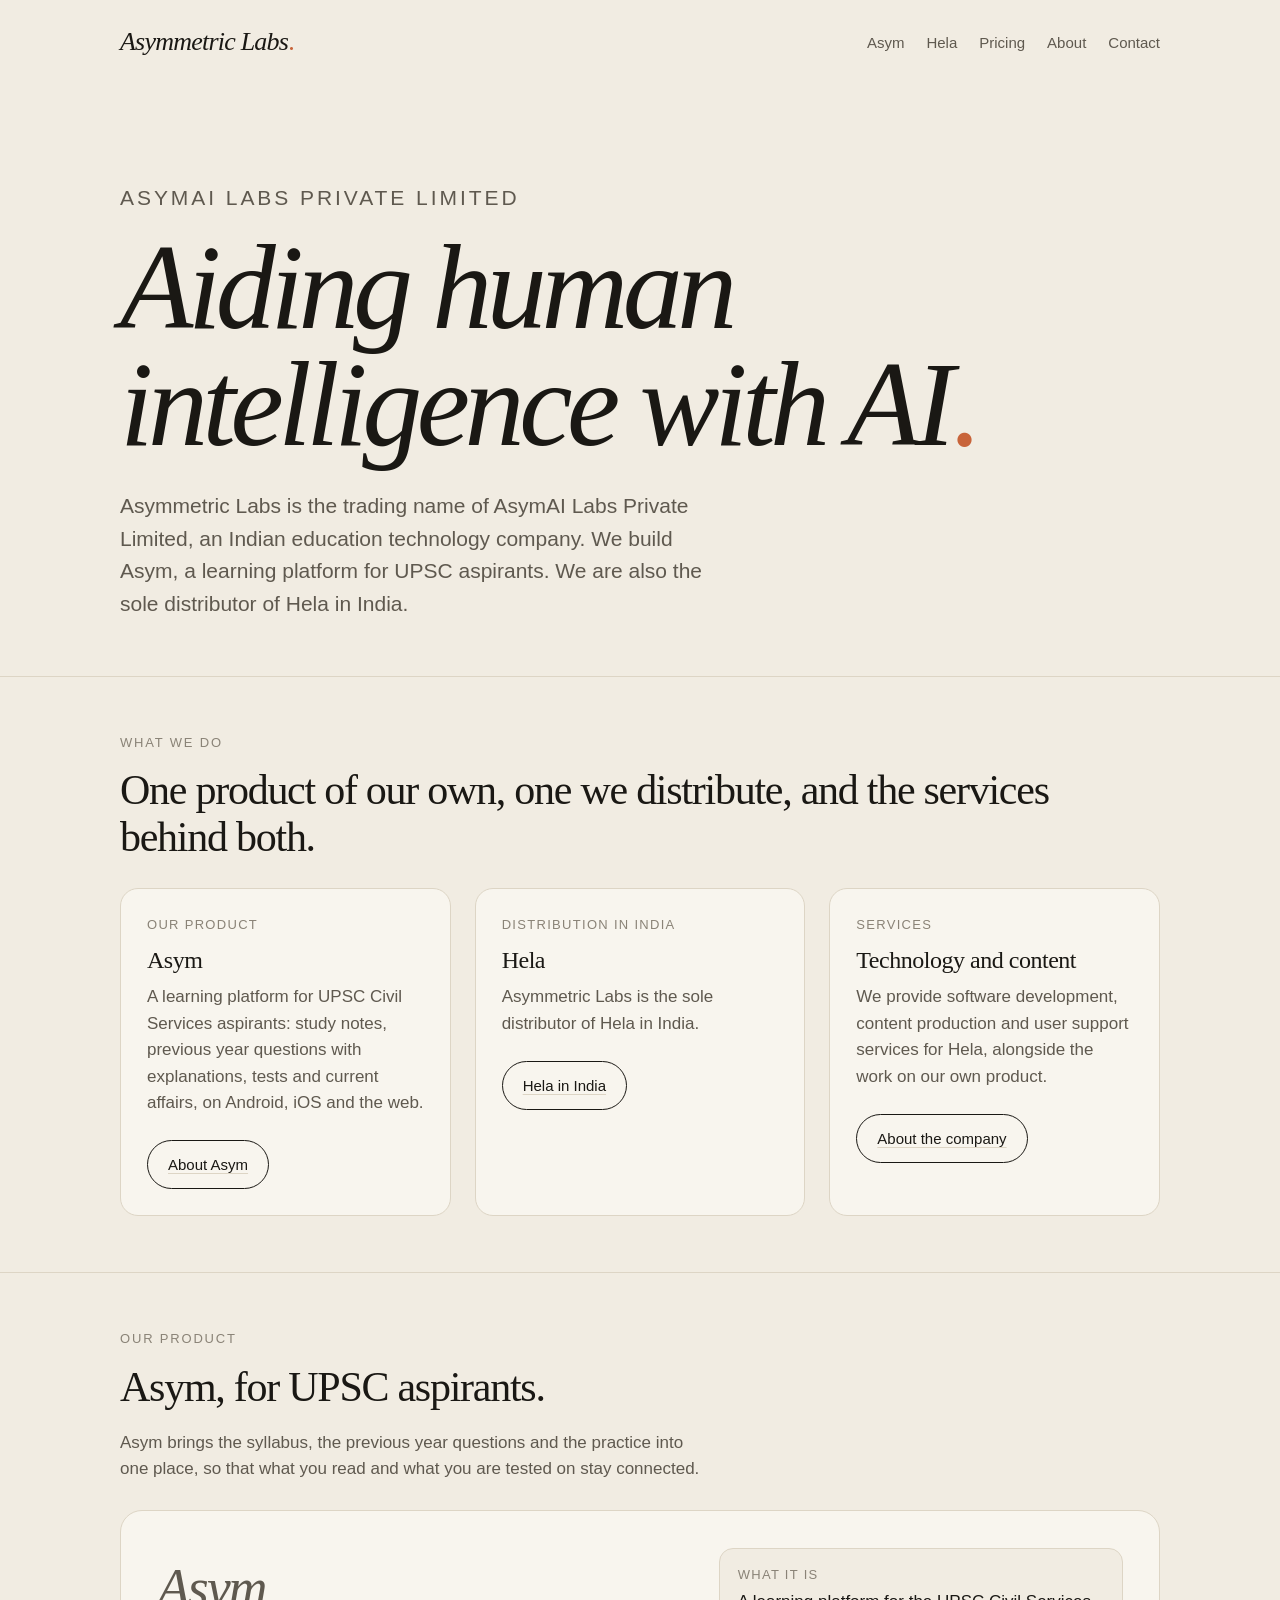
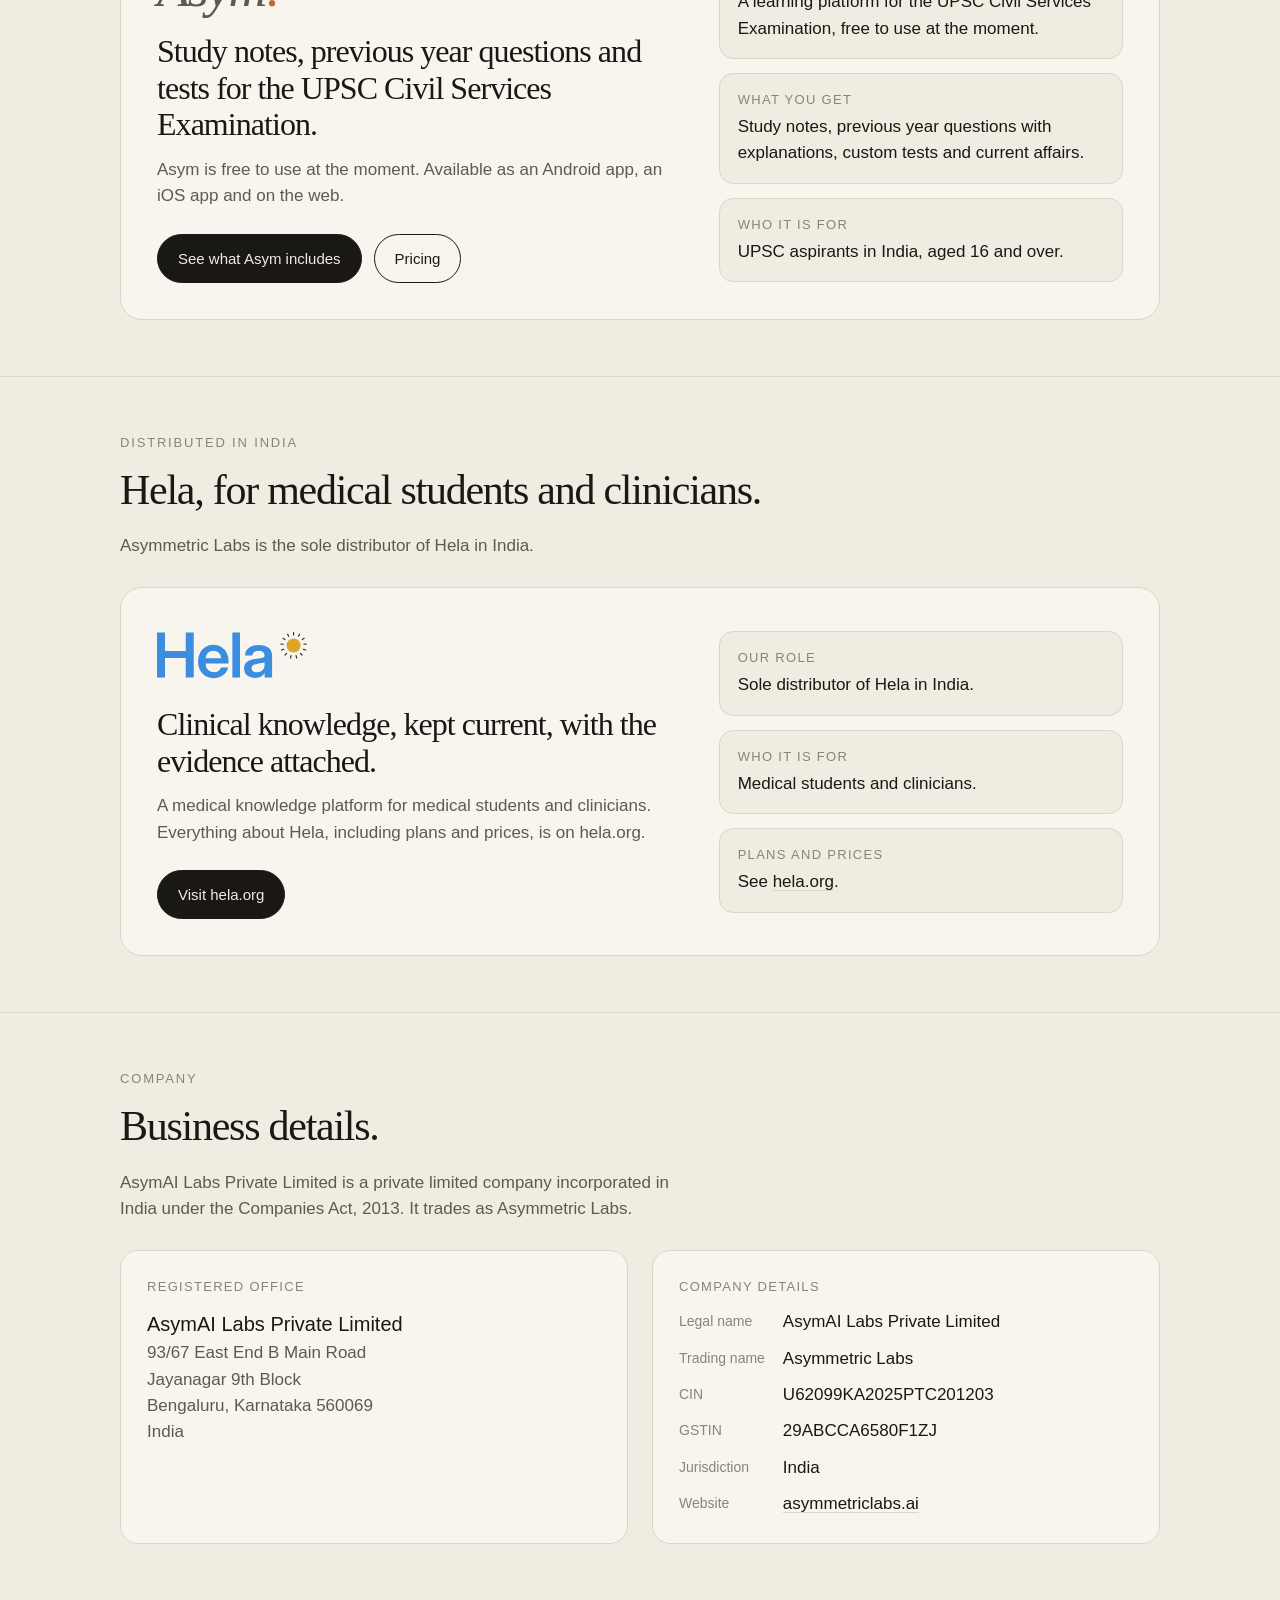
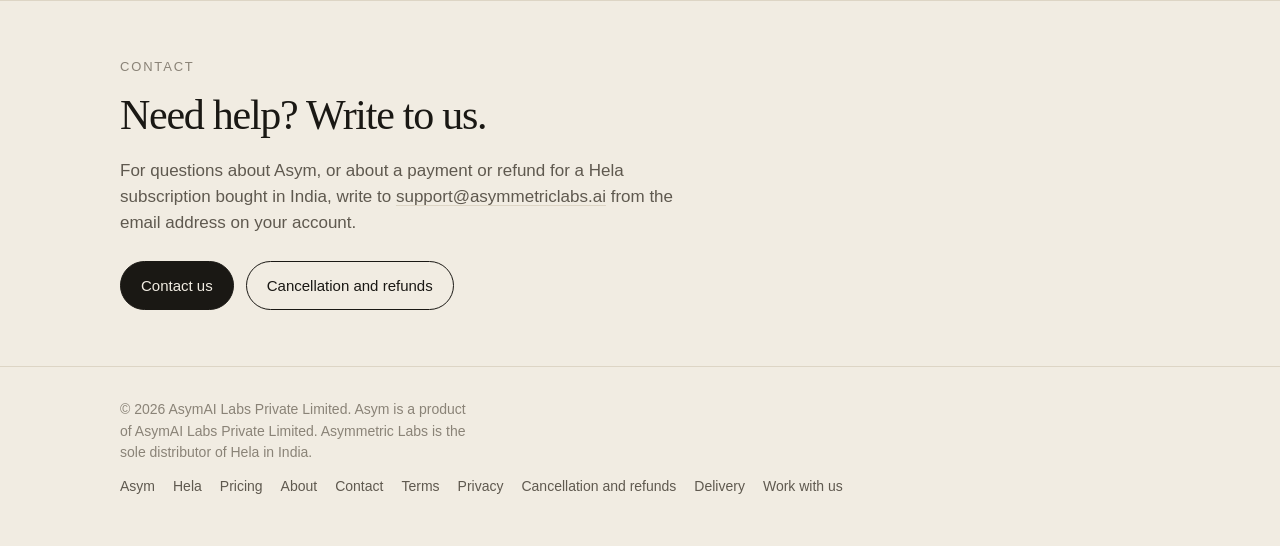
<file: index.html>
<!DOCTYPE html>
<html lang="en">
<head>
  <meta charset="utf-8">
  <meta name="viewport" content="width=device-width, initial-scale=1">
  <title>Asymmetric Labs — Makers of Asym, sole distributor of Hela in India</title>
  <meta name="description" content="AsymAI Labs Private Limited (Asymmetric Labs) builds Asym, a learning platform for UPSC aspirants, and is the sole distributor of Hela in India.">
  <link rel="canonical" href="https://asymmetriclabs.ai/">
  <meta property="og:title" content="Asymmetric Labs — Makers of Asym, sole distributor of Hela in India">
  <meta property="og:description" content="AsymAI Labs Private Limited (Asymmetric Labs) builds Asym, a learning platform for UPSC aspirants, and is the sole distributor of Hela in India.">
  <meta property="og:url" content="https://asymmetriclabs.ai/">
  <meta property="og:type" content="website">
  <link rel="icon" href="data:image/svg+xml,%3Csvg xmlns='http://www.w3.org/2000/svg' viewBox='0 0 64 64'%3E%3Ccircle cx='32' cy='32' r='32' fill='%231a1814'/%3E%3Ctext x='32' y='44' text-anchor='middle' font-family='Georgia,serif' font-style='italic' font-size='36' fill='%23f1ece2'%3Ea.%3C/text%3E%3C/svg%3E">
  <link rel="stylesheet" href="/assets/site.css">
</head>
<body>
  <header>
    <div class="wrap">
      <a class="mark" href="/" aria-label="Asymmetric Labs home">Asymmetric Labs<b>.</b></a>
      <nav aria-label="Primary"><a href="/asym/">Asym</a><a href="/hela/">Hela</a><a href="/pricing/">Pricing</a><a href="/about/">About</a><a href="/contact/">Contact</a></nav>
    </div>
  </header>

  <main>
    <div class="hero">
      <div class="wrap">
        <p class="eyebrow">AsymAI Labs Private Limited</p>
        <h1>Aiding human intelligence with AI<b>.</b></h1>
        <p>Asymmetric Labs is the trading name of AsymAI Labs Private Limited, an Indian education technology company. We build Asym, a learning platform for UPSC aspirants. We are also the sole distributor of Hela in India.</p>
      </div>
    </div>

    <section id="what-we-do">
      <div class="wrap">
        <p class="eyebrow">What we do</p>
        <h2>One product of our own, one we distribute, and the services behind both.</h2>
        <div class="cols three">
          <div class="card">
            <h3>Our product</h3>
            <h4>Asym</h4>
            <p>A learning platform for UPSC Civil Services aspirants: study notes, previous year questions with explanations, tests and current affairs, on Android, iOS and the web.</p>
            <div class="btns"><a class="btn" href="/asym/">About Asym</a></div>
          </div>
          <div class="card">
            <h3>Distribution in India</h3>
            <h4>Hela</h4>
            <p>Asymmetric Labs is the sole distributor of Hela in India.</p>
            <div class="btns"><a class="btn" href="/hela/">Hela in India</a></div>
          </div>
          <div class="card">
            <h3>Services</h3>
            <h4>Technology and content</h4>
            <p>We provide software development, content production and user support services for Hela, alongside the work on our own product.</p>
            <div class="btns"><a class="btn" href="/about/">About the company</a></div>
          </div>
        </div>
      </div>
    </section>

    <section id="asym">
      <div class="wrap">
        <p class="eyebrow">Our product</p>
        <h2>Asym, for UPSC aspirants.</h2>
        <p class="lede">Asym brings the syllabus, the previous year questions and the practice into one place, so that what you read and what you are tested on stay connected.</p>
        <div class="product">
          <div>
            <p class="wordmark">Asym<b>.</b></p>
            <h3>Study notes, previous year questions and tests for the UPSC Civil Services Examination.</h3>
            <p>Asym is free to use at the moment. Available as an Android app, an iOS app and on the web.</p>
            <div class="btns">
              <a class="btn primary" href="/asym/">See what Asym includes</a>
              <a class="btn" href="/pricing/">Pricing</a>
            </div>
          </div>
          <ul class="facts">
            <li><strong>What it is</strong>A learning platform for the UPSC Civil Services Examination, free to use at the moment.</li>
            <li><strong>What you get</strong>Study notes, previous year questions with explanations, custom tests and current affairs.</li>
            <li><strong>Who it is for</strong>UPSC aspirants in India, aged 16 and over.</li>
          </ul>
        </div>
      </div>
    </section>

    <section id="hela">
      <div class="wrap">
        <p class="eyebrow">Distributed in India</p>
        <h2>Hela, for medical students and clinicians.</h2>
        <p class="lede">Asymmetric Labs is the sole distributor of Hela in India.</p>
        <div class="product">
          <div>
            <svg class="logo" aria-label="Hela" role="img" xmlns="http://www.w3.org/2000/svg" viewBox="0 0 223.078 92"><path fill="#3B8DDF" d="M0 79.467V12.533H11.859V40.16H42.721V12.533H54.625V79.467H42.721V50.447H11.859V79.467Z M84.136 80.545Q77.038 80.545 71.828 77.355Q66.617 74.166 63.809 68.573Q61.001 62.98 61.001 55.793Q61.001 48.561 63.899 42.968Q66.796 37.375 71.917 34.163Q77.038 30.951 83.687 30.951Q90.515 30.951 95.636 34.096Q100.757 37.24 103.587 42.788Q106.417 48.336 106.417 55.613V58.713H72.097Q72.322 64.508 75.511 68.057Q78.701 71.605 84.406 71.605Q88.673 71.605 91.458 69.741Q94.244 67.877 95.232 64.822H105.833Q104.935 69.449 101.903 72.998Q98.871 76.547 94.288 78.546Q89.706 80.545 84.136 80.545ZM72.187 50.896H95.546Q95.007 45.82 91.885 42.878Q88.763 39.936 83.867 39.936Q78.925 39.936 75.848 42.878Q72.771 45.82 72.187 50.896Z M123.395 12.533V79.467H112.075V12.533Z M145.899 80.23Q138.801 80.23 134.152 76.659Q129.502 73.088 129.502 65.99Q129.502 60.6 132.13 57.657Q134.758 54.715 139.003 53.367Q143.248 52.02 148.145 51.525Q154.748 50.762 157.354 50.178Q159.959 49.594 159.959 47.168V46.809Q159.959 43.754 157.646 41.822Q155.332 39.891 151.289 39.891Q147.157 39.891 144.574 41.822Q141.99 43.754 141.766 46.764H130.85Q131.254 39.711 136.735 35.398Q142.215 31.086 151.514 31.086Q160.768 31.086 165.979 35.398Q171.19 39.711 171.19 47.123V79.467H160.049V72.773H159.869Q158.162 75.918 154.928 78.074Q151.694 80.23 145.899 80.23ZM148.684 71.83Q154.254 71.83 157.129 68.933Q160.004 66.035 160.004 61.902V56.781Q158.971 57.455 156.006 58.017Q153.041 58.578 149.537 59.117Q145.899 59.656 143.226 61.161Q140.553 62.666 140.553 65.9Q140.553 68.686 142.754 70.258Q144.955 71.83 148.684 71.83Z"/><g transform="translate(203.114 32.029) scale(1.102846)"><path fill="#2E2419" d="M0.76 -14.07L0.76 -17.34A0.76 0.76 0 0 0 -0.76 -17.34L-0.76 -14.07A0.76 0.76 0 0 0 0.76 -14.07ZM7.212 -12.105L8.731 -15.001A0.76 0.76 0 0 0 7.385 -15.707L5.866 -12.812A0.76 0.76 0 0 0 7.212 -12.105ZM12.011 -7.367L14.702 -9.225A0.76 0.76 0 0 0 13.839 -10.476L11.148 -8.618A0.76 0.76 0 0 0 12.011 -7.367ZM14.059 -0.941L17.305 -1.336A0.76 0.76 0 0 0 17.122 -2.845L13.876 -2.45A0.76 0.76 0 0 0 14.059 -0.941ZM12.886 5.7L15.944 6.859A0.76 0.76 0 0 0 16.483 5.438L13.425 4.279A0.76 0.76 0 0 0 12.886 5.7ZM8.761 11.036L10.93 13.483A0.76 0.76 0 0 0 12.067 12.475L9.899 10.028A0.76 0.76 0 0 0 8.761 11.036ZM2.629 13.843L3.412 17.018A0.76 0.76 0 0 0 4.888 16.654L4.105 13.479A0.76 0.76 0 0 0 2.629 13.843ZM-4.105 13.479L-4.888 16.654A0.76 0.76 0 0 0 -3.412 17.018L-2.629 13.843A0.76 0.76 0 0 0 -4.105 13.479ZM-9.899 10.028L-12.067 12.475A0.76 0.76 0 0 0 -10.93 13.483L-8.761 11.036A0.76 0.76 0 0 0 -9.899 10.028ZM-13.425 4.279L-16.483 5.438A0.76 0.76 0 0 0 -15.944 6.859L-12.886 5.7A0.76 0.76 0 0 0 -13.425 4.279ZM-13.876 -2.45L-17.122 -2.845A0.76 0.76 0 0 0 -17.305 -1.336L-14.059 -0.941A0.76 0.76 0 0 0 -13.876 -2.45ZM-11.148 -8.618L-13.839 -10.476A0.76 0.76 0 0 0 -14.702 -9.225L-12.011 -7.367A0.76 0.76 0 0 0 -11.148 -8.618ZM-5.866 -12.812L-7.385 -15.707A0.76 0.76 0 0 0 -8.731 -15.001L-7.212 -12.105A0.76 0.76 0 0 0 -5.866 -12.812Z"/><circle fill="#E0A526" cx="0" cy="0" r="9.5"/></g></svg>
            <h3>Clinical knowledge, kept current, with the evidence attached.</h3>
            <p>A medical knowledge platform for medical students and clinicians. Everything about Hela, including plans and prices, is on hela.org.</p>
            <div class="btns">
              <a class="btn primary" href="https://hela.org" rel="noopener">Visit hela.org</a>
            </div>
          </div>
          <ul class="facts">
            <li><strong>Our role</strong>Sole distributor of Hela in India.</li>
            <li><strong>Who it is for</strong>Medical students and clinicians.</li>
            <li><strong>Plans and prices</strong>See <a href="https://hela.org" rel="noopener">hela.org</a>.</li>
          </ul>
        </div>
      </div>
    </section>

    <section id="company">
      <div class="wrap">
        <p class="eyebrow">Company</p>
        <h2>Business details.</h2>
        <p class="lede">AsymAI Labs Private Limited is a private limited company incorporated in India under the Companies Act, 2013. It trades as Asymmetric Labs.</p>
        <div class="cols">
          <div class="card">
            <h3>Registered office</h3>
            <address>
              <span class="big">AsymAI Labs Private Limited</span><br>
              93/67 East End B Main Road<br>Jayanagar 9th Block<br>Bengaluru, Karnataka 560069<br>India
            </address>
          </div>
          <div class="card">
            <h3>Company details</h3>
            <dl><dt>Legal name</dt><dd>AsymAI Labs Private Limited</dd><dt>Trading name</dt><dd>Asymmetric Labs</dd><dt>CIN</dt><dd>U62099KA2025PTC201203</dd><dt>GSTIN</dt><dd>29ABCCA6580F1ZJ</dd><dt>Jurisdiction</dt><dd>India</dd><dt>Website</dt><dd><a href="/">asymmetriclabs.ai</a></dd></dl>
          </div>
        </div>
      </div>
    </section>

    <section id="contact">
      <div class="wrap">
        <p class="eyebrow">Contact</p>
        <h2>Need help? Write to us.</h2>
        <p class="lede">For questions about Asym, or about a payment or refund for a Hela subscription bought in India, write to <a href="mailto:support@asymmetriclabs.ai">support@asymmetriclabs.ai</a> from the email address on your account.</p>
        <div class="btns">
          <a class="btn primary" href="/contact/">Contact us</a>
          <a class="btn" href="/refunds/">Cancellation and refunds</a>
        </div>
      </div>
    </section>
  </main>

  <footer>
    <div class="wrap">
      <p class="legal">© 2026 AsymAI Labs Private Limited. Asym is a product of AsymAI Labs Private Limited. Asymmetric Labs is the sole distributor of Hela in India.</p>
      <nav aria-label="Footer"><a href="/asym/">Asym</a><a href="/hela/">Hela</a><a href="/pricing/">Pricing</a><a href="/about/">About</a><a href="/contact/">Contact</a><a href="/terms/">Terms</a><a href="/privacy/">Privacy</a><a href="/refunds/">Cancellation and refunds</a><a href="/delivery/">Delivery</a><a href="/apply-for-editor/">Work with us</a></nav>
    </div>
  </footer>
</body>
</html>
</file>
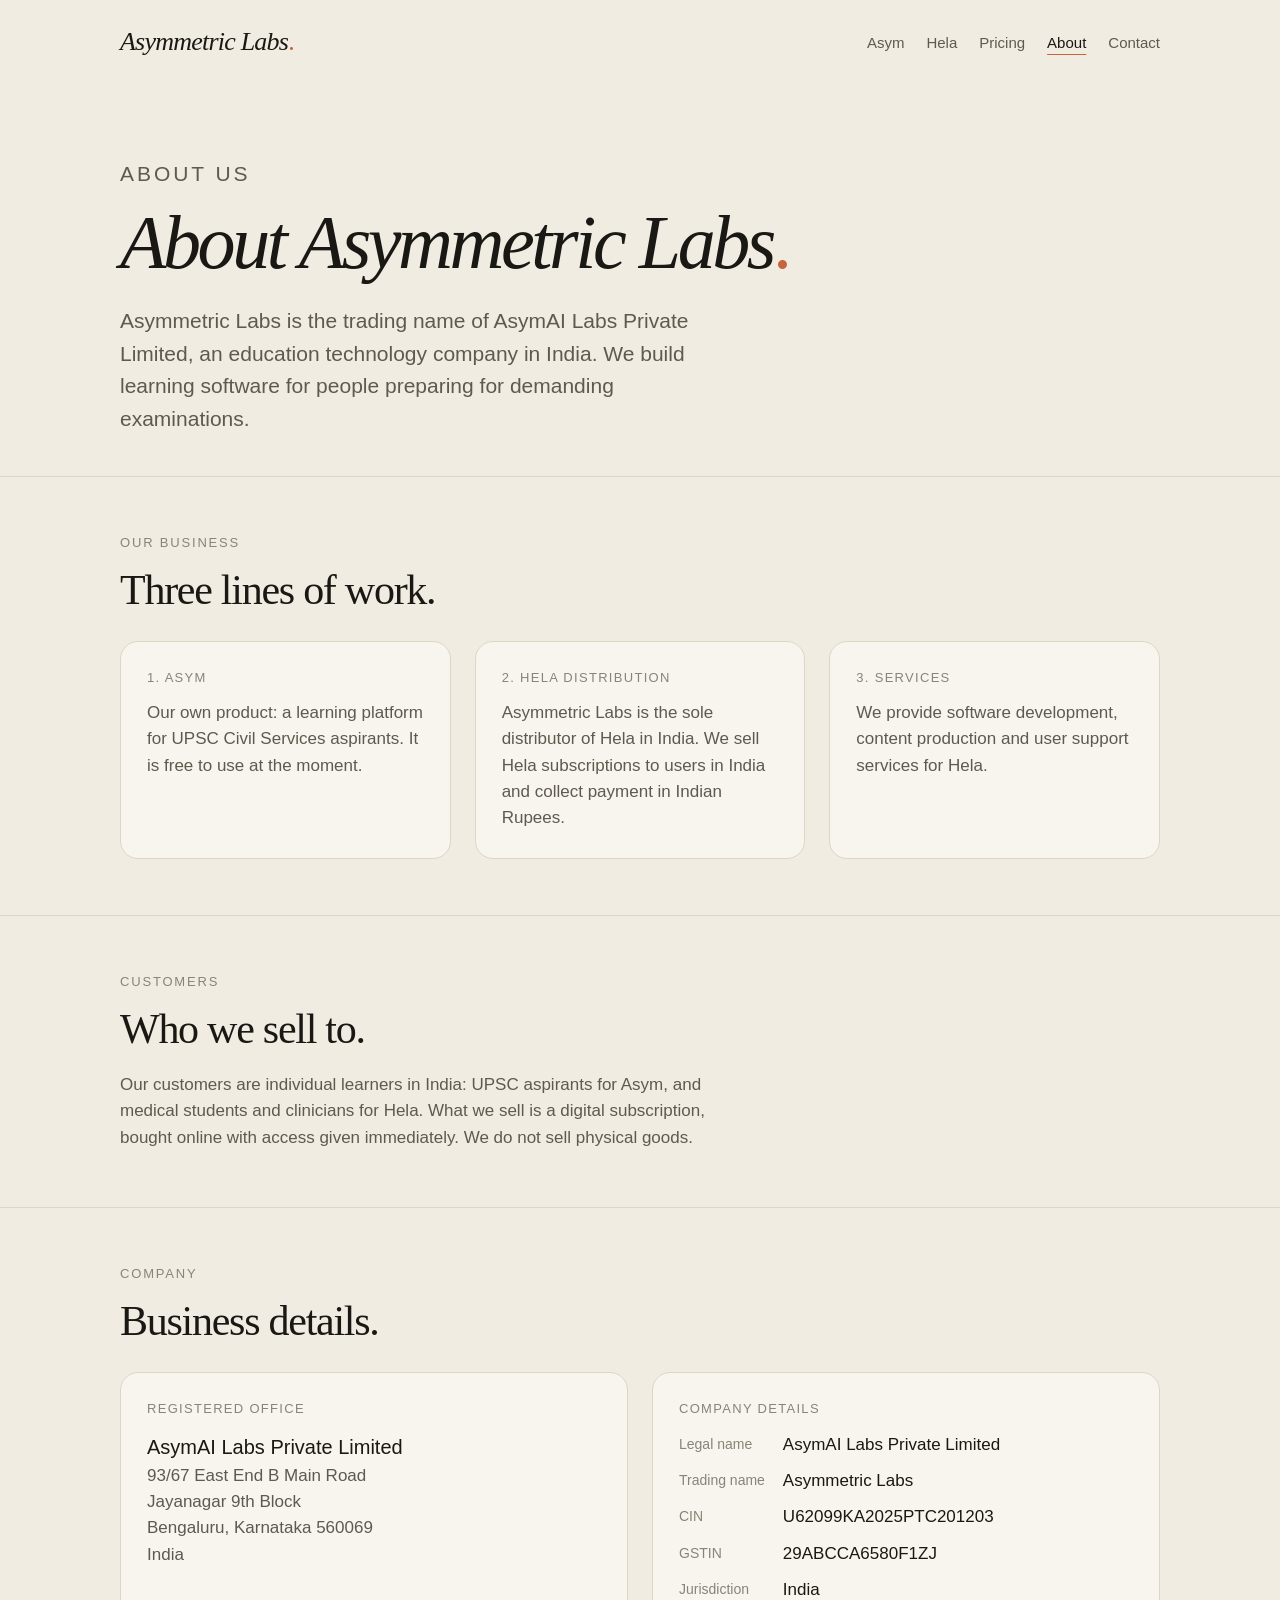
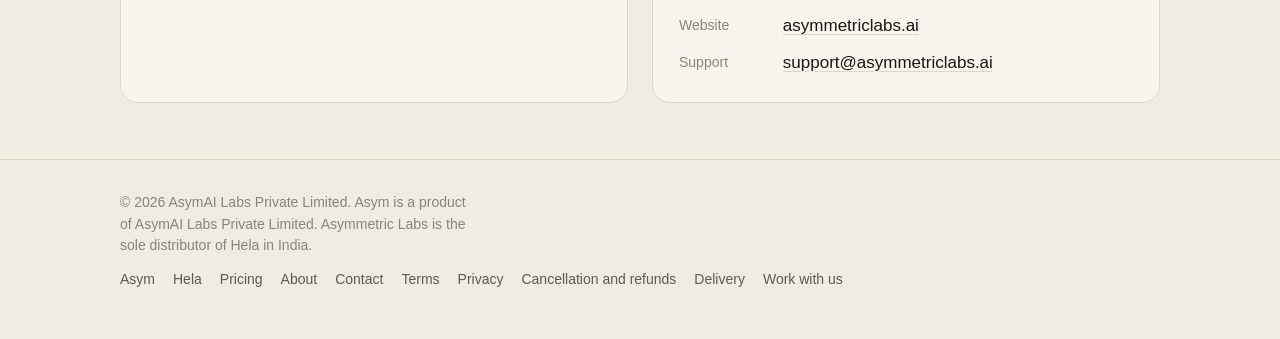
<file: about/index.html>
<!DOCTYPE html>
<html lang="en">
<head>
  <meta charset="utf-8">
  <meta name="viewport" content="width=device-width, initial-scale=1">
  <title>About — Asymmetric Labs</title>
  <meta name="description" content="About AsymAI Labs Private Limited (Asymmetric Labs): maker of Asym and sole distributor of Hela in India.">
  <link rel="canonical" href="https://asymmetriclabs.ai/about/">
  <meta property="og:title" content="About — Asymmetric Labs">
  <meta property="og:description" content="About AsymAI Labs Private Limited (Asymmetric Labs): maker of Asym and sole distributor of Hela in India.">
  <meta property="og:url" content="https://asymmetriclabs.ai/about/">
  <meta property="og:type" content="website">
  <link rel="icon" href="data:image/svg+xml,%3Csvg xmlns='http://www.w3.org/2000/svg' viewBox='0 0 64 64'%3E%3Ccircle cx='32' cy='32' r='32' fill='%231a1814'/%3E%3Ctext x='32' y='44' text-anchor='middle' font-family='Georgia,serif' font-style='italic' font-size='36' fill='%23f1ece2'%3Ea.%3C/text%3E%3C/svg%3E">
  <link rel="stylesheet" href="/assets/site.css">
</head>
<body>
  <header>
    <div class="wrap">
      <a class="mark" href="/" aria-label="Asymmetric Labs home">Asymmetric Labs<b>.</b></a>
      <nav aria-label="Primary"><a href="/asym/">Asym</a><a href="/hela/">Hela</a><a href="/pricing/">Pricing</a><a href="/about/" aria-current="page">About</a><a href="/contact/">Contact</a></nav>
    </div>
  </header>

  <main>
    <div class="hero small">
      <div class="wrap">
        <p class="eyebrow">About us</p>
        <h1>About Asymmetric Labs<b>.</b></h1>
        <p>Asymmetric Labs is the trading name of AsymAI Labs Private Limited, an education technology company in India. We build learning software for people preparing for demanding examinations.</p>
      </div>
    </div>

    <section>
      <div class="wrap">
        <p class="eyebrow">Our business</p>
        <h2>Three lines of work.</h2>
        <div class="cols three">
          <div class="card">
            <h3>1. Asym</h3>
            <p>Our own product: a learning platform for UPSC Civil Services aspirants. It is free to use at the moment.</p>
          </div>
          <div class="card">
            <h3>2. Hela distribution</h3>
            <p>Asymmetric Labs is the sole distributor of Hela in India. We sell Hela subscriptions to users in India and collect payment in Indian Rupees.</p>
          </div>
          <div class="card">
            <h3>3. Services</h3>
            <p>We provide software development, content production and user support services for Hela.</p>
          </div>
        </div>
      </div>
    </section>

    <section>
      <div class="wrap">
        <p class="eyebrow">Customers</p>
        <h2>Who we sell to.</h2>
        <p class="lede">Our customers are individual learners in India: UPSC aspirants for Asym, and medical students and clinicians for Hela. What we sell is a digital subscription, bought online with access given immediately. We do not sell physical goods.</p>
      </div>
    </section>

    <section>
      <div class="wrap">
        <p class="eyebrow">Company</p>
        <h2>Business details.</h2>
        <div class="cols">
          <div class="card">
            <h3>Registered office</h3>
            <address>
              <span class="big">AsymAI Labs Private Limited</span><br>
              93/67 East End B Main Road<br>Jayanagar 9th Block<br>Bengaluru, Karnataka 560069<br>India
            </address>
          </div>
          <div class="card">
            <h3>Company details</h3>
            <dl><dt>Legal name</dt><dd>AsymAI Labs Private Limited</dd><dt>Trading name</dt><dd>Asymmetric Labs</dd><dt>CIN</dt><dd>U62099KA2025PTC201203</dd><dt>GSTIN</dt><dd>29ABCCA6580F1ZJ</dd><dt>Jurisdiction</dt><dd>India</dd><dt>Website</dt><dd><a href="/">asymmetriclabs.ai</a></dd><dt>Support</dt><dd><a href="mailto:support@asymmetriclabs.ai">support@asymmetriclabs.ai</a></dd></dl>
          </div>
        </div>
      </div>
    </section>
  </main>

  <footer>
    <div class="wrap">
      <p class="legal">© 2026 AsymAI Labs Private Limited. Asym is a product of AsymAI Labs Private Limited. Asymmetric Labs is the sole distributor of Hela in India.</p>
      <nav aria-label="Footer"><a href="/asym/">Asym</a><a href="/hela/">Hela</a><a href="/pricing/">Pricing</a><a href="/about/">About</a><a href="/contact/">Contact</a><a href="/terms/">Terms</a><a href="/privacy/">Privacy</a><a href="/refunds/">Cancellation and refunds</a><a href="/delivery/">Delivery</a><a href="/apply-for-editor/">Work with us</a></nav>
    </div>
  </footer>
</body>
</html>
</file>
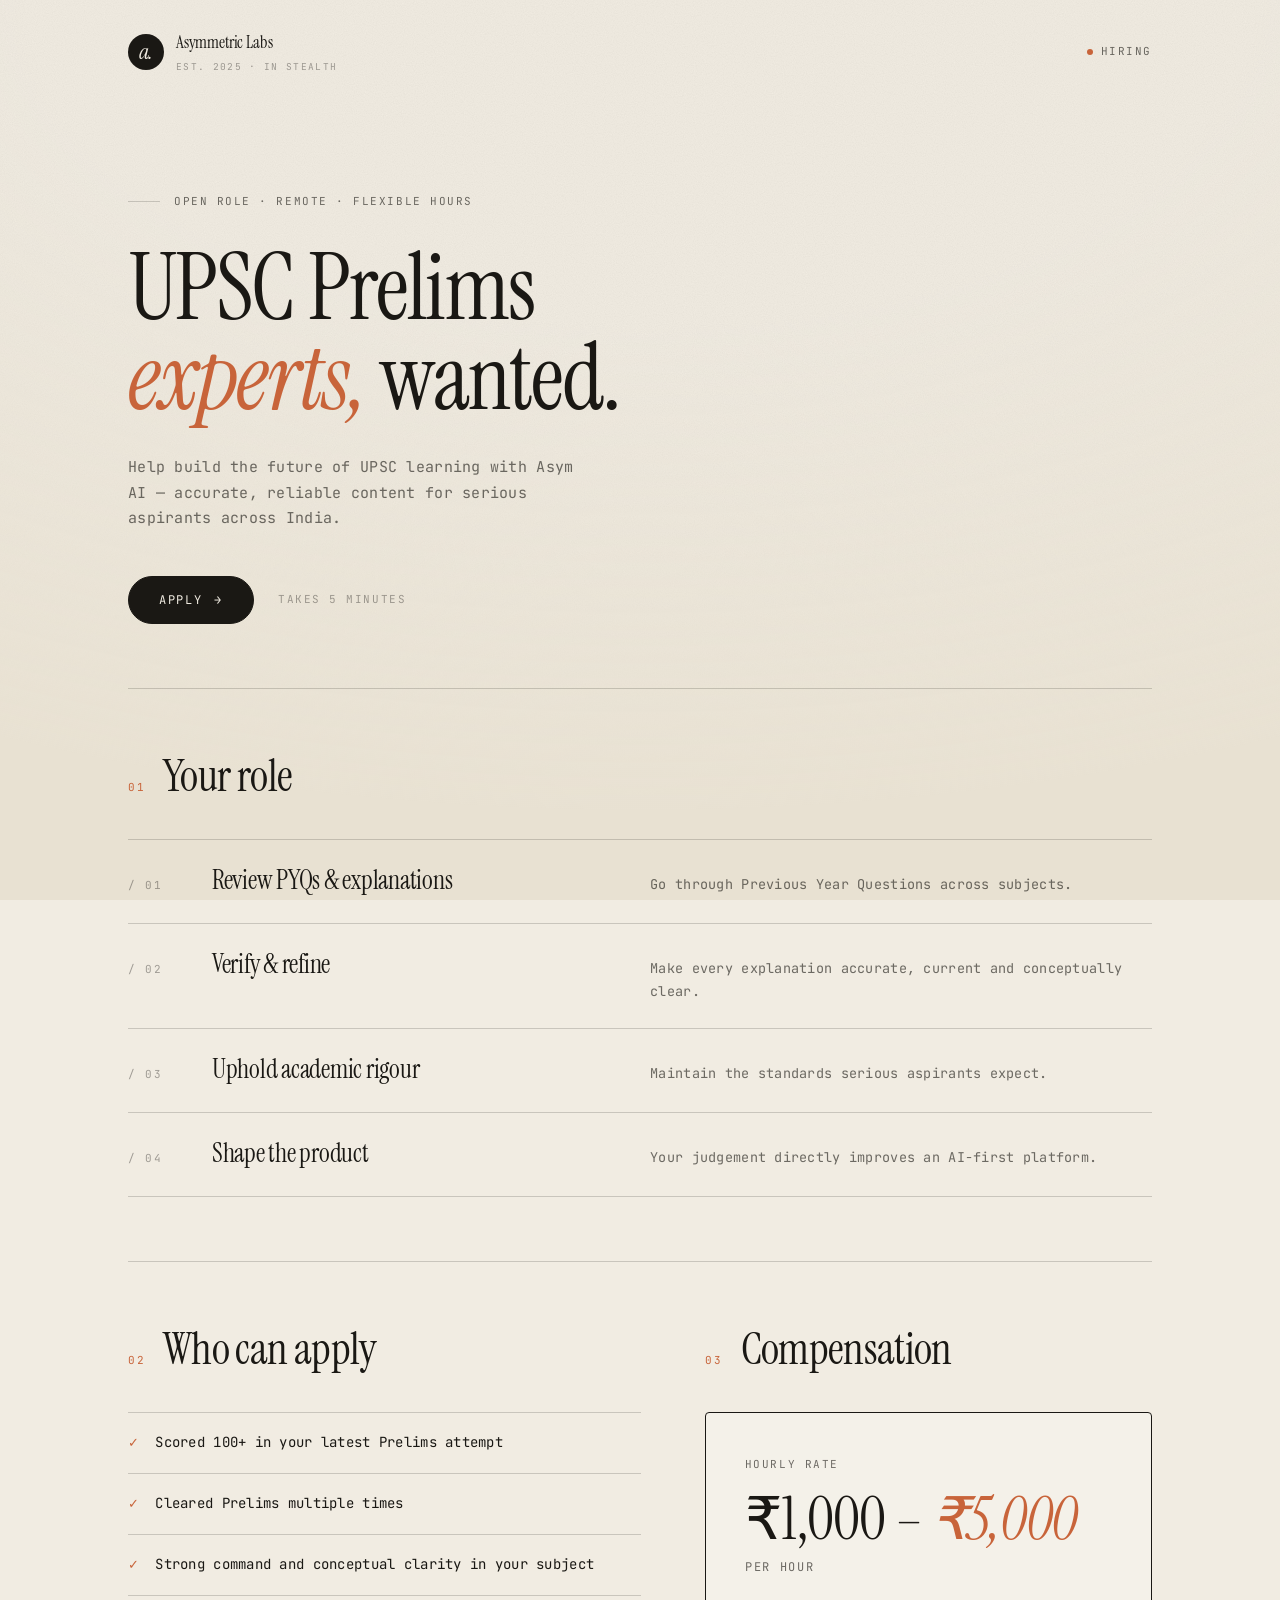
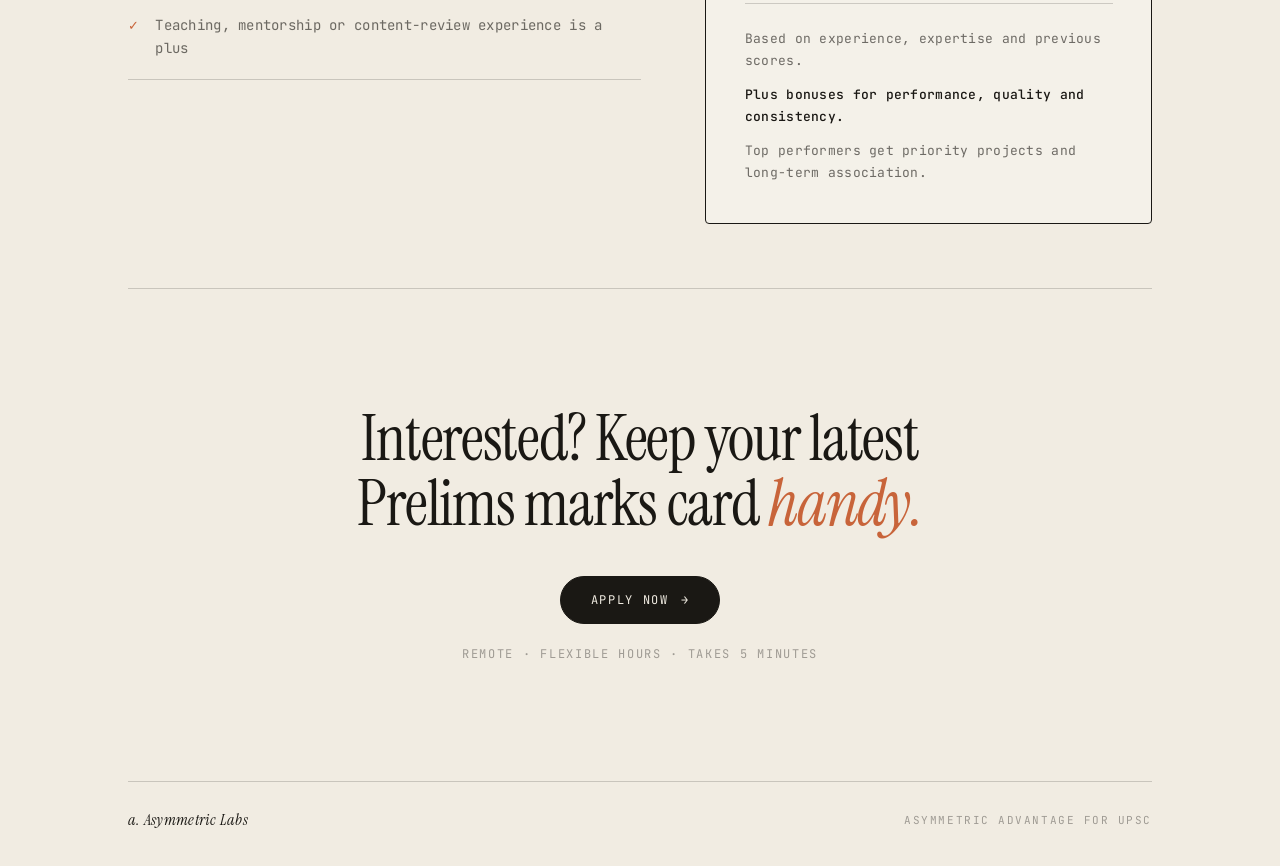
<file: apply-for-editor/index.html>
<!DOCTYPE html>
<html lang="en">
<head>
  <meta charset="utf-8">
  <meta name="viewport" content="width=device-width, initial-scale=1">
  <title>UPSC Prelims Experts — Asymmetric Labs</title>
  <meta name="description" content="Asymmetric Labs is hiring UPSC Prelims experts. Remote, flexible hours, ₹1,000–₹5,000 per hour. Help build accurate, reliable content for serious aspirants across India.">
  <meta property="og:title" content="UPSC Prelims Experts Wanted — Asymmetric Labs">
  <meta property="og:description" content="Remote · Flexible hours · ₹1,000–₹5,000 per hour. Review PYQs, verify explanations, and shape an AI-first UPSC platform.">
  <meta property="og:type" content="website">
  <link rel="icon" href="data:image/svg+xml,%3Csvg xmlns='http://www.w3.org/2000/svg' viewBox='0 0 64 64'%3E%3Ccircle cx='32' cy='32' r='32' fill='%231a1814'/%3E%3Ctext x='32' y='44' text-anchor='middle' font-family='Georgia,serif' font-style='italic' font-size='36' fill='%23f1ece2'%3Ea.%3C/text%3E%3C/svg%3E">

  <link rel="preconnect" href="https://fonts.googleapis.com">
  <link rel="preconnect" href="https://fonts.gstatic.com" crossorigin>
  <link rel="preconnect" href="https://embed.typeform.com">
  <link href="https://fonts.googleapis.com/css2?family=Instrument+Serif:ital@0;1&family=JetBrains+Mono:wght@400;500&display=swap" rel="stylesheet">
  <link rel="stylesheet" href="https://embed.typeform.com/next/css/popup.css">

  <style>
    :root {
      --bg: #f1ece2;
      --bg-deep: #e8e1d2;
      --ink: #1a1814;
      --ink-soft: rgba(26, 24, 20, 0.62);
      --ink-faint: rgba(26, 24, 20, 0.38);
      --accent: #c8643a;
      --accent-2: #3a4a3a;
      --rule: rgba(26, 24, 20, 0.18);
      --serif: 'Instrument Serif', 'Times New Roman', serif;
      --mono: 'JetBrains Mono', ui-monospace, Menlo, monospace;
      --space-section: clamp(72px, 6vw + 40px, 128px);
      --pad-x: clamp(20px, 4vw, 48px);
    }

    * { margin: 0; padding: 0; box-sizing: border-box; }

    html { scroll-behavior: smooth; }
    @media (prefers-reduced-motion: reduce) {
      html { scroll-behavior: auto; }
      *, *::before, *::after { animation: none !important; transition: none !important; }
    }

    body {
      background: var(--bg);
      color: var(--ink);
      font-family: var(--mono);
      font-size: 14px;
      letter-spacing: 0.02em;
      line-height: 1.7;
      -webkit-font-smoothing: antialiased;
      text-rendering: optimizeLegibility;
      position: relative;
    }

    ::selection { background: var(--accent); color: var(--bg); }

    /* Grain + vignette atmosphere, matching the main site */
    .atmosphere {
      position: fixed;
      inset: 0;
      pointer-events: none;
      z-index: 0;
    }
    .atmosphere::after {
      content: "";
      position: absolute;
      inset: 0;
      background: radial-gradient(120% 90% at 50% 0%, transparent 40%, var(--bg-deep) 100%);
    }

    .page {
      position: relative;
      z-index: 1;
      max-width: 1120px;
      margin: 0 auto;
      padding: 28px var(--pad-x) 0;
    }

    .mono-label {
      font-family: var(--mono);
      font-size: 11px;
      letter-spacing: 0.14em;
      text-transform: uppercase;
    }

    a { color: inherit; }

    /* ── Header ── */
    header {
      display: flex;
      align-items: center;
      justify-content: space-between;
      gap: 16px;
    }
    .brand {
      display: flex;
      align-items: center;
      gap: 12px;
      text-decoration: none;
    }
    .brand-mark {
      width: 36px;
      height: 36px;
      border-radius: 50%;
      background: var(--ink);
      color: var(--bg);
      display: flex;
      align-items: center;
      justify-content: center;
      font-family: var(--serif);
      font-style: italic;
      font-size: 22px;
      letter-spacing: -0.04em;
      padding-bottom: 4px;
    }
    .brand-name {
      display: flex;
      flex-direction: column;
      gap: 2px;
    }
    .brand-name strong {
      font-family: var(--serif);
      font-weight: 400;
      font-size: 17px;
      letter-spacing: -0.01em;
    }
    .brand-name .mono-label { color: var(--ink-faint); font-size: 9.5px; }

    .status { color: var(--ink-soft); display: flex; align-items: center; gap: 8px; }
    .status i {
      width: 6px;
      height: 6px;
      border-radius: 50%;
      background: var(--accent);
      animation: pulse 2.4s ease-in-out infinite;
    }
    @keyframes pulse {
      0%, 100% { opacity: 1; transform: scale(1); }
      50% { opacity: 0.5; transform: scale(0.85); }
    }

    /* ── Hero ── */
    .hero {
      padding: var(--space-section) 0 clamp(56px, 5vw, 88px);
      border-bottom: 1px solid var(--rule);
    }
    .eyebrow {
      display: flex;
      align-items: center;
      gap: 14px;
      color: var(--ink-soft);
      margin-bottom: 32px;
    }
    .eyebrow::before {
      content: "";
      display: inline-block;
      width: 32px;
      height: 1px;
      background: var(--rule);
    }
    h1 {
      font-family: var(--serif);
      font-weight: 400;
      font-size: clamp(44px, 7.2vw, 104px);
      line-height: 0.98;
      letter-spacing: -0.02em;
      text-wrap: balance;
      max-width: 12ch;
    }
    h1 em { font-style: italic; color: var(--accent); }

    .hero-sub {
      margin-top: 32px;
      max-width: 52ch;
      color: var(--ink-soft);
      font-size: 15px;
    }

    .hero-cta {
      margin-top: 44px;
      display: flex;
      align-items: center;
      gap: 24px;
      flex-wrap: wrap;
    }
    .hero-meta { color: var(--ink-faint); }

    /* ── Apply button ── */
    .apply-btn {
      appearance: none;
      display: inline-flex;
      align-items: center;
      gap: 12px;
      padding: 15px 30px;
      border: 1px solid var(--ink);
      border-radius: 999px;
      background: var(--ink);
      color: var(--bg);
      font-family: var(--mono);
      font-size: 12px;
      letter-spacing: 0.14em;
      text-transform: uppercase;
      cursor: pointer;
      transition: background 180ms ease, color 180ms ease, transform 180ms ease;
    }
    .apply-btn span { transition: transform 180ms ease; }
    .apply-btn:hover { background: transparent; color: var(--ink); }
    .apply-btn:hover span { transform: translateX(3px); }
    .apply-btn:active { transform: translateY(1px); }
    .apply-btn:focus-visible { outline: 2px solid var(--accent); outline-offset: 3px; }

    /* ── Sections ── */
    section { padding: clamp(56px, 5vw, 88px) 0; border-bottom: 1px solid var(--rule); }

    .section-head {
      display: flex;
      align-items: baseline;
      gap: 18px;
      margin-bottom: clamp(32px, 3vw, 48px);
    }
    .section-head .index { color: var(--accent); }
    .section-head h2 {
      font-family: var(--serif);
      font-weight: 400;
      font-size: clamp(28px, 3.4vw, 44px);
      letter-spacing: -0.015em;
      line-height: 1.1;
    }

    /* Role list — editorial numbered rows */
    .role-list { list-style: none; }
    .role-list li {
      display: grid;
      grid-template-columns: 64px 1fr 1.2fr;
      gap: 20px;
      padding: 26px 0;
      border-top: 1px solid var(--rule);
      align-items: baseline;
    }
    .role-list li:last-child { border-bottom: 1px solid var(--rule); }
    .role-list .num { color: var(--ink-faint); font-size: 11px; letter-spacing: 0.14em; }
    .role-list h3 {
      font-family: var(--serif);
      font-weight: 400;
      font-size: clamp(20px, 2vw, 26px);
      letter-spacing: -0.01em;
      line-height: 1.2;
    }
    .role-list p { color: var(--ink-soft); font-size: 13.5px; }

    /* Two-column band: who can apply + compensation */
    .band {
      display: grid;
      grid-template-columns: 1.15fr 1fr;
      gap: clamp(40px, 5vw, 88px);
      align-items: start;
    }

    .criteria { list-style: none; display: flex; flex-direction: column; }
    .criteria li {
      display: flex;
      gap: 16px;
      padding: 18px 0;
      border-top: 1px solid var(--rule);
      align-items: baseline;
      font-size: 14px;
    }
    .criteria li:last-child { border-bottom: 1px solid var(--rule); }
    .criteria .tick {
      flex: none;
      color: var(--accent);
      font-size: 13px;
    }
    .criteria .plus-note { color: var(--ink-soft); }

    .comp-card {
      border: 1px solid var(--ink);
      border-radius: 4px;
      padding: clamp(28px, 3vw, 40px);
      position: relative;
      background: rgba(255, 255, 255, 0.25);
    }
    .comp-card .mono-label { color: var(--ink-soft); }
    .comp-card .comp-rate {
      font-family: var(--serif);
      font-size: clamp(40px, 4.6vw, 60px);
      color: var(--ink);
      line-height: 1.05;
      letter-spacing: -0.02em;
      margin: 14px 0 4px;
    }
    .comp-rate em { font-style: italic; color: var(--accent); }
    .comp-unit { color: var(--ink-soft); font-size: 12px; letter-spacing: 0.14em; text-transform: uppercase; }
    .comp-card hr { border: 0; border-top: 1px solid var(--rule); margin: 24px 0; }
    .comp-card p { color: var(--ink-soft); font-size: 13px; }
    .comp-card p + p { margin-top: 12px; }
    .comp-card p strong { color: var(--ink); font-weight: 500; }

    /* ── Final CTA ── */
    .final {
      padding: var(--space-section) 0;
      text-align: center;
      border-bottom: none;
    }
    .final h2 {
      font-family: var(--serif);
      font-weight: 400;
      font-size: clamp(36px, 5vw, 68px);
      letter-spacing: -0.02em;
      line-height: 1.02;
      text-wrap: balance;
    }
    .final h2 em { font-style: italic; color: var(--accent); }
    .final .apply-btn { margin-top: 40px; }
    .final .hint { margin-top: 20px; color: var(--ink-faint); font-size: 12px; }

    /* ── Footer ── */
    footer {
      display: flex;
      align-items: center;
      justify-content: space-between;
      gap: 16px;
      padding: 24px 0 32px;
      border-top: 1px solid var(--rule);
      color: var(--ink-faint);
    }
    footer .wordmark {
      font-family: var(--serif);
      font-style: italic;
      font-size: 16px;
      color: var(--ink);
      text-decoration: none;
    }

    /* ── Responsive ── */
    @media (max-width: 860px) {
      .band { grid-template-columns: 1fr; }
      .role-list li { grid-template-columns: 44px 1fr; }
      .role-list p { grid-column: 2; }
    }
    @media (max-width: 480px) {
      .role-list li { grid-template-columns: 1fr; gap: 8px; }
      .role-list p { grid-column: 1; }
      .status { display: none; }
    }
  </style>
</head>
<body>
  <div class="atmosphere" aria-hidden="true">
    <svg width="100%" height="100%" style="position:absolute;inset:0">
      <filter id="grain">
        <feTurbulence type="fractalNoise" baseFrequency="0.9" numOctaves="2" seed="3"></feTurbulence>
        <feColorMatrix values="0 0 0 0 0  0 0 0 0 0  0 0 0 0 0  0 0 0 0.05 0"></feColorMatrix>
      </filter>
      <rect width="100%" height="100%" filter="url(#grain)" opacity="0.8"></rect>
    </svg>
  </div>

  <div class="page">
    <header>
      <a class="brand" href="/">
        <span class="brand-mark" aria-hidden="true"><span style="transform:translateY(2px)">a.</span></span>
        <span class="brand-name">
          <strong>Asymmetric Labs</strong>
          <span class="mono-label">EST. 2025 · IN STEALTH</span>
        </span>
      </a>
      <span class="status mono-label"><i aria-hidden="true"></i>Hiring</span>
    </header>

    <main>
      <!-- ── Hero ── -->
      <section class="hero" aria-labelledby="hero-heading">
        <p class="eyebrow mono-label">Open role · Remote · Flexible hours</p>
        <h1 id="hero-heading">UPSC Prelims <em>experts,</em> wanted.</h1>
        <p class="hero-sub">
          Help build the future of UPSC learning with Asym AI — accurate,
          reliable content for serious aspirants across India.
        </p>
        <div class="hero-cta">
          <button type="button" class="apply-btn" data-apply>
            Apply
            <span aria-hidden="true">→</span>
          </button>
          <span class="hero-meta mono-label">Takes 5 minutes</span>
        </div>
      </section>

      <!-- ── The role ── -->
      <section aria-labelledby="role-heading">
        <div class="section-head">
          <span class="index mono-label">01</span>
          <h2 id="role-heading">Your role</h2>
        </div>
        <ul class="role-list">
          <li>
            <span class="num" aria-hidden="true">/ 01</span>
            <h3>Review PYQs &amp; explanations</h3>
            <p>Go through Previous Year Questions across subjects.</p>
          </li>
          <li>
            <span class="num" aria-hidden="true">/ 02</span>
            <h3>Verify &amp; refine</h3>
            <p>Make every explanation accurate, current and conceptually clear.</p>
          </li>
          <li>
            <span class="num" aria-hidden="true">/ 03</span>
            <h3>Uphold academic rigour</h3>
            <p>Maintain the standards serious aspirants expect.</p>
          </li>
          <li>
            <span class="num" aria-hidden="true">/ 04</span>
            <h3>Shape the product</h3>
            <p>Your judgement directly improves an AI-first platform.</p>
          </li>
        </ul>
      </section>

      <!-- ── Who can apply + compensation ── -->
      <section aria-labelledby="apply-heading">
        <div class="band">
          <div>
            <div class="section-head">
              <span class="index mono-label">02</span>
              <h2 id="apply-heading">Who can apply</h2>
            </div>
            <ul class="criteria">
              <li><span class="tick" aria-hidden="true">✓</span>Scored 100+ in your latest Prelims attempt</li>
              <li><span class="tick" aria-hidden="true">✓</span>Cleared Prelims multiple times</li>
              <li><span class="tick" aria-hidden="true">✓</span>Strong command and conceptual clarity in your subject</li>
              <li><span class="tick" aria-hidden="true">✓</span><span class="plus-note">Teaching, mentorship or content-review experience is a plus</span></li>
            </ul>
          </div>
          <div>
            <div class="section-head">
              <span class="index mono-label">03</span>
              <h2>Compensation</h2>
            </div>
            <div class="comp-card">
              <span class="mono-label">Hourly rate</span>
              <p class="comp-rate">₹1,000 – <em>₹5,000</em></p>
              <span class="comp-unit">per hour</span>
              <hr>
              <p>Based on experience, expertise and previous scores.</p>
              <p><strong>Plus bonuses for performance, quality and consistency.</strong></p>
              <p>Top performers get priority projects and long-term association.</p>
            </div>
          </div>
        </div>
      </section>

      <!-- ── Final CTA ── -->
      <section class="final" aria-labelledby="final-heading">
        <h2 id="final-heading">Interested? Keep your latest<br>Prelims marks card <em>handy.</em></h2>
        <button type="button" class="apply-btn" data-apply>
          Apply now
          <span aria-hidden="true">→</span>
        </button>
        <p class="hint mono-label">Remote · Flexible hours · Takes 5 minutes</p>
      </section>
    </main>

    <footer>
      <a class="wordmark" href="/">a. Asymmetric Labs</a>
      <span class="mono-label">Asymmetric advantage for UPSC</span>
    </footer>
  </div>

  <script>
    (function () {
      var TYPEFORM_FORM_ID = "WWkF3XFt";
      var EMBED_JS = "https://embed.typeform.com/next/embed.js";
      var popup = null;

      function launch() {
        popup = popup || window.tf.createPopup(TYPEFORM_FORM_ID);
        popup.open();
      }

      function openTypeform() {
        if (window.tf && window.tf.createPopup) return launch();
        var script = document.createElement("script");
        script.src = EMBED_JS;
        script.onload = launch;
        document.head.appendChild(script);
      }

      var buttons = document.querySelectorAll("[data-apply]");
      for (var i = 0; i < buttons.length; i++) {
        buttons[i].addEventListener("click", openTypeform);
      }
    })();
  </script>
</body>
</html>
</file>
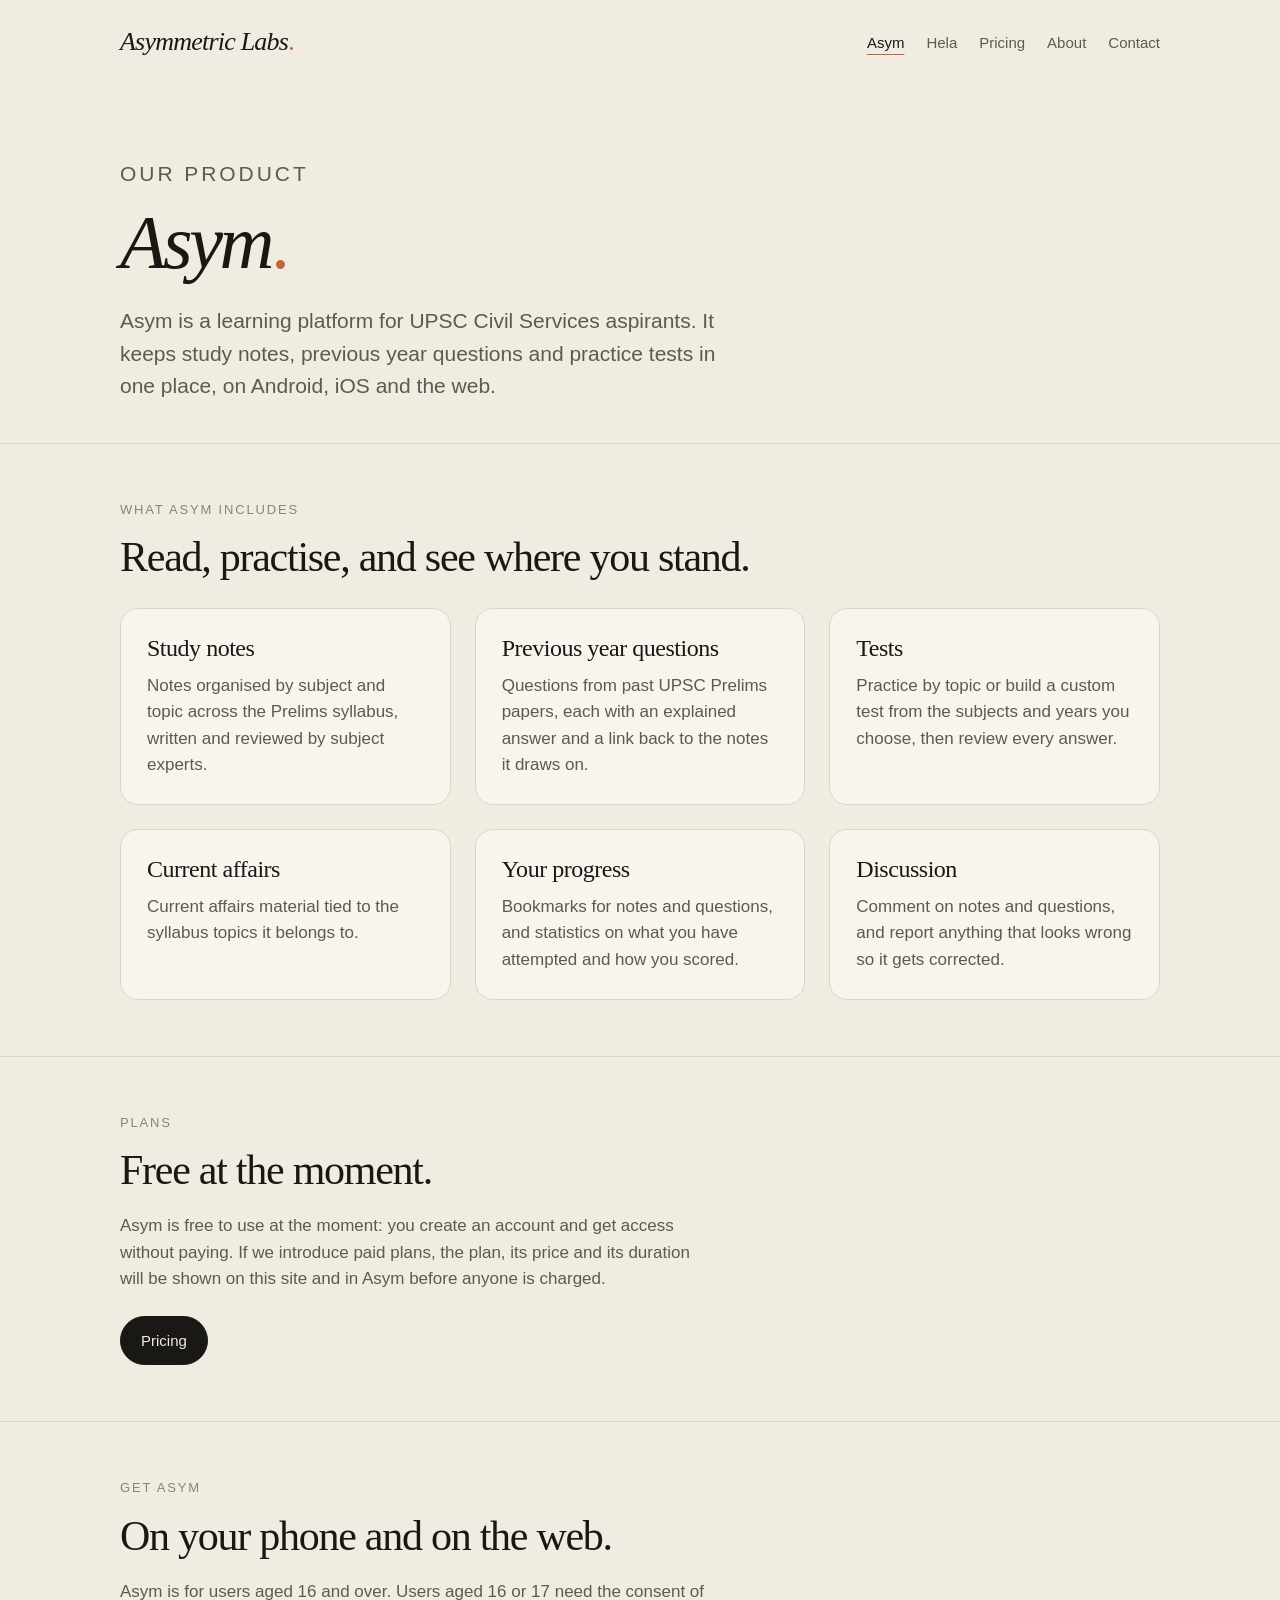
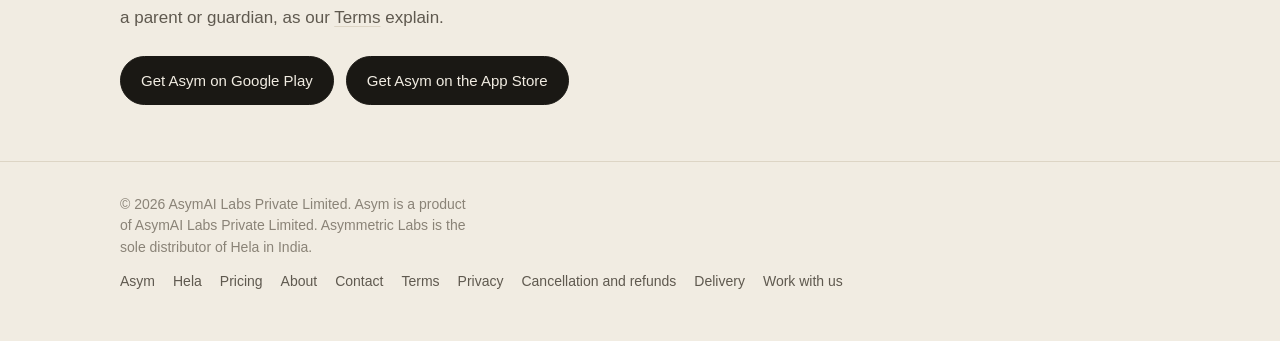
<file: asym/index.html>
<!DOCTYPE html>
<html lang="en">
<head>
  <meta charset="utf-8">
  <meta name="viewport" content="width=device-width, initial-scale=1">
  <title>Asym — Learning platform for UPSC aspirants</title>
  <meta name="description" content="Asym is a learning platform for UPSC Civil Services aspirants: study notes, previous year questions with explanations, tests and current affairs.">
  <link rel="canonical" href="https://asymmetriclabs.ai/asym/">
  <meta property="og:title" content="Asym — Learning platform for UPSC aspirants">
  <meta property="og:description" content="Asym is a learning platform for UPSC Civil Services aspirants: study notes, previous year questions with explanations, tests and current affairs.">
  <meta property="og:url" content="https://asymmetriclabs.ai/asym/">
  <meta property="og:type" content="website">
  <link rel="icon" href="data:image/svg+xml,%3Csvg xmlns='http://www.w3.org/2000/svg' viewBox='0 0 64 64'%3E%3Ccircle cx='32' cy='32' r='32' fill='%231a1814'/%3E%3Ctext x='32' y='44' text-anchor='middle' font-family='Georgia,serif' font-style='italic' font-size='36' fill='%23f1ece2'%3Ea.%3C/text%3E%3C/svg%3E">
  <link rel="stylesheet" href="/assets/site.css">
</head>
<body>
  <header>
    <div class="wrap">
      <a class="mark" href="/" aria-label="Asymmetric Labs home">Asymmetric Labs<b>.</b></a>
      <nav aria-label="Primary"><a href="/asym/" aria-current="page">Asym</a><a href="/hela/">Hela</a><a href="/pricing/">Pricing</a><a href="/about/">About</a><a href="/contact/">Contact</a></nav>
    </div>
  </header>

  <main>
    <div class="hero small">
      <div class="wrap">
        <p class="eyebrow">Our product</p>
        <h1>Asym<b>.</b></h1>
        <p>Asym is a learning platform for UPSC Civil Services aspirants. It keeps study notes, previous year questions and practice tests in one place, on Android, iOS and the web.</p>
      </div>
    </div>

    <section>
      <div class="wrap">
        <p class="eyebrow">What Asym includes</p>
        <h2>Read, practise, and see where you stand.</h2>
        <div class="cols three">
<div class="card"><h4>Study notes</h4><p>Notes organised by subject and topic across the Prelims syllabus, written and reviewed by subject experts.</p></div>
<div class="card"><h4>Previous year questions</h4><p>Questions from past UPSC Prelims papers, each with an explained answer and a link back to the notes it draws on.</p></div>
<div class="card"><h4>Tests</h4><p>Practice by topic or build a custom test from the subjects and years you choose, then review every answer.</p></div>
<div class="card"><h4>Current affairs</h4><p>Current affairs material tied to the syllabus topics it belongs to.</p></div>
<div class="card"><h4>Your progress</h4><p>Bookmarks for notes and questions, and statistics on what you have attempted and how you scored.</p></div>
<div class="card"><h4>Discussion</h4><p>Comment on notes and questions, and report anything that looks wrong so it gets corrected.</p></div>
        </div>
      </div>
    </section>

    <section>
      <div class="wrap">
        <p class="eyebrow">Plans</p>
        <h2>Free at the moment.</h2>
        <p class="lede">Asym is free to use at the moment: you create an account and get access without paying. If we introduce paid plans, the plan, its price and its duration will be shown on this site and in Asym before anyone is charged.</p>
        <div class="btns">
          <a class="btn primary" href="/pricing/">Pricing</a>
        </div>
      </div>
    </section>

    <section>
      <div class="wrap">
        <p class="eyebrow">Get Asym</p>
        <h2>On your phone and on the web.</h2>
        <p class="lede">Asym is for users aged 16 and over. Users aged 16 or 17 need the consent of a parent or guardian, as our <a href="/terms/">Terms</a> explain.</p>
        <div class="btns">
          <a class="btn primary" href="https://play.google.com/store/apps/details?id=com.asym.mcq" rel="noopener">Get Asym on Google Play</a>
<a class="btn primary" href="https://apps.apple.com/in/app/asym/id6759093105" rel="noopener">Get Asym on the App Store</a>
        </div>
      </div>
    </section>
  </main>

  <footer>
    <div class="wrap">
      <p class="legal">© 2026 AsymAI Labs Private Limited. Asym is a product of AsymAI Labs Private Limited. Asymmetric Labs is the sole distributor of Hela in India.</p>
      <nav aria-label="Footer"><a href="/asym/">Asym</a><a href="/hela/">Hela</a><a href="/pricing/">Pricing</a><a href="/about/">About</a><a href="/contact/">Contact</a><a href="/terms/">Terms</a><a href="/privacy/">Privacy</a><a href="/refunds/">Cancellation and refunds</a><a href="/delivery/">Delivery</a><a href="/apply-for-editor/">Work with us</a></nav>
    </div>
  </footer>
</body>
</html>
</file>
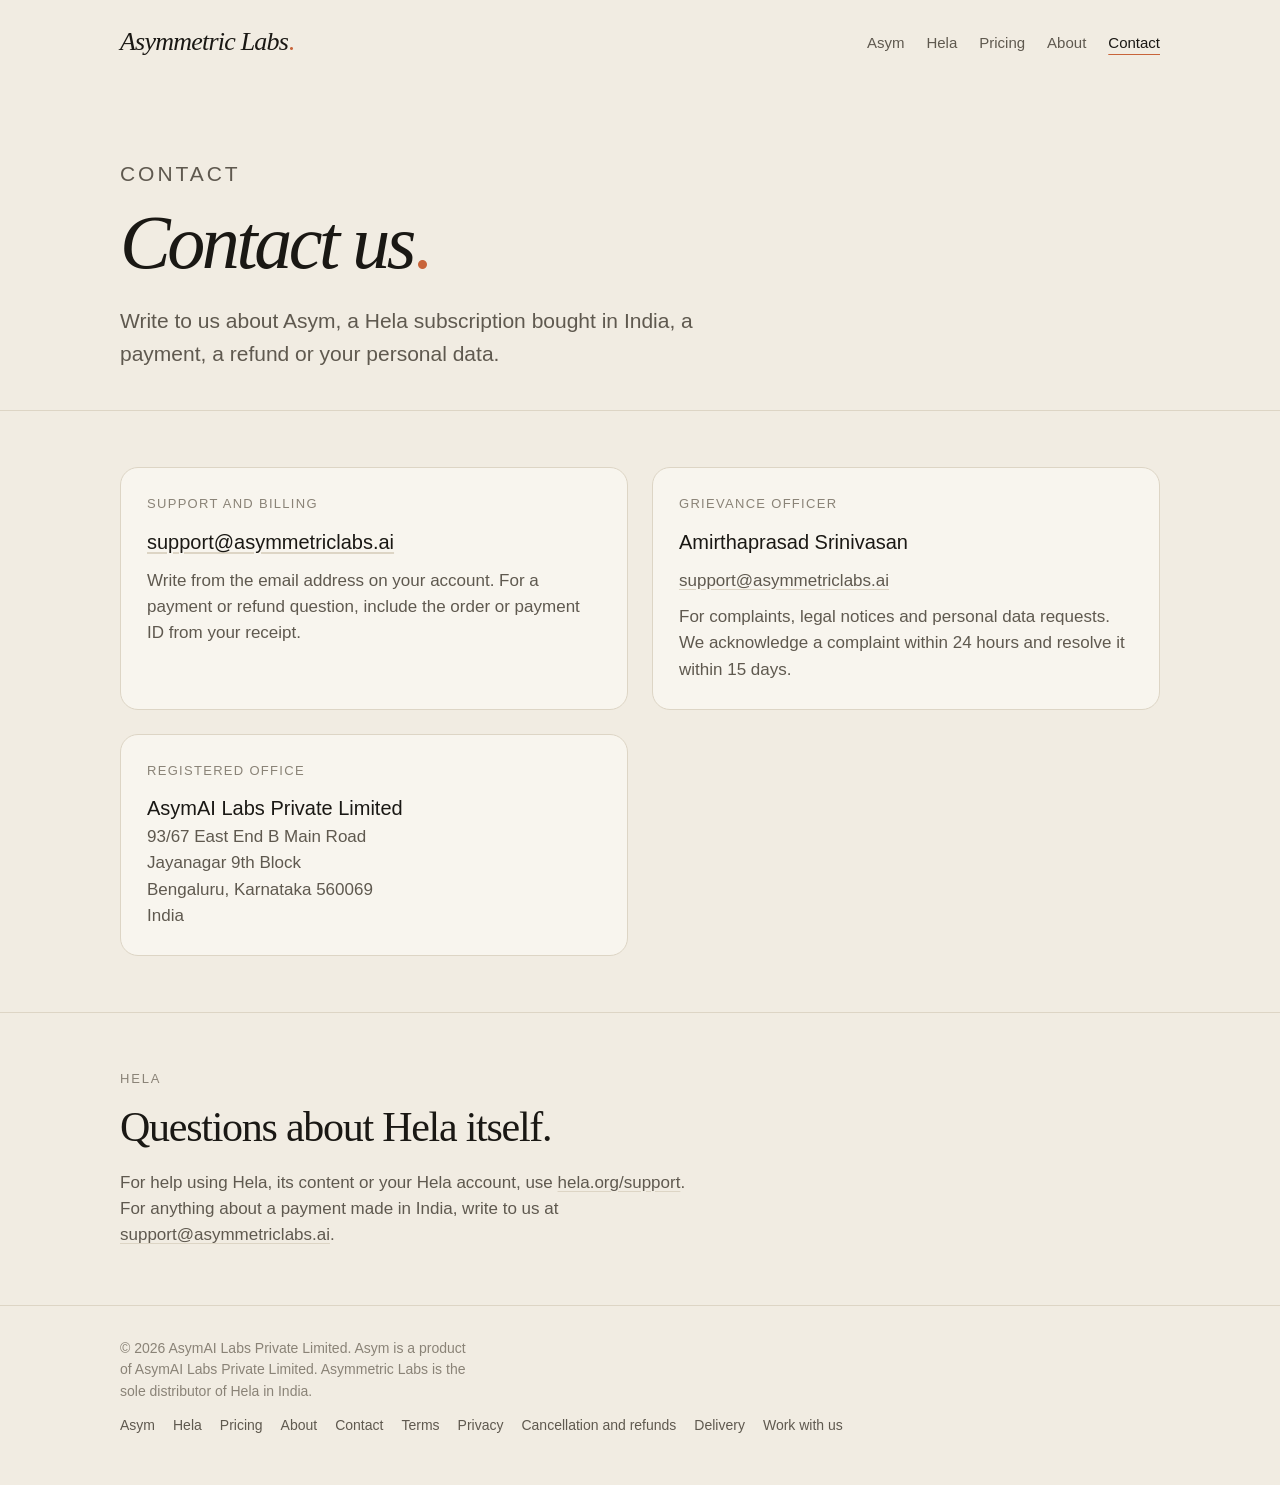
<file: contact/index.html>
<!DOCTYPE html>
<html lang="en">
<head>
  <meta charset="utf-8">
  <meta name="viewport" content="width=device-width, initial-scale=1">
  <title>Contact — Asymmetric Labs</title>
  <meta name="description" content="Contact AsymAI Labs Private Limited: support, billing, grievance officer and registered office.">
  <link rel="canonical" href="https://asymmetriclabs.ai/contact/">
  <meta property="og:title" content="Contact — Asymmetric Labs">
  <meta property="og:description" content="Contact AsymAI Labs Private Limited: support, billing, grievance officer and registered office.">
  <meta property="og:url" content="https://asymmetriclabs.ai/contact/">
  <meta property="og:type" content="website">
  <link rel="icon" href="data:image/svg+xml,%3Csvg xmlns='http://www.w3.org/2000/svg' viewBox='0 0 64 64'%3E%3Ccircle cx='32' cy='32' r='32' fill='%231a1814'/%3E%3Ctext x='32' y='44' text-anchor='middle' font-family='Georgia,serif' font-style='italic' font-size='36' fill='%23f1ece2'%3Ea.%3C/text%3E%3C/svg%3E">
  <link rel="stylesheet" href="/assets/site.css">
</head>
<body>
  <header>
    <div class="wrap">
      <a class="mark" href="/" aria-label="Asymmetric Labs home">Asymmetric Labs<b>.</b></a>
      <nav aria-label="Primary"><a href="/asym/">Asym</a><a href="/hela/">Hela</a><a href="/pricing/">Pricing</a><a href="/about/">About</a><a href="/contact/" aria-current="page">Contact</a></nav>
    </div>
  </header>

  <main>
    <div class="hero small">
      <div class="wrap">
        <p class="eyebrow">Contact</p>
        <h1>Contact us<b>.</b></h1>
        <p>Write to us about Asym, a Hela subscription bought in India, a payment, a refund or your personal data.</p>
      </div>
    </div>

    <section>
      <div class="wrap">
        <div class="cols" style="margin-top:0">
          <div class="card">
            <h3>Support and billing</h3>
            <p class="big"><a href="mailto:support@asymmetriclabs.ai">support@asymmetriclabs.ai</a></p>
            <p>Write from the email address on your account. For a payment or refund question, include the order or payment ID from your receipt.</p>
          </div>
          
          <div class="card">
            <h3>Grievance Officer</h3>
            <p class="big">Amirthaprasad Srinivasan</p>
            <p><a href="mailto:support@asymmetriclabs.ai">support@asymmetriclabs.ai</a></p>
            <p>For complaints, legal notices and personal data requests. We acknowledge a complaint within 24 hours and resolve it within 15 days.</p>
          </div>
          <div class="card">
            <h3>Registered office</h3>
            <address>
              <span class="big">AsymAI Labs Private Limited</span><br>
              93/67 East End B Main Road<br>Jayanagar 9th Block<br>Bengaluru, Karnataka 560069<br>India
            </address>
          </div>
        </div>
      </div>
    </section>

    <section>
      <div class="wrap">
        <p class="eyebrow">Hela</p>
        <h2>Questions about Hela itself.</h2>
        <p class="lede">For help using Hela, its content or your Hela account, use <a href="https://hela.org/support" rel="noopener">hela.org/support</a>. For anything about a payment made in India, write to us at <a href="mailto:support@asymmetriclabs.ai">support@asymmetriclabs.ai</a>.</p>
      </div>
    </section>
  </main>

  <footer>
    <div class="wrap">
      <p class="legal">© 2026 AsymAI Labs Private Limited. Asym is a product of AsymAI Labs Private Limited. Asymmetric Labs is the sole distributor of Hela in India.</p>
      <nav aria-label="Footer"><a href="/asym/">Asym</a><a href="/hela/">Hela</a><a href="/pricing/">Pricing</a><a href="/about/">About</a><a href="/contact/">Contact</a><a href="/terms/">Terms</a><a href="/privacy/">Privacy</a><a href="/refunds/">Cancellation and refunds</a><a href="/delivery/">Delivery</a><a href="/apply-for-editor/">Work with us</a></nav>
    </div>
  </footer>
</body>
</html>
</file>
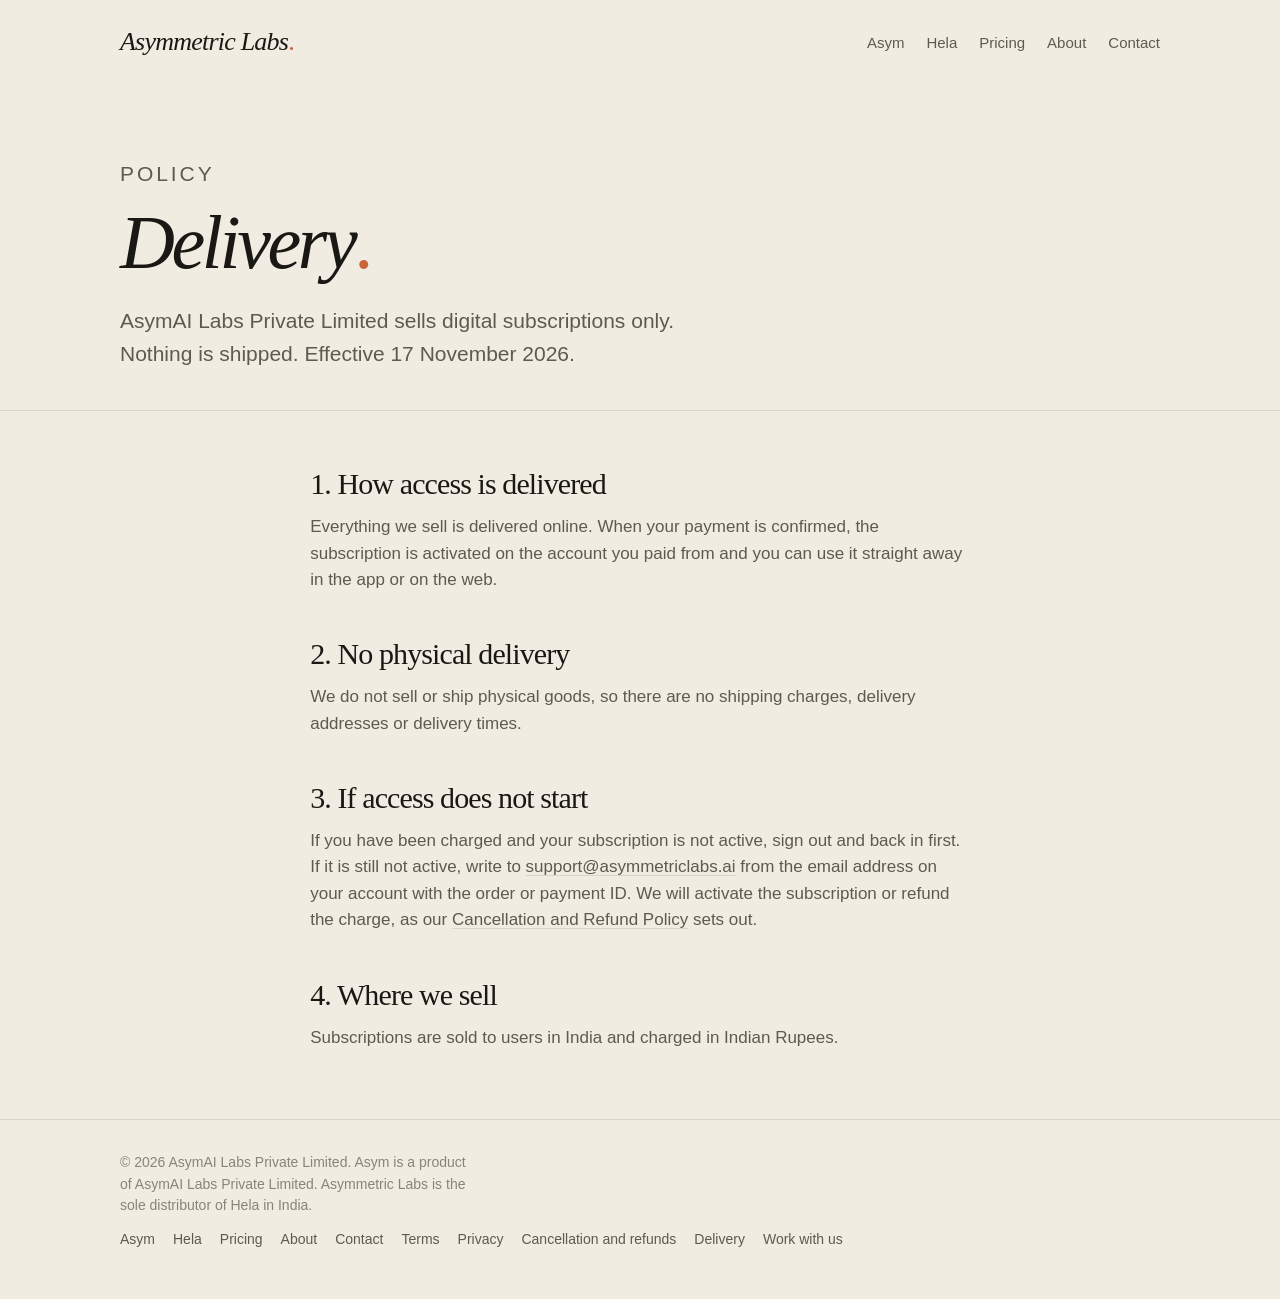
<file: delivery/index.html>
<!DOCTYPE html>
<html lang="en">
<head>
  <meta charset="utf-8">
  <meta name="viewport" content="width=device-width, initial-scale=1">
  <title>Delivery Policy — Asymmetric Labs</title>
  <meta name="description" content="AsymAI Labs Private Limited sells digital subscriptions delivered online; nothing is shipped.">
  <link rel="canonical" href="https://asymmetriclabs.ai/delivery/">
  <meta property="og:title" content="Delivery Policy — Asymmetric Labs">
  <meta property="og:description" content="AsymAI Labs Private Limited sells digital subscriptions delivered online; nothing is shipped.">
  <meta property="og:url" content="https://asymmetriclabs.ai/delivery/">
  <meta property="og:type" content="website">
  <link rel="icon" href="data:image/svg+xml,%3Csvg xmlns='http://www.w3.org/2000/svg' viewBox='0 0 64 64'%3E%3Ccircle cx='32' cy='32' r='32' fill='%231a1814'/%3E%3Ctext x='32' y='44' text-anchor='middle' font-family='Georgia,serif' font-style='italic' font-size='36' fill='%23f1ece2'%3Ea.%3C/text%3E%3C/svg%3E">
  <link rel="stylesheet" href="/assets/site.css">
</head>
<body>
  <header>
    <div class="wrap">
      <a class="mark" href="/" aria-label="Asymmetric Labs home">Asymmetric Labs<b>.</b></a>
      <nav aria-label="Primary"><a href="/asym/">Asym</a><a href="/hela/">Hela</a><a href="/pricing/">Pricing</a><a href="/about/">About</a><a href="/contact/">Contact</a></nav>
    </div>
  </header>

  <main>
    <div class="hero small">
      <div class="wrap">
        <p class="eyebrow">Policy</p>
        <h1>Delivery<b>.</b></h1>
        <p>AsymAI Labs Private Limited sells digital subscriptions only. Nothing is shipped. Effective 17 November 2026.</p>
      </div>
    </div>

    <section>
      <div class="wrap prose">
        <h2 style="margin-top:0">1. How access is delivered</h2>
        <p>Everything we sell is delivered online. When your payment is confirmed, the subscription is activated on the account you paid from and you can use it straight away in the app or on the web.</p>

        <h2>2. No physical delivery</h2>
        <p>We do not sell or ship physical goods, so there are no shipping charges, delivery addresses or delivery times.</p>

        <h2>3. If access does not start</h2>
        <p>If you have been charged and your subscription is not active, sign out and back in first. If it is still not active, write to <a href="mailto:support@asymmetriclabs.ai">support@asymmetriclabs.ai</a> from the email address on your account with the order or payment ID. We will activate the subscription or refund the charge, as our <a href="/refunds/">Cancellation and Refund Policy</a> sets out.</p>

        <h2>4. Where we sell</h2>
        <p>Subscriptions are sold to users in India and charged in Indian Rupees.</p>
      </div>
    </section>
  </main>

  <footer>
    <div class="wrap">
      <p class="legal">© 2026 AsymAI Labs Private Limited. Asym is a product of AsymAI Labs Private Limited. Asymmetric Labs is the sole distributor of Hela in India.</p>
      <nav aria-label="Footer"><a href="/asym/">Asym</a><a href="/hela/">Hela</a><a href="/pricing/">Pricing</a><a href="/about/">About</a><a href="/contact/">Contact</a><a href="/terms/">Terms</a><a href="/privacy/">Privacy</a><a href="/refunds/">Cancellation and refunds</a><a href="/delivery/">Delivery</a><a href="/apply-for-editor/">Work with us</a></nav>
    </div>
  </footer>
</body>
</html>
</file>
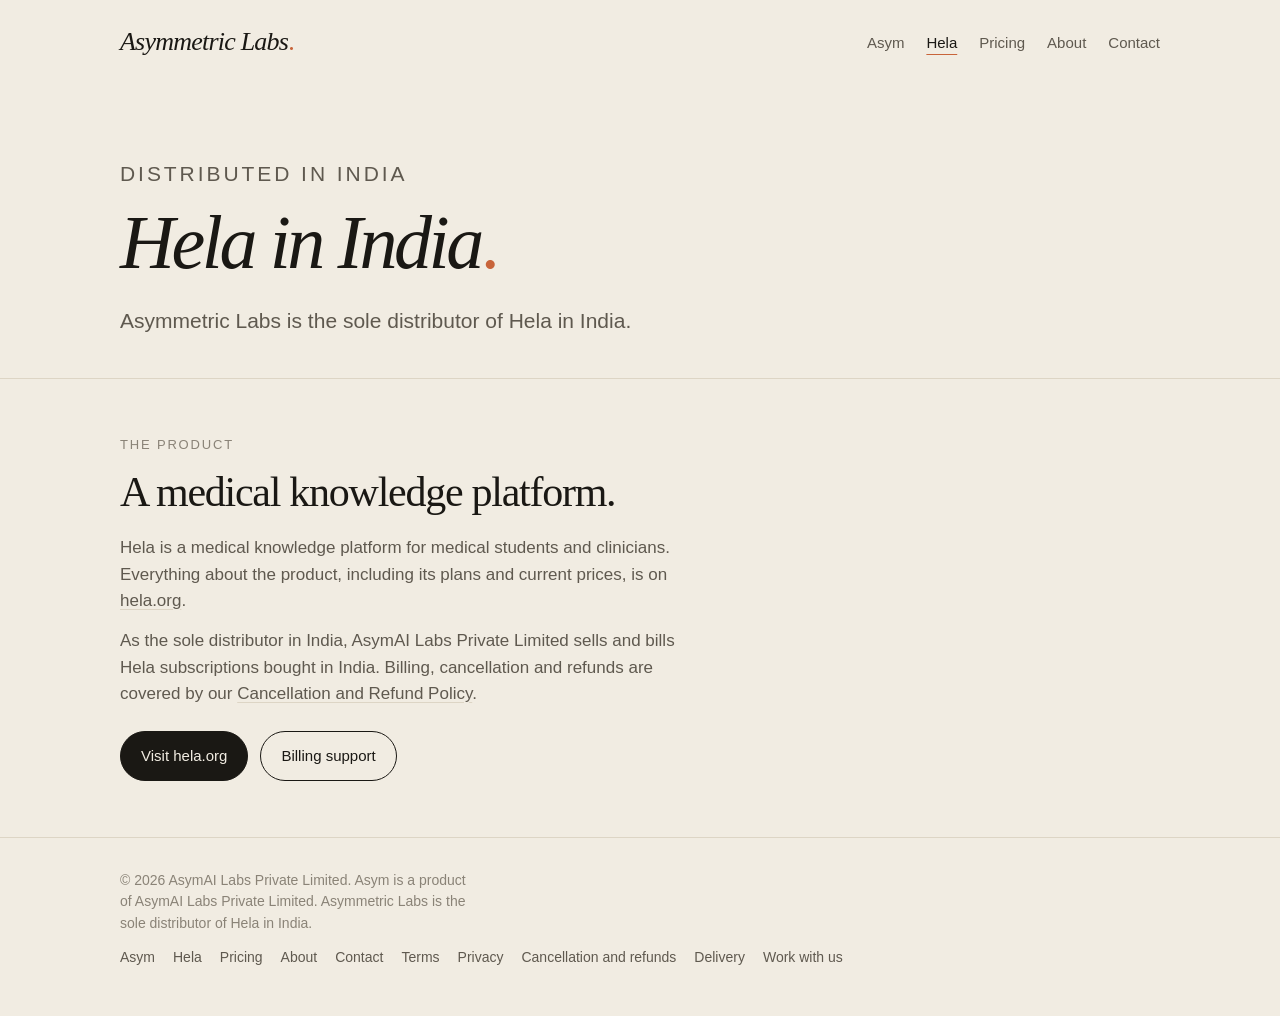
<file: hela/index.html>
<!DOCTYPE html>
<html lang="en">
<head>
  <meta charset="utf-8">
  <meta name="viewport" content="width=device-width, initial-scale=1">
  <title>Hela in India — Asymmetric Labs</title>
  <meta name="description" content="Asymmetric Labs is the sole distributor of Hela in India.">
  <link rel="canonical" href="https://asymmetriclabs.ai/hela/">
  <meta property="og:title" content="Hela in India — Asymmetric Labs">
  <meta property="og:description" content="Asymmetric Labs is the sole distributor of Hela in India.">
  <meta property="og:url" content="https://asymmetriclabs.ai/hela/">
  <meta property="og:type" content="website">
  <link rel="icon" href="data:image/svg+xml,%3Csvg xmlns='http://www.w3.org/2000/svg' viewBox='0 0 64 64'%3E%3Ccircle cx='32' cy='32' r='32' fill='%231a1814'/%3E%3Ctext x='32' y='44' text-anchor='middle' font-family='Georgia,serif' font-style='italic' font-size='36' fill='%23f1ece2'%3Ea.%3C/text%3E%3C/svg%3E">
  <link rel="stylesheet" href="/assets/site.css">
</head>
<body>
  <header>
    <div class="wrap">
      <a class="mark" href="/" aria-label="Asymmetric Labs home">Asymmetric Labs<b>.</b></a>
      <nav aria-label="Primary"><a href="/asym/">Asym</a><a href="/hela/" aria-current="page">Hela</a><a href="/pricing/">Pricing</a><a href="/about/">About</a><a href="/contact/">Contact</a></nav>
    </div>
  </header>

  <main>
    <div class="hero small">
      <div class="wrap">
        <p class="eyebrow">Distributed in India</p>
        <h1>Hela in India<b>.</b></h1>
        <p>Asymmetric Labs is the sole distributor of Hela in India.</p>
      </div>
    </div>

    <section>
      <div class="wrap">
        <p class="eyebrow">The product</p>
        <h2>A medical knowledge platform.</h2>
        <p class="lede">Hela is a medical knowledge platform for medical students and clinicians. Everything about the product, including its plans and current prices, is on <a href="https://hela.org" rel="noopener">hela.org</a>.</p>
        <p class="lede">As the sole distributor in India, AsymAI Labs Private Limited sells and bills Hela subscriptions bought in India. Billing, cancellation and refunds are covered by our <a href="/refunds/">Cancellation and Refund Policy</a>.</p>
        <div class="btns">
          <a class="btn primary" href="https://hela.org" rel="noopener">Visit hela.org</a>
          <a class="btn" href="/contact/">Billing support</a>
        </div>
      </div>
    </section>
  </main>

  <footer>
    <div class="wrap">
      <p class="legal">© 2026 AsymAI Labs Private Limited. Asym is a product of AsymAI Labs Private Limited. Asymmetric Labs is the sole distributor of Hela in India.</p>
      <nav aria-label="Footer"><a href="/asym/">Asym</a><a href="/hela/">Hela</a><a href="/pricing/">Pricing</a><a href="/about/">About</a><a href="/contact/">Contact</a><a href="/terms/">Terms</a><a href="/privacy/">Privacy</a><a href="/refunds/">Cancellation and refunds</a><a href="/delivery/">Delivery</a><a href="/apply-for-editor/">Work with us</a></nav>
    </div>
  </footer>
</body>
</html>
</file>
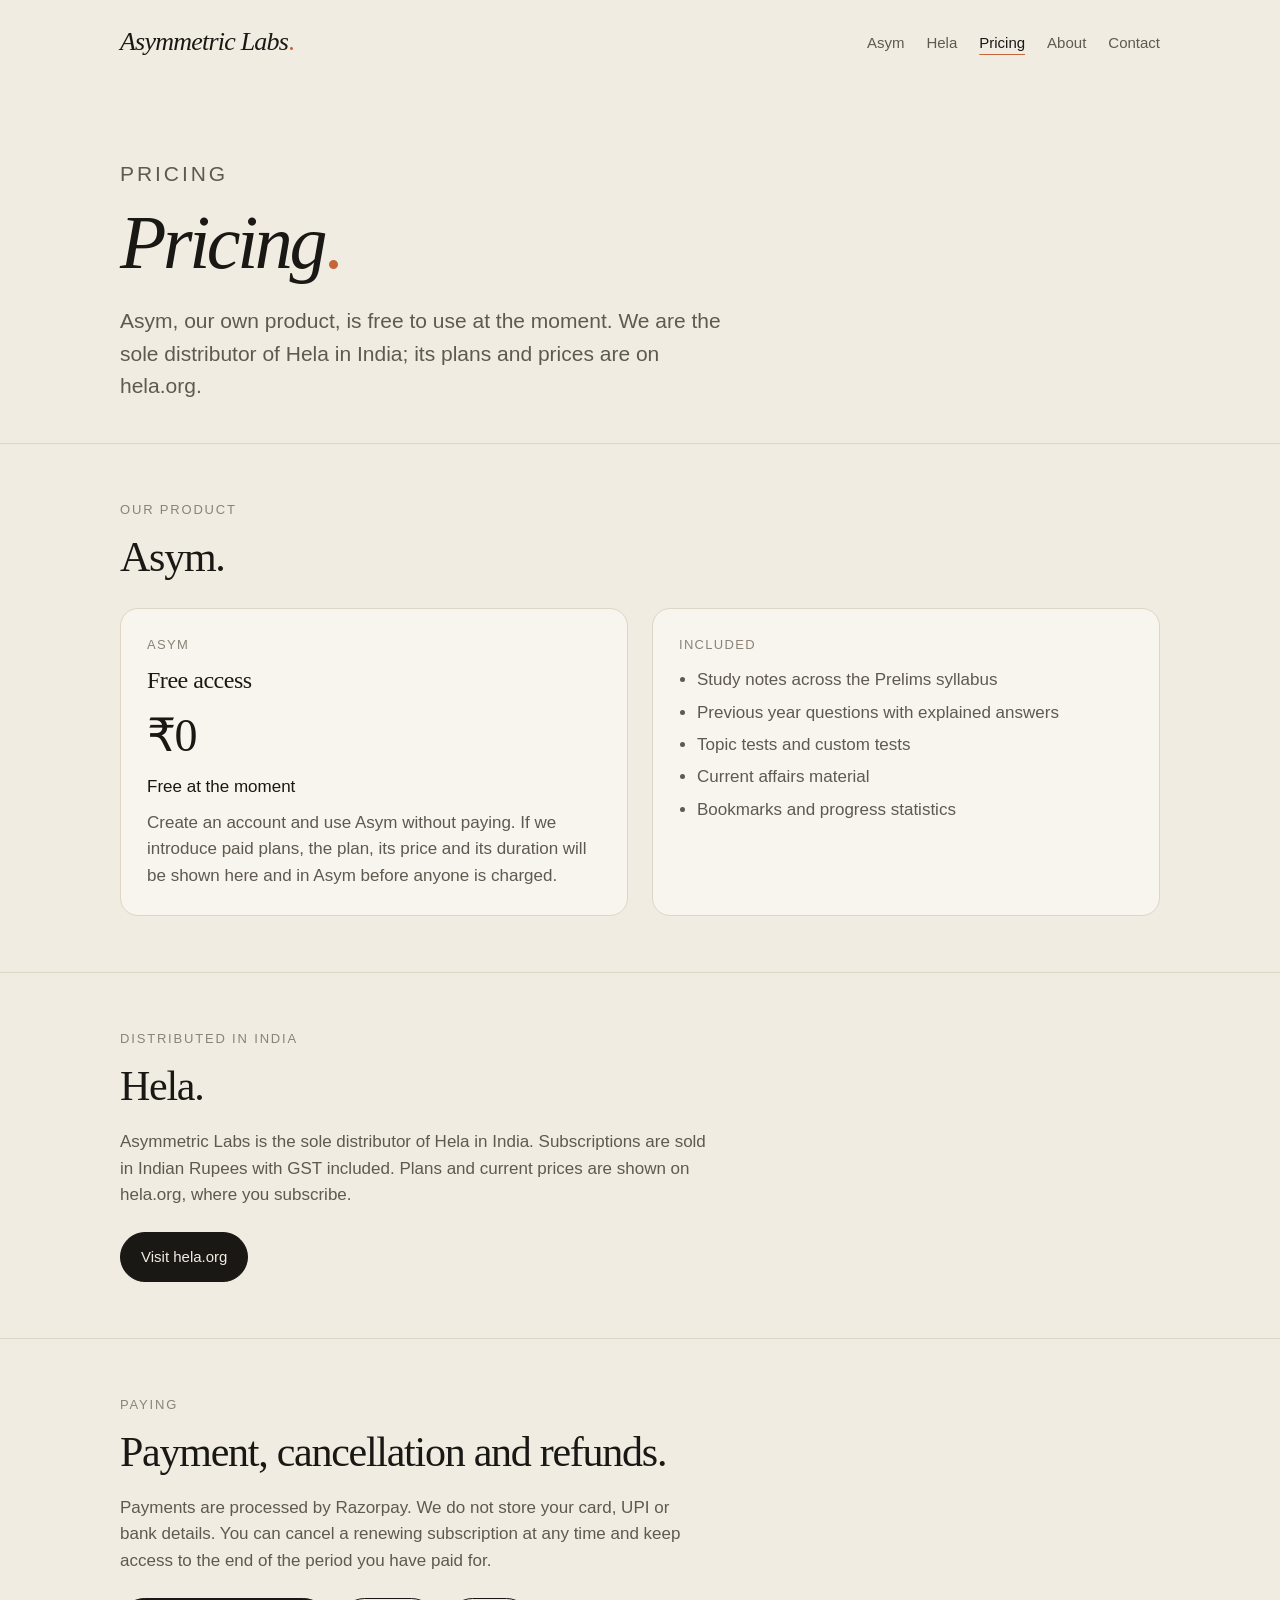
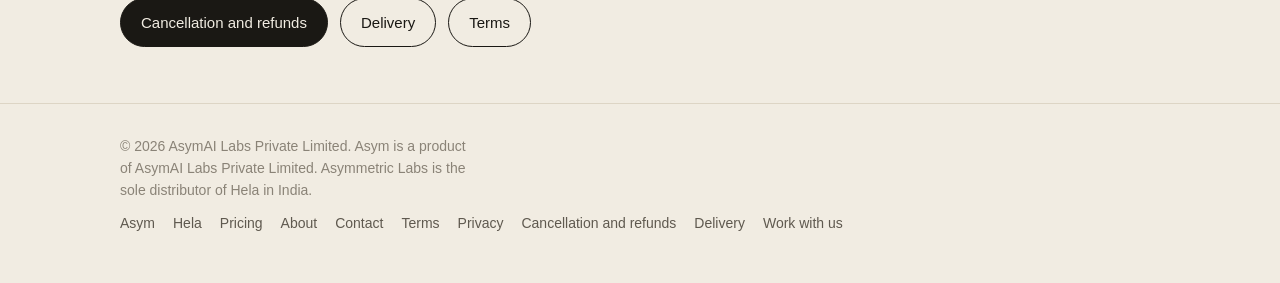
<file: pricing/index.html>
<!DOCTYPE html>
<html lang="en">
<head>
  <meta charset="utf-8">
  <meta name="viewport" content="width=device-width, initial-scale=1">
  <title>Pricing — Asymmetric Labs</title>
  <meta name="description" content="Asym is free to use at the moment. Hela subscriptions sold in India are priced on hela.org.">
  <link rel="canonical" href="https://asymmetriclabs.ai/pricing/">
  <meta property="og:title" content="Pricing — Asymmetric Labs">
  <meta property="og:description" content="Asym is free to use at the moment. Hela subscriptions sold in India are priced on hela.org.">
  <meta property="og:url" content="https://asymmetriclabs.ai/pricing/">
  <meta property="og:type" content="website">
  <link rel="icon" href="data:image/svg+xml,%3Csvg xmlns='http://www.w3.org/2000/svg' viewBox='0 0 64 64'%3E%3Ccircle cx='32' cy='32' r='32' fill='%231a1814'/%3E%3Ctext x='32' y='44' text-anchor='middle' font-family='Georgia,serif' font-style='italic' font-size='36' fill='%23f1ece2'%3Ea.%3C/text%3E%3C/svg%3E">
  <link rel="stylesheet" href="/assets/site.css">
</head>
<body>
  <header>
    <div class="wrap">
      <a class="mark" href="/" aria-label="Asymmetric Labs home">Asymmetric Labs<b>.</b></a>
      <nav aria-label="Primary"><a href="/asym/">Asym</a><a href="/hela/">Hela</a><a href="/pricing/" aria-current="page">Pricing</a><a href="/about/">About</a><a href="/contact/">Contact</a></nav>
    </div>
  </header>

  <main>
    <div class="hero small">
      <div class="wrap">
        <p class="eyebrow">Pricing</p>
        <h1>Pricing<b>.</b></h1>
        <p>Asym, our own product, is free to use at the moment. We are the sole distributor of Hela in India; its plans and prices are on hela.org.</p>
      </div>
    </div>

    <section>
      <div class="wrap">
        <p class="eyebrow">Our product</p>
        <h2>Asym.</h2>
        <div class="cols">
          <div class="card plan">
            <h3>Asym</h3>
            <h4>Free access</h4>
            <p class="price">₹0</p>
            <p class="period">Free at the moment</p>
            <p>Create an account and use Asym without paying. If we introduce paid plans, the plan, its price and its duration will be shown here and in Asym before anyone is charged.</p>
          </div>
          <div class="card">
            <h3>Included</h3>
            <ul>
              <li>Study notes across the Prelims syllabus</li>
              <li>Previous year questions with explained answers</li>
              <li>Topic tests and custom tests</li>
              <li>Current affairs material</li>
              <li>Bookmarks and progress statistics</li>
            </ul>
          </div>
        </div>
      </div>
    </section>

    <section>
      <div class="wrap">
        <p class="eyebrow">Distributed in India</p>
        <h2>Hela.</h2>
        <p class="lede">Asymmetric Labs is the sole distributor of Hela in India. Subscriptions are sold in Indian Rupees with GST included. Plans and current prices are shown on hela.org, where you subscribe.</p>
        <div class="btns">
          <a class="btn primary" href="https://hela.org" rel="noopener">Visit hela.org</a>
        </div>
      </div>
    </section>

    <section>
      <div class="wrap">
        <p class="eyebrow">Paying</p>
        <h2>Payment, cancellation and refunds.</h2>
        <p class="lede">Payments are processed by Razorpay. We do not store your card, UPI or bank details. You can cancel a renewing subscription at any time and keep access to the end of the period you have paid for.</p>
        <div class="btns">
          <a class="btn primary" href="/refunds/">Cancellation and refunds</a>
          <a class="btn" href="/delivery/">Delivery</a>
          <a class="btn" href="/terms/">Terms</a>
        </div>
      </div>
    </section>
  </main>

  <footer>
    <div class="wrap">
      <p class="legal">© 2026 AsymAI Labs Private Limited. Asym is a product of AsymAI Labs Private Limited. Asymmetric Labs is the sole distributor of Hela in India.</p>
      <nav aria-label="Footer"><a href="/asym/">Asym</a><a href="/hela/">Hela</a><a href="/pricing/">Pricing</a><a href="/about/">About</a><a href="/contact/">Contact</a><a href="/terms/">Terms</a><a href="/privacy/">Privacy</a><a href="/refunds/">Cancellation and refunds</a><a href="/delivery/">Delivery</a><a href="/apply-for-editor/">Work with us</a></nav>
    </div>
  </footer>
</body>
</html>
</file>
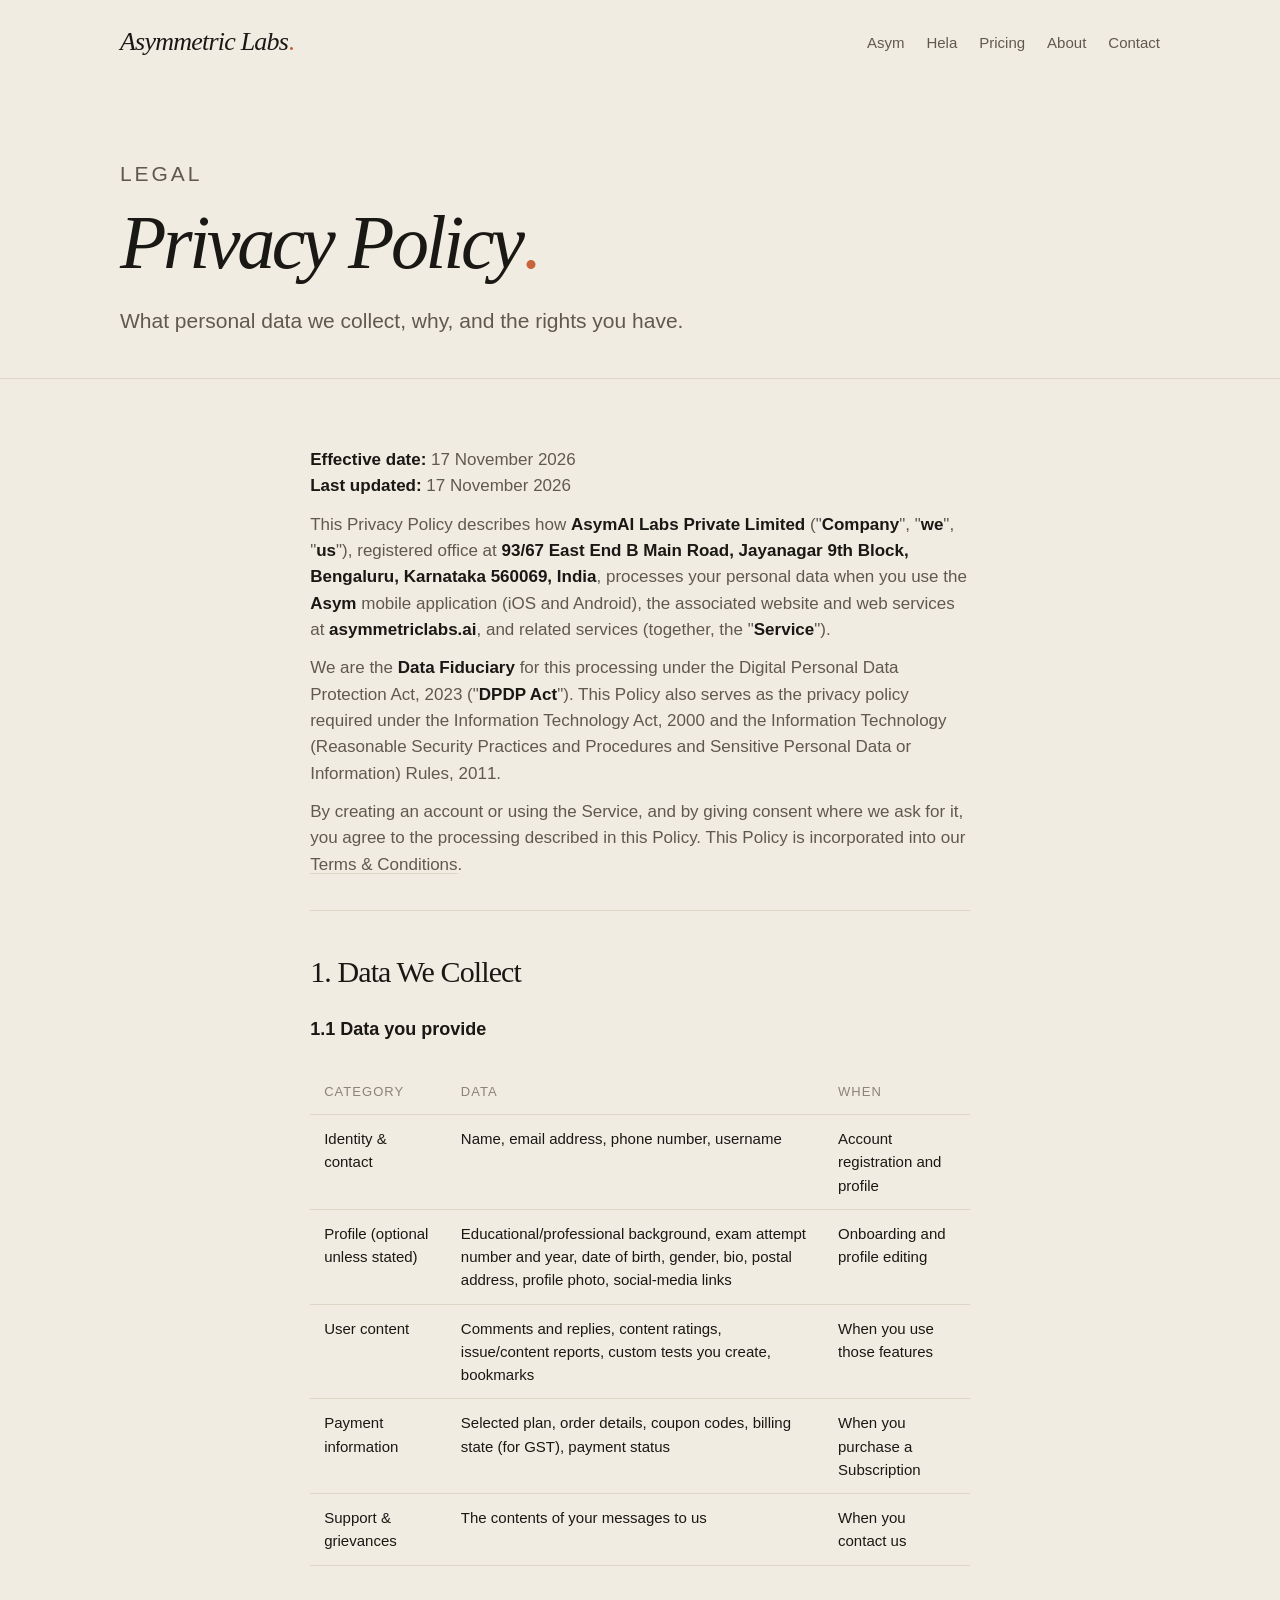
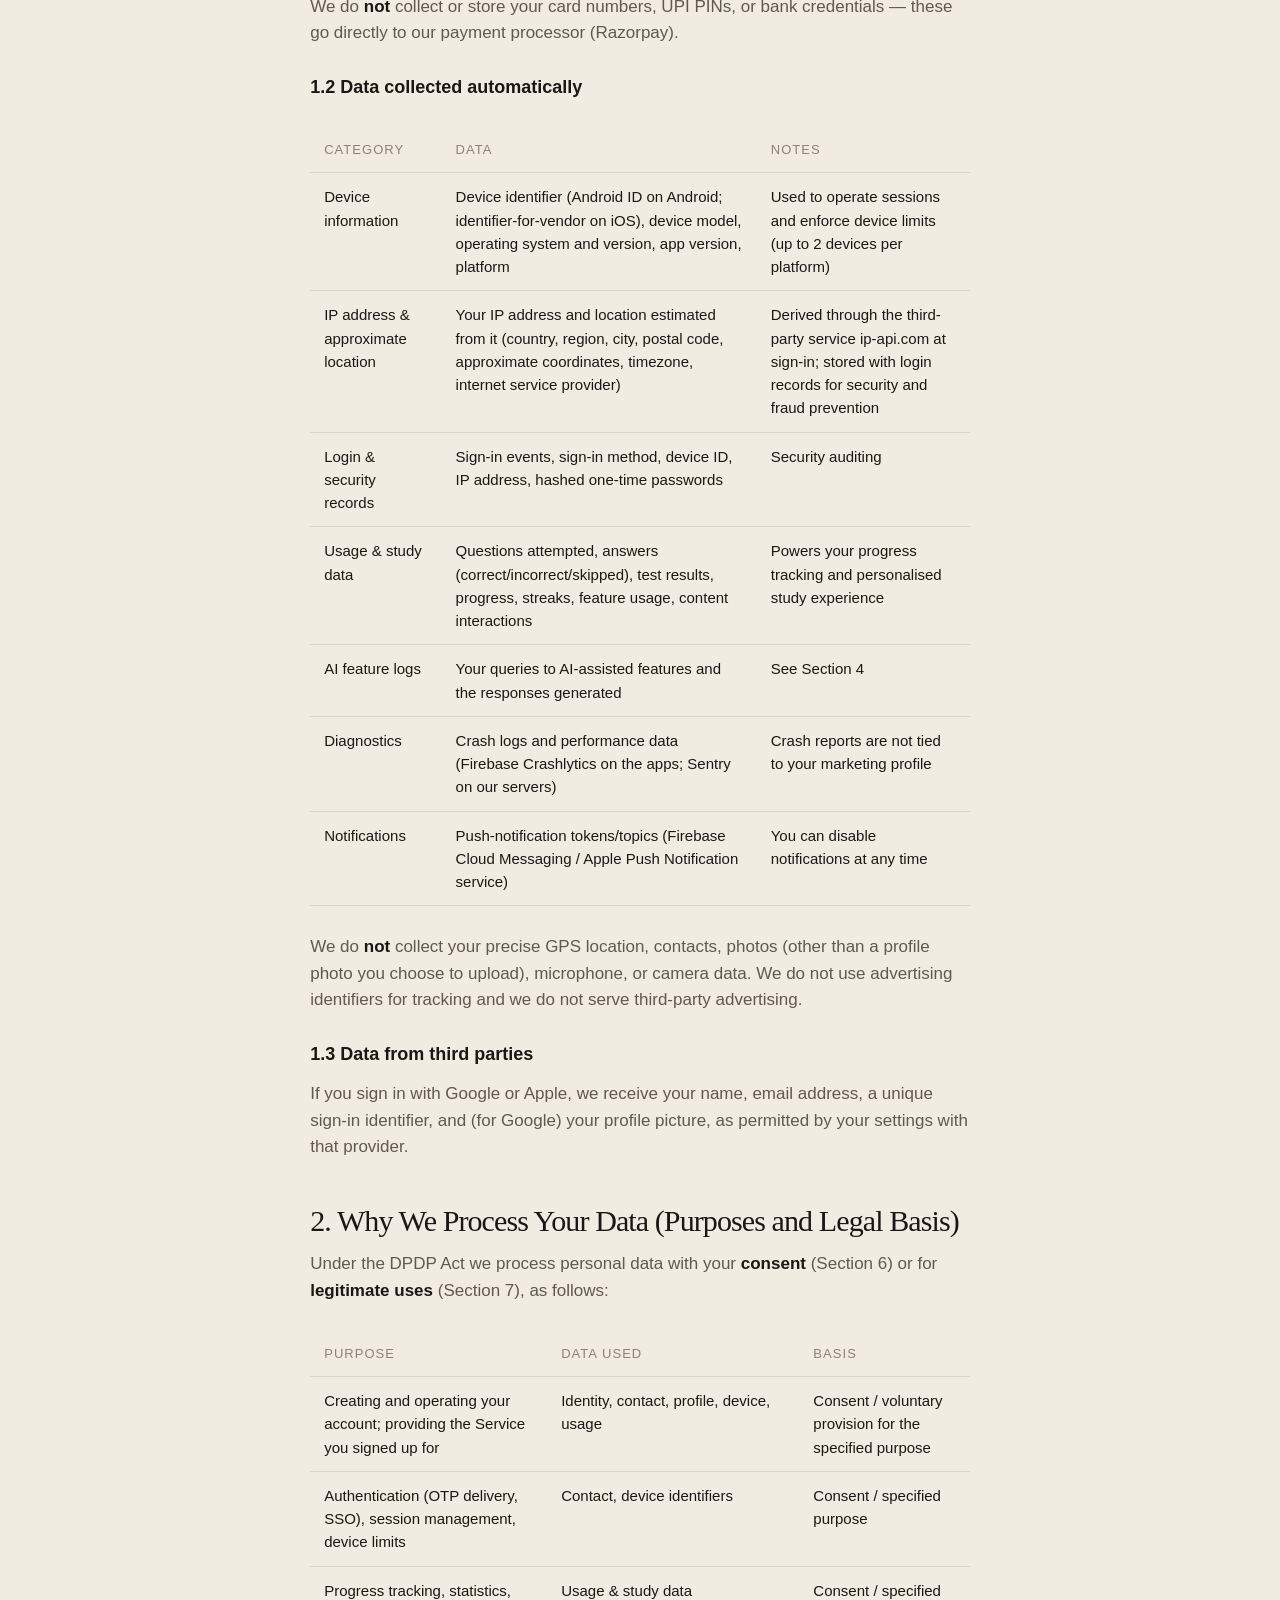
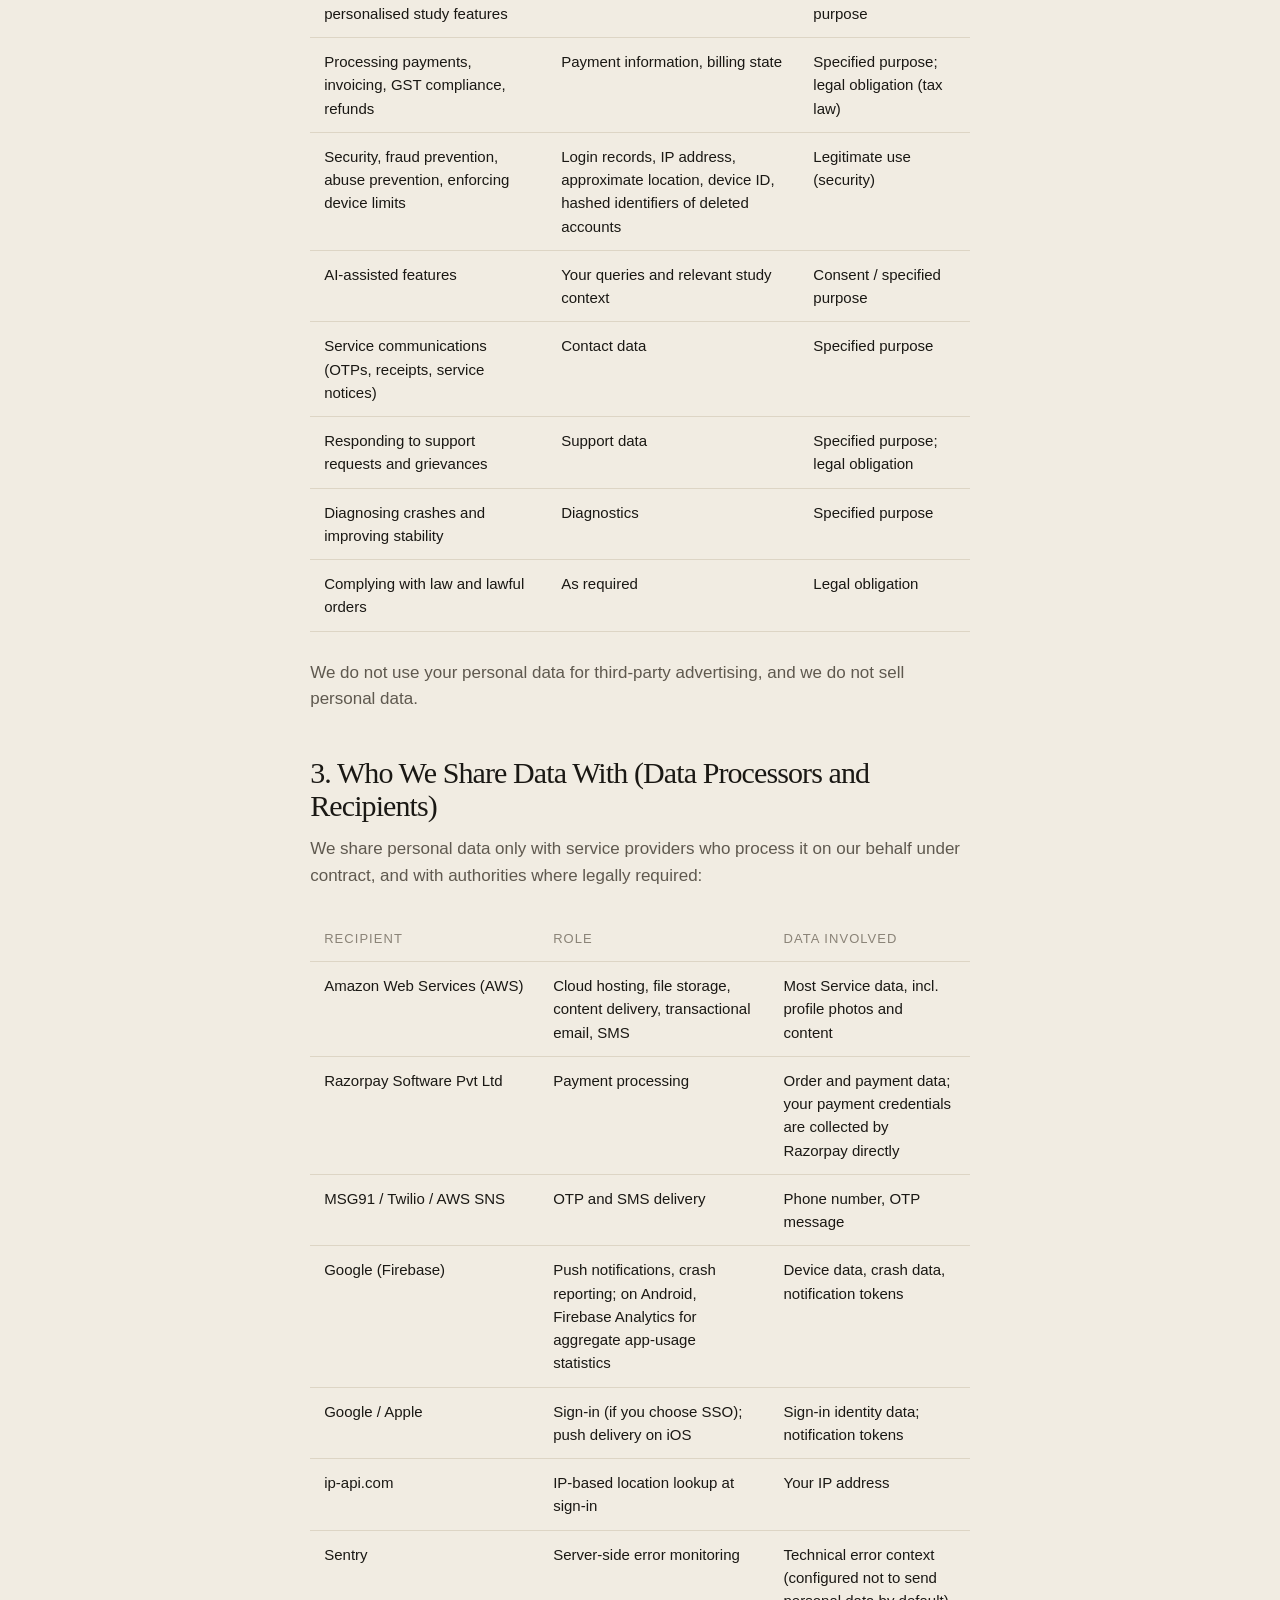
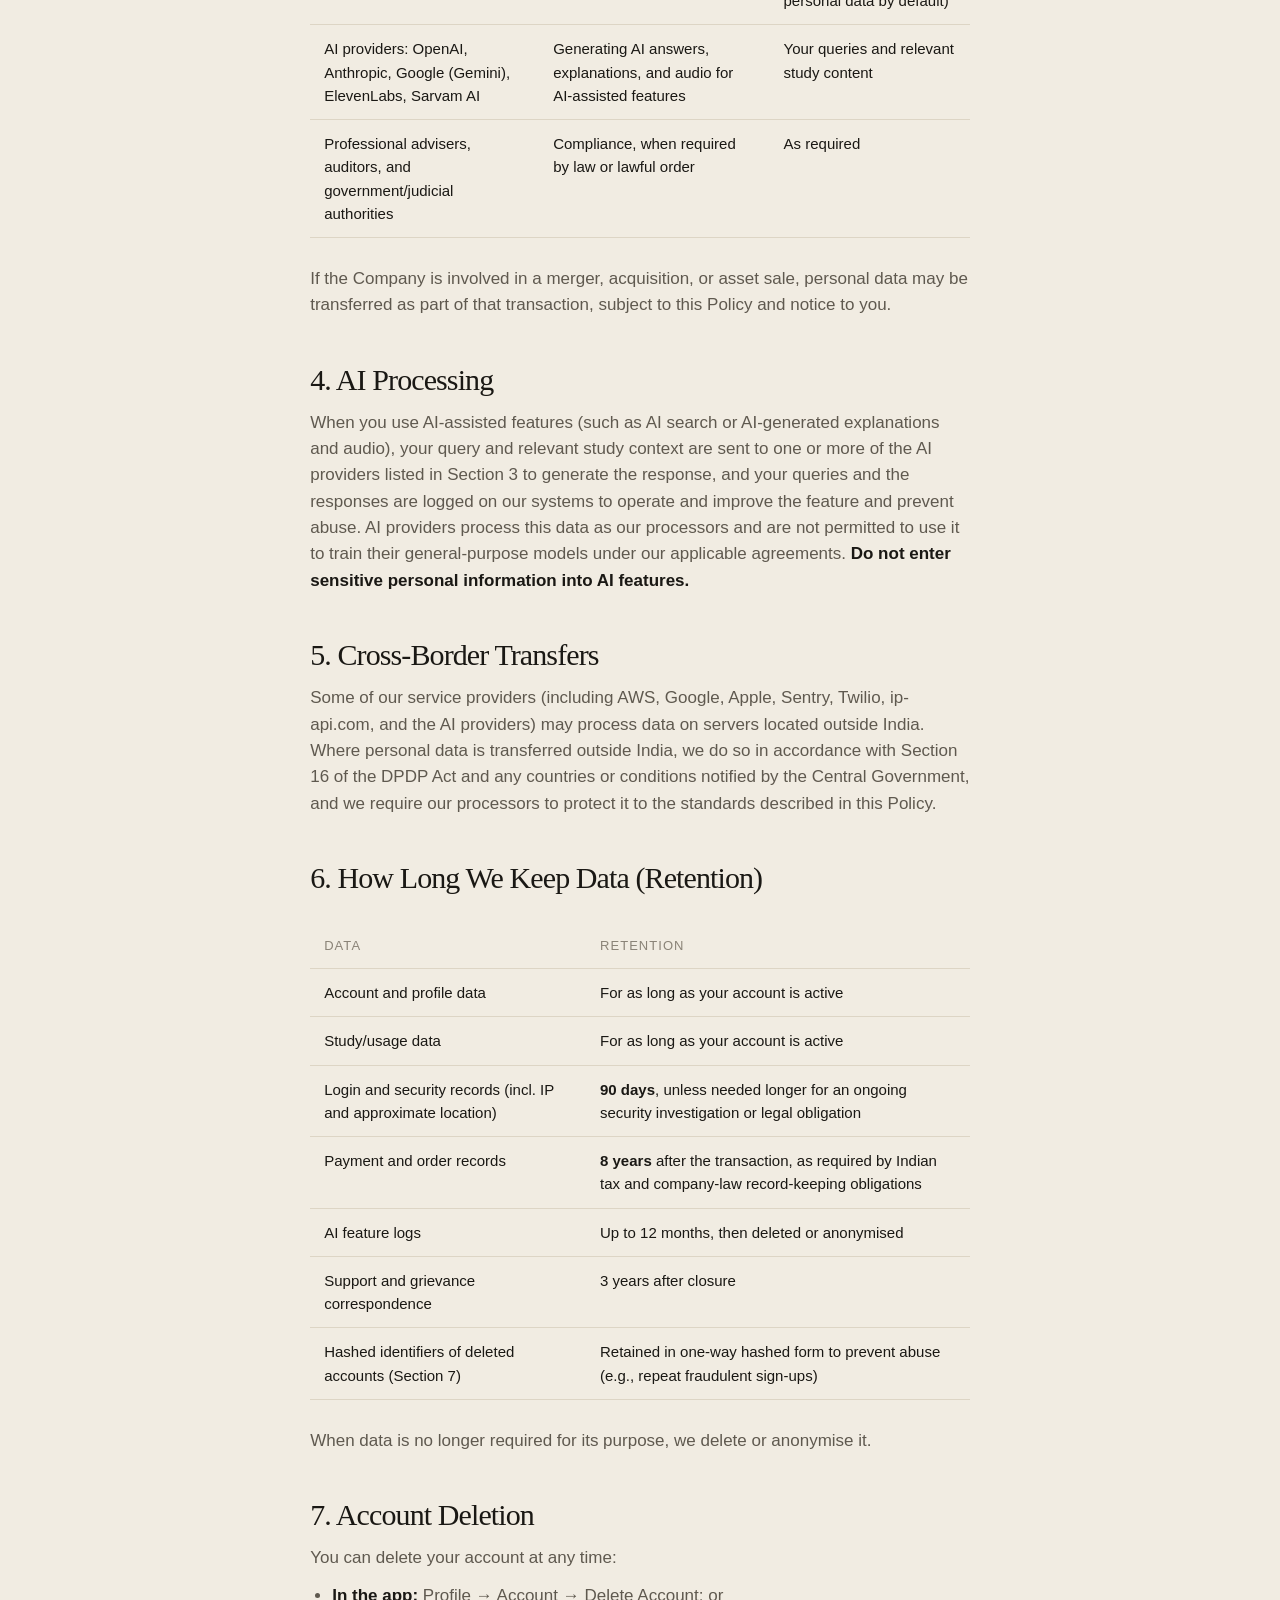
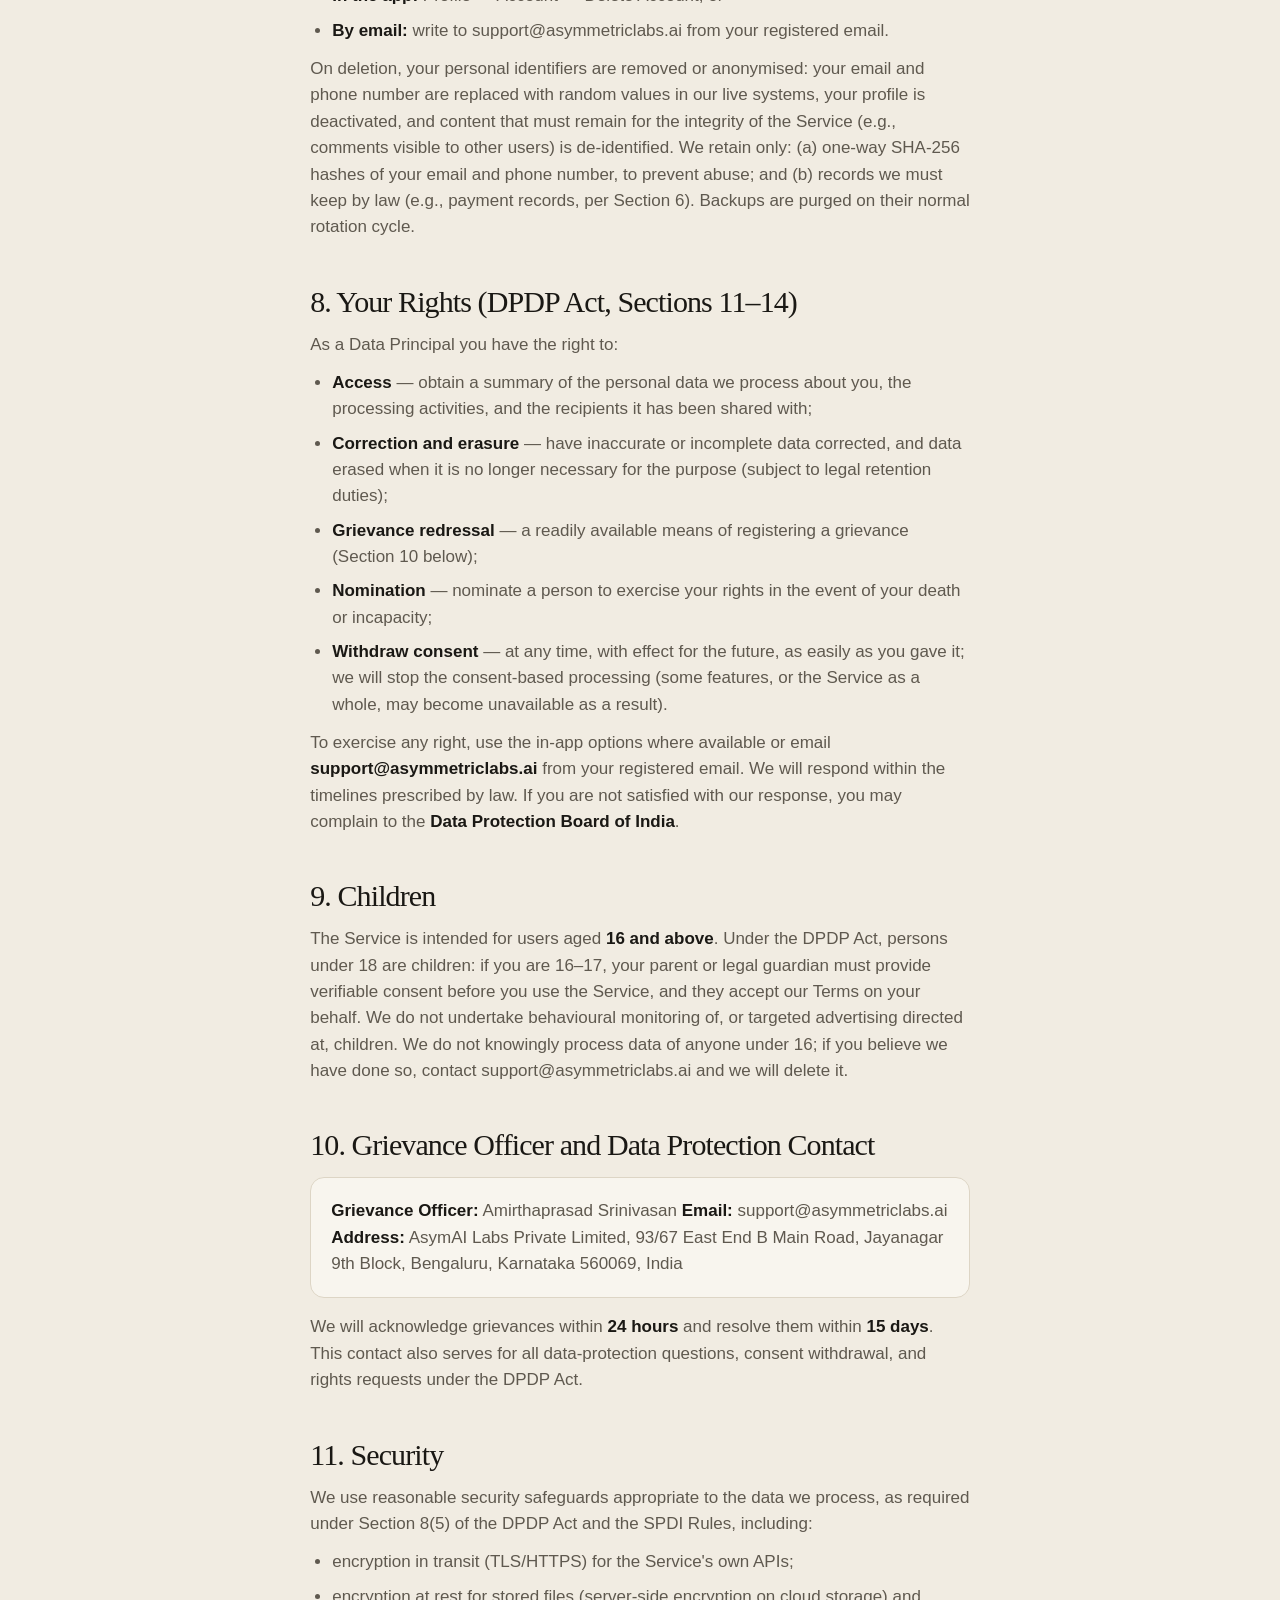
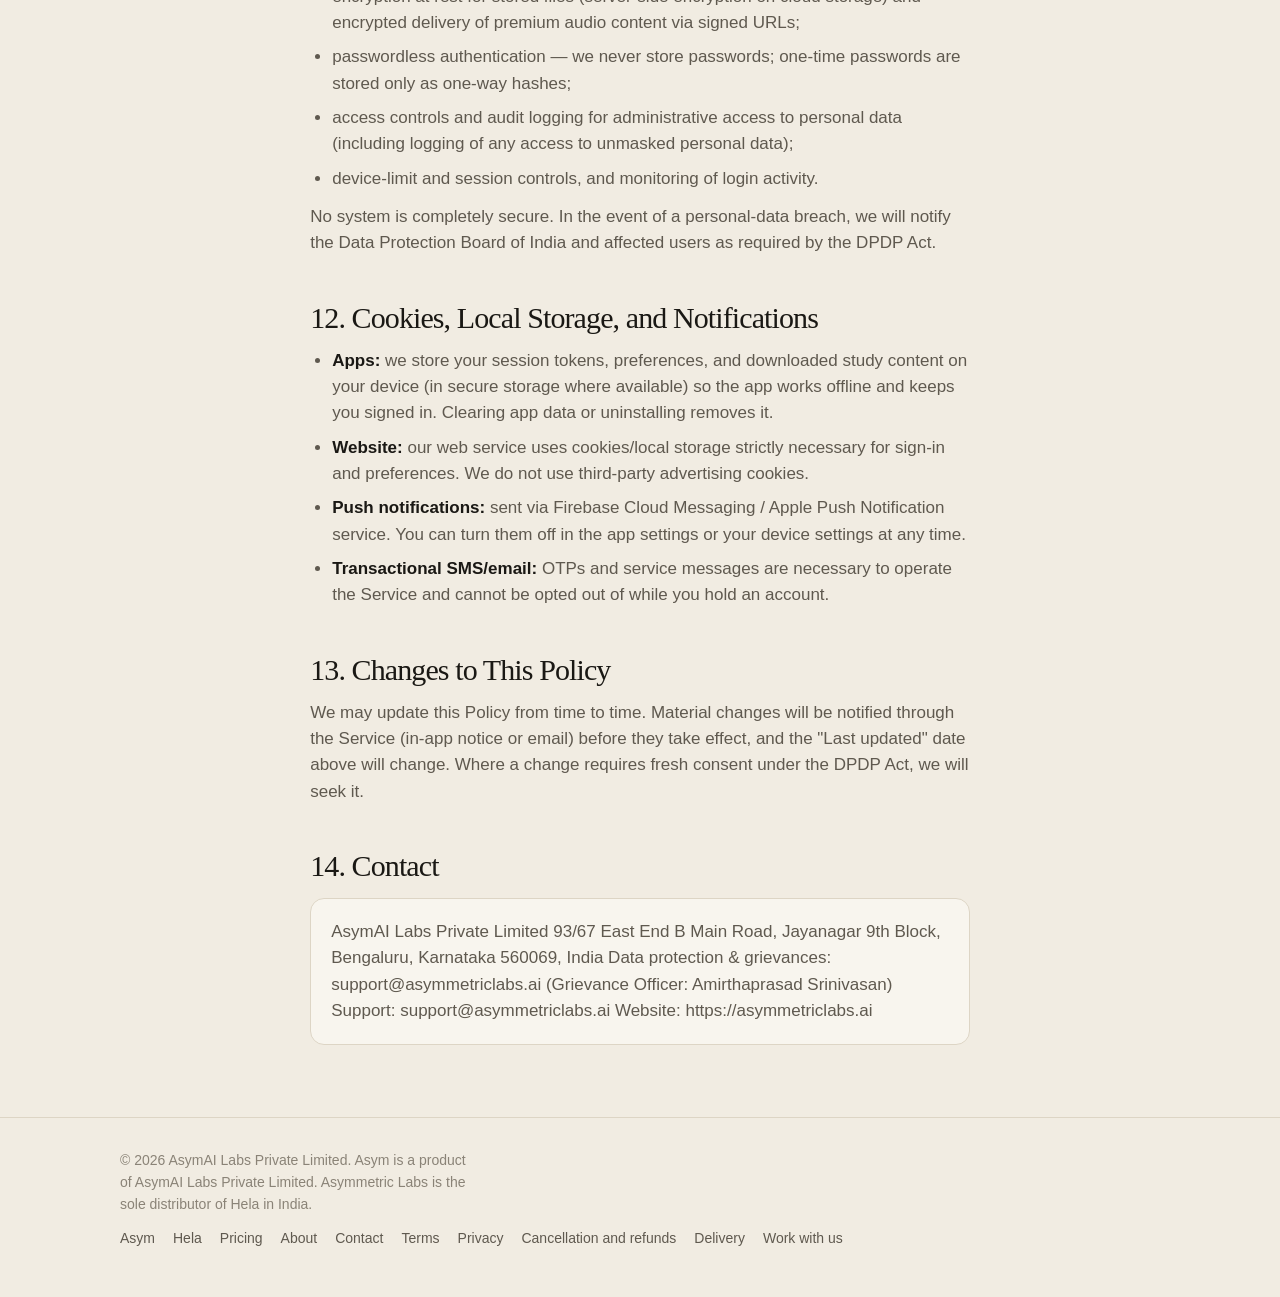
<file: privacy/index.html>
<!DOCTYPE html>
<html lang="en">
<head>
  <meta charset="utf-8">
  <meta name="viewport" content="width=device-width, initial-scale=1">
  <title>Privacy Policy — Asymmetric Labs</title>
  <meta name="description" content="How AsymAI Labs Private Limited processes personal data for Asym.">
  <link rel="canonical" href="https://asymmetriclabs.ai/privacy/">
  <meta property="og:title" content="Privacy Policy — Asymmetric Labs">
  <meta property="og:description" content="How AsymAI Labs Private Limited processes personal data for Asym.">
  <meta property="og:url" content="https://asymmetriclabs.ai/privacy/">
  <meta property="og:type" content="website">
  <link rel="icon" href="data:image/svg+xml,%3Csvg xmlns='http://www.w3.org/2000/svg' viewBox='0 0 64 64'%3E%3Ccircle cx='32' cy='32' r='32' fill='%231a1814'/%3E%3Ctext x='32' y='44' text-anchor='middle' font-family='Georgia,serif' font-style='italic' font-size='36' fill='%23f1ece2'%3Ea.%3C/text%3E%3C/svg%3E">
  <link rel="stylesheet" href="/assets/site.css">
</head>
<body>
  <header>
    <div class="wrap">
      <a class="mark" href="/" aria-label="Asymmetric Labs home">Asymmetric Labs<b>.</b></a>
      <nav aria-label="Primary"><a href="/asym/">Asym</a><a href="/hela/">Hela</a><a href="/pricing/">Pricing</a><a href="/about/">About</a><a href="/contact/">Contact</a></nav>
    </div>
  </header>

  <main>
    <div class="hero small">
      <div class="wrap">
        <p class="eyebrow">Legal</p>
        <h1>Privacy Policy<b>.</b></h1>
        <p>What personal data we collect, why, and the rights you have.</p>
      </div>
    </div>

    <section>
      <div class="wrap prose">
        <h1>Privacy Policy — Asym</h1>
<p><strong>Effective date:</strong> 17 November 2026<br />
<strong>Last updated:</strong> 17 November 2026</p>
<p>This Privacy Policy describes how <strong>AsymAI Labs Private Limited</strong> ("<strong>Company</strong>", "<strong>we</strong>", "<strong>us</strong>"), registered office at <strong>93/67 East End B Main Road, Jayanagar 9th Block, Bengaluru, Karnataka 560069, India</strong>, processes your personal data when you use the <strong>Asym</strong> mobile application (iOS and Android), the associated website and web services at <strong>asymmetriclabs.ai</strong>, and related services (together, the "<strong>Service</strong>").</p>
<p>We are the <strong>Data Fiduciary</strong> for this processing under the Digital Personal Data Protection Act, 2023 ("<strong>DPDP Act</strong>"). This Policy also serves as the privacy policy required under the Information Technology Act, 2000 and the Information Technology (Reasonable Security Practices and Procedures and Sensitive Personal Data or Information) Rules, 2011.</p>
<p>By creating an account or using the Service, and by giving consent where we ask for it, you agree to the processing described in this Policy. This Policy is incorporated into our <a href="/terms/">Terms &amp; Conditions</a>.</p>
<hr />
<h2>1. Data We Collect</h2>
<h3>1.1 Data you provide</h3>
<div class="tablewrap"><table>
<thead>
<tr>
<th>Category</th>
<th>Data</th>
<th>When</th>
</tr>
</thead>
<tbody>
<tr>
<td>Identity &amp; contact</td>
<td>Name, email address, phone number, username</td>
<td>Account registration and profile</td>
</tr>
<tr>
<td>Profile (optional unless stated)</td>
<td>Educational/professional background, exam attempt number and year, date of birth, gender, bio, postal address, profile photo, social-media links</td>
<td>Onboarding and profile editing</td>
</tr>
<tr>
<td>User content</td>
<td>Comments and replies, content ratings, issue/content reports, custom tests you create, bookmarks</td>
<td>When you use those features</td>
</tr>
<tr>
<td>Payment information</td>
<td>Selected plan, order details, coupon codes, billing state (for GST), payment status</td>
<td>When you purchase a Subscription</td>
</tr>
<tr>
<td>Support &amp; grievances</td>
<td>The contents of your messages to us</td>
<td>When you contact us</td>
</tr>
</tbody>
</table></div>
<p>We do <strong>not</strong> collect or store your card numbers, UPI PINs, or bank credentials — these go directly to our payment processor (Razorpay).</p>
<h3>1.2 Data collected automatically</h3>
<div class="tablewrap"><table>
<thead>
<tr>
<th>Category</th>
<th>Data</th>
<th>Notes</th>
</tr>
</thead>
<tbody>
<tr>
<td>Device information</td>
<td>Device identifier (Android ID on Android; identifier-for-vendor on iOS), device model, operating system and version, app version, platform</td>
<td>Used to operate sessions and enforce device limits (up to 2 devices per platform)</td>
</tr>
<tr>
<td>IP address &amp; approximate location</td>
<td>Your IP address and location estimated from it (country, region, city, postal code, approximate coordinates, timezone, internet service provider)</td>
<td>Derived through the third-party service ip-api.com at sign-in; stored with login records for security and fraud prevention</td>
</tr>
<tr>
<td>Login &amp; security records</td>
<td>Sign-in events, sign-in method, device ID, IP address, hashed one-time passwords</td>
<td>Security auditing</td>
</tr>
<tr>
<td>Usage &amp; study data</td>
<td>Questions attempted, answers (correct/incorrect/skipped), test results, progress, streaks, feature usage, content interactions</td>
<td>Powers your progress tracking and personalised study experience</td>
</tr>
<tr>
<td>AI feature logs</td>
<td>Your queries to AI-assisted features and the responses generated</td>
<td>See Section 4</td>
</tr>
<tr>
<td>Diagnostics</td>
<td>Crash logs and performance data (Firebase Crashlytics on the apps; Sentry on our servers)</td>
<td>Crash reports are not tied to your marketing profile</td>
</tr>
<tr>
<td>Notifications</td>
<td>Push-notification tokens/topics (Firebase Cloud Messaging / Apple Push Notification service)</td>
<td>You can disable notifications at any time</td>
</tr>
</tbody>
</table></div>
<p>We do <strong>not</strong> collect your precise GPS location, contacts, photos (other than a profile photo you choose to upload), microphone, or camera data. We do not use advertising identifiers for tracking and we do not serve third-party advertising.</p>
<h3>1.3 Data from third parties</h3>
<p>If you sign in with Google or Apple, we receive your name, email address, a unique sign-in identifier, and (for Google) your profile picture, as permitted by your settings with that provider.</p>
<h2>2. Why We Process Your Data (Purposes and Legal Basis)</h2>
<p>Under the DPDP Act we process personal data with your <strong>consent</strong> (Section 6) or for <strong>legitimate uses</strong> (Section 7), as follows:</p>
<div class="tablewrap"><table>
<thead>
<tr>
<th>Purpose</th>
<th>Data used</th>
<th>Basis</th>
</tr>
</thead>
<tbody>
<tr>
<td>Creating and operating your account; providing the Service you signed up for</td>
<td>Identity, contact, profile, device, usage</td>
<td>Consent / voluntary provision for the specified purpose</td>
</tr>
<tr>
<td>Authentication (OTP delivery, SSO), session management, device limits</td>
<td>Contact, device identifiers</td>
<td>Consent / specified purpose</td>
</tr>
<tr>
<td>Progress tracking, statistics, personalised study features</td>
<td>Usage &amp; study data</td>
<td>Consent / specified purpose</td>
</tr>
<tr>
<td>Processing payments, invoicing, GST compliance, refunds</td>
<td>Payment information, billing state</td>
<td>Specified purpose; legal obligation (tax law)</td>
</tr>
<tr>
<td>Security, fraud prevention, abuse prevention, enforcing device limits</td>
<td>Login records, IP address, approximate location, device ID, hashed identifiers of deleted accounts</td>
<td>Legitimate use (security)</td>
</tr>
<tr>
<td>AI-assisted features</td>
<td>Your queries and relevant study context</td>
<td>Consent / specified purpose</td>
</tr>
<tr>
<td>Service communications (OTPs, receipts, service notices)</td>
<td>Contact data</td>
<td>Specified purpose</td>
</tr>
<tr>
<td>Responding to support requests and grievances</td>
<td>Support data</td>
<td>Specified purpose; legal obligation</td>
</tr>
<tr>
<td>Diagnosing crashes and improving stability</td>
<td>Diagnostics</td>
<td>Specified purpose</td>
</tr>
<tr>
<td>Complying with law and lawful orders</td>
<td>As required</td>
<td>Legal obligation</td>
</tr>
</tbody>
</table></div>
<p>We do not use your personal data for third-party advertising, and we do not sell personal data.</p>
<h2>3. Who We Share Data With (Data Processors and Recipients)</h2>
<p>We share personal data only with service providers who process it on our behalf under contract, and with authorities where legally required:</p>
<div class="tablewrap"><table>
<thead>
<tr>
<th>Recipient</th>
<th>Role</th>
<th>Data involved</th>
</tr>
</thead>
<tbody>
<tr>
<td>Amazon Web Services (AWS)</td>
<td>Cloud hosting, file storage, content delivery, transactional email, SMS</td>
<td>Most Service data, incl. profile photos and content</td>
</tr>
<tr>
<td>Razorpay Software Pvt Ltd</td>
<td>Payment processing</td>
<td>Order and payment data; your payment credentials are collected by Razorpay directly</td>
</tr>
<tr>
<td>MSG91 / Twilio / AWS SNS</td>
<td>OTP and SMS delivery</td>
<td>Phone number, OTP message</td>
</tr>
<tr>
<td>Google (Firebase)</td>
<td>Push notifications, crash reporting; on Android, Firebase Analytics for aggregate app-usage statistics</td>
<td>Device data, crash data, notification tokens</td>
</tr>
<tr>
<td>Google / Apple</td>
<td>Sign-in (if you choose SSO); push delivery on iOS</td>
<td>Sign-in identity data; notification tokens</td>
</tr>
<tr>
<td>ip-api.com</td>
<td>IP-based location lookup at sign-in</td>
<td>Your IP address</td>
</tr>
<tr>
<td>Sentry</td>
<td>Server-side error monitoring</td>
<td>Technical error context (configured not to send personal data by default)</td>
</tr>
<tr>
<td>AI providers: OpenAI, Anthropic, Google (Gemini), ElevenLabs, Sarvam AI</td>
<td>Generating AI answers, explanations, and audio for AI-assisted features</td>
<td>Your queries and relevant study content</td>
</tr>
<tr>
<td>Professional advisers, auditors, and government/judicial authorities</td>
<td>Compliance, when required by law or lawful order</td>
<td>As required</td>
</tr>
</tbody>
</table></div>
<p>If the Company is involved in a merger, acquisition, or asset sale, personal data may be transferred as part of that transaction, subject to this Policy and notice to you.</p>
<h2>4. AI Processing</h2>
<p>When you use AI-assisted features (such as AI search or AI-generated explanations and audio), your query and relevant study context are sent to one or more of the AI providers listed in Section 3 to generate the response, and your queries and the responses are logged on our systems to operate and improve the feature and prevent abuse. AI providers process this data as our processors and are not permitted to use it to train their general-purpose models under our applicable agreements. <strong>Do not enter sensitive personal information into AI features.</strong></p>
<h2>5. Cross-Border Transfers</h2>
<p>Some of our service providers (including AWS, Google, Apple, Sentry, Twilio, ip-api.com, and the AI providers) may process data on servers located outside India. Where personal data is transferred outside India, we do so in accordance with Section 16 of the DPDP Act and any countries or conditions notified by the Central Government, and we require our processors to protect it to the standards described in this Policy.</p>
<h2>6. How Long We Keep Data (Retention)</h2>
<div class="tablewrap"><table>
<thead>
<tr>
<th>Data</th>
<th>Retention</th>
</tr>
</thead>
<tbody>
<tr>
<td>Account and profile data</td>
<td>For as long as your account is active</td>
</tr>
<tr>
<td>Study/usage data</td>
<td>For as long as your account is active</td>
</tr>
<tr>
<td>Login and security records (incl. IP and approximate location)</td>
<td><strong>90 days</strong>, unless needed longer for an ongoing security investigation or legal obligation</td>
</tr>
<tr>
<td>Payment and order records</td>
<td><strong>8 years</strong> after the transaction, as required by Indian tax and company-law record-keeping obligations</td>
</tr>
<tr>
<td>AI feature logs</td>
<td>Up to 12 months, then deleted or anonymised</td>
</tr>
<tr>
<td>Support and grievance correspondence</td>
<td>3 years after closure</td>
</tr>
<tr>
<td>Hashed identifiers of deleted accounts (Section 7)</td>
<td>Retained in one-way hashed form to prevent abuse (e.g., repeat fraudulent sign-ups)</td>
</tr>
</tbody>
</table></div>
<p>When data is no longer required for its purpose, we delete or anonymise it.</p>
<h2>7. Account Deletion</h2>
<p>You can delete your account at any time:</p>
<ul>
<li><strong>In the app:</strong> Profile → Account → Delete Account; or</li>
<li><strong>By email:</strong> write to support@asymmetriclabs.ai from your registered email.</li>
</ul>
<p>On deletion, your personal identifiers are removed or anonymised: your email and phone number are replaced with random values in our live systems, your profile is deactivated, and content that must remain for the integrity of the Service (e.g., comments visible to other users) is de-identified. We retain only: (a) one-way SHA-256 hashes of your email and phone number, to prevent abuse; and (b) records we must keep by law (e.g., payment records, per Section 6). Backups are purged on their normal rotation cycle.</p>
<h2>8. Your Rights (DPDP Act, Sections 11–14)</h2>
<p>As a Data Principal you have the right to:</p>
<ul>
<li><strong>Access</strong> — obtain a summary of the personal data we process about you, the processing activities, and the recipients it has been shared with;</li>
<li><strong>Correction and erasure</strong> — have inaccurate or incomplete data corrected, and data erased when it is no longer necessary for the purpose (subject to legal retention duties);</li>
<li><strong>Grievance redressal</strong> — a readily available means of registering a grievance (Section 10 below);</li>
<li><strong>Nomination</strong> — nominate a person to exercise your rights in the event of your death or incapacity;</li>
<li><strong>Withdraw consent</strong> — at any time, with effect for the future, as easily as you gave it; we will stop the consent-based processing (some features, or the Service as a whole, may become unavailable as a result).</li>
</ul>
<p>To exercise any right, use the in-app options where available or email <strong>support@asymmetriclabs.ai</strong> from your registered email. We will respond within the timelines prescribed by law. If you are not satisfied with our response, you may complain to the <strong>Data Protection Board of India</strong>.</p>
<h2>9. Children</h2>
<p>The Service is intended for users aged <strong>16 and above</strong>. Under the DPDP Act, persons under 18 are children: if you are 16–17, your parent or legal guardian must provide verifiable consent before you use the Service, and they accept our Terms on your behalf. We do not undertake behavioural monitoring of, or targeted advertising directed at, children. We do not knowingly process data of anyone under 16; if you believe we have done so, contact support@asymmetriclabs.ai and we will delete it.</p>
<h2>10. Grievance Officer and Data Protection Contact</h2>
<blockquote>
<p><strong>Grievance Officer:</strong> Amirthaprasad Srinivasan
<strong>Email:</strong> support@asymmetriclabs.ai
<strong>Address:</strong> AsymAI Labs Private Limited, 93/67 East End B Main Road, Jayanagar 9th Block, Bengaluru, Karnataka 560069, India</p>
</blockquote>
<p>We will acknowledge grievances within <strong>24 hours</strong> and resolve them within <strong>15 days</strong>. This contact also serves for all data-protection questions, consent withdrawal, and rights requests under the DPDP Act.</p>
<h2>11. Security</h2>
<p>We use reasonable security safeguards appropriate to the data we process, as required under Section 8(5) of the DPDP Act and the SPDI Rules, including:</p>
<ul>
<li>encryption in transit (TLS/HTTPS) for the Service's own APIs;</li>
<li>encryption at rest for stored files (server-side encryption on cloud storage) and encrypted delivery of premium audio content via signed URLs;</li>
<li>passwordless authentication — we never store passwords; one-time passwords are stored only as one-way hashes;</li>
<li>access controls and audit logging for administrative access to personal data (including logging of any access to unmasked personal data);</li>
<li>device-limit and session controls, and monitoring of login activity.</li>
</ul>
<p>No system is completely secure. In the event of a personal-data breach, we will notify the Data Protection Board of India and affected users as required by the DPDP Act.</p>
<h2>12. Cookies, Local Storage, and Notifications</h2>
<ul>
<li><strong>Apps:</strong> we store your session tokens, preferences, and downloaded study content on your device (in secure storage where available) so the app works offline and keeps you signed in. Clearing app data or uninstalling removes it.</li>
<li><strong>Website:</strong> our web service uses cookies/local storage strictly necessary for sign-in and preferences. We do not use third-party advertising cookies.</li>
<li><strong>Push notifications:</strong> sent via Firebase Cloud Messaging / Apple Push Notification service. You can turn them off in the app settings or your device settings at any time.</li>
<li><strong>Transactional SMS/email:</strong> OTPs and service messages are necessary to operate the Service and cannot be opted out of while you hold an account.</li>
</ul>
<h2>13. Changes to This Policy</h2>
<p>We may update this Policy from time to time. Material changes will be notified through the Service (in-app notice or email) before they take effect, and the "Last updated" date above will change. Where a change requires fresh consent under the DPDP Act, we will seek it.</p>
<h2>14. Contact</h2>
<blockquote>
<p>AsymAI Labs Private Limited
93/67 East End B Main Road, Jayanagar 9th Block, Bengaluru, Karnataka 560069, India
Data protection &amp; grievances: support@asymmetriclabs.ai (Grievance Officer: Amirthaprasad Srinivasan)
Support: support@asymmetriclabs.ai
Website: https://asymmetriclabs.ai</p>
</blockquote>
      </div>
    </section>
  </main>

  <footer>
    <div class="wrap">
      <p class="legal">© 2026 AsymAI Labs Private Limited. Asym is a product of AsymAI Labs Private Limited. Asymmetric Labs is the sole distributor of Hela in India.</p>
      <nav aria-label="Footer"><a href="/asym/">Asym</a><a href="/hela/">Hela</a><a href="/pricing/">Pricing</a><a href="/about/">About</a><a href="/contact/">Contact</a><a href="/terms/">Terms</a><a href="/privacy/">Privacy</a><a href="/refunds/">Cancellation and refunds</a><a href="/delivery/">Delivery</a><a href="/apply-for-editor/">Work with us</a></nav>
    </div>
  </footer>
</body>
</html>
</file>
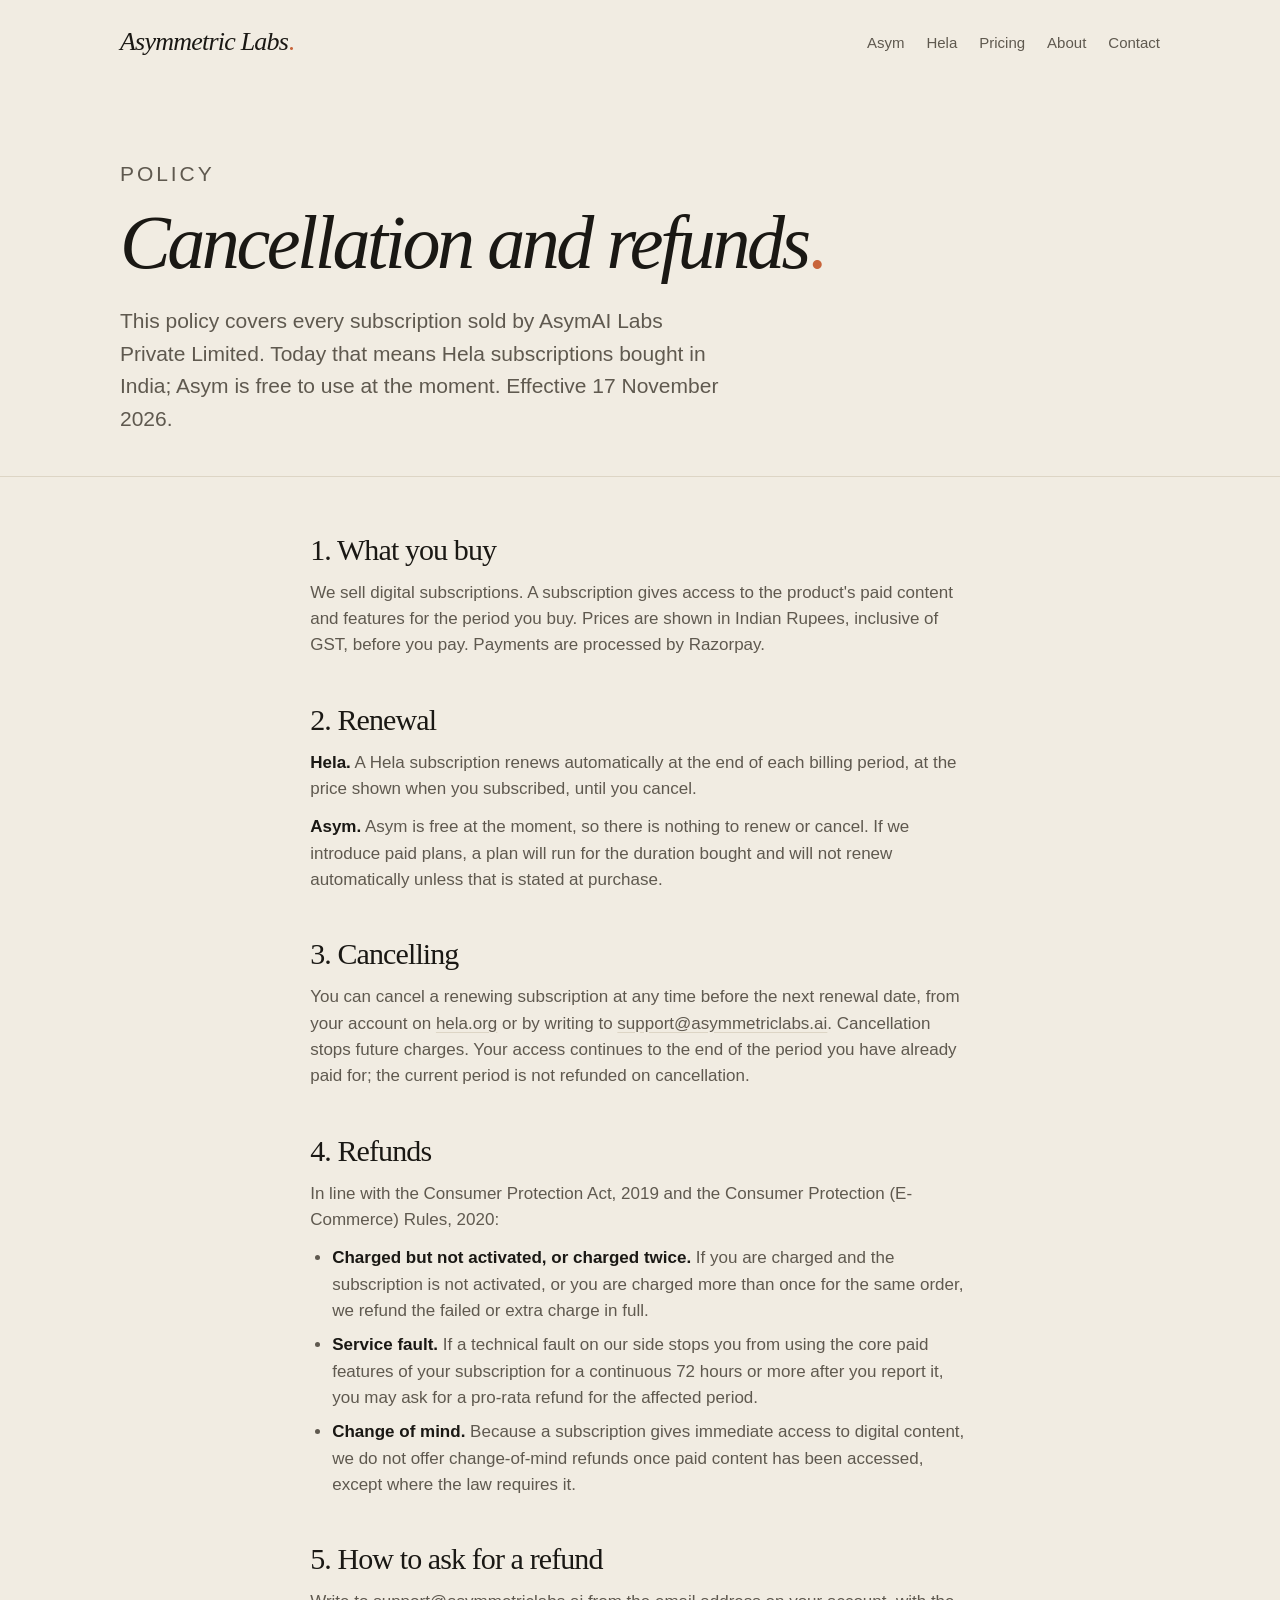
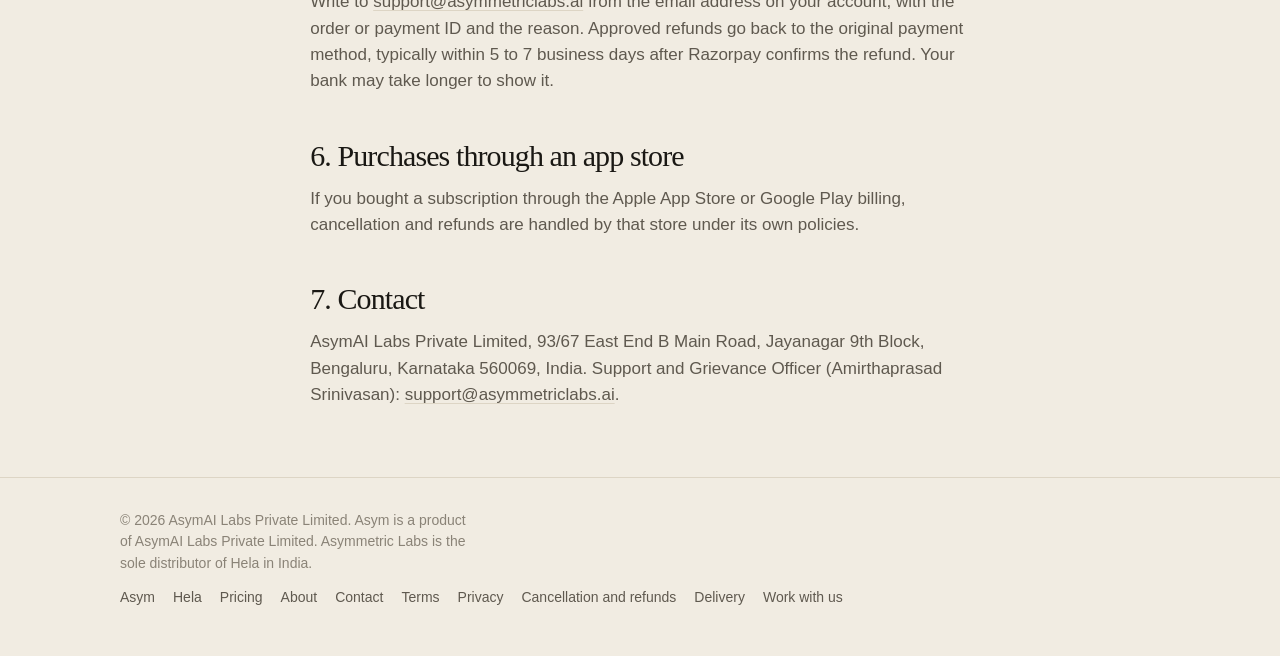
<file: refunds/index.html>
<!DOCTYPE html>
<html lang="en">
<head>
  <meta charset="utf-8">
  <meta name="viewport" content="width=device-width, initial-scale=1">
  <title>Cancellation and Refund Policy — Asymmetric Labs</title>
  <meta name="description" content="How to cancel a subscription sold by AsymAI Labs Private Limited, and when refunds are given.">
  <link rel="canonical" href="https://asymmetriclabs.ai/refunds/">
  <meta property="og:title" content="Cancellation and Refund Policy — Asymmetric Labs">
  <meta property="og:description" content="How to cancel a subscription sold by AsymAI Labs Private Limited, and when refunds are given.">
  <meta property="og:url" content="https://asymmetriclabs.ai/refunds/">
  <meta property="og:type" content="website">
  <link rel="icon" href="data:image/svg+xml,%3Csvg xmlns='http://www.w3.org/2000/svg' viewBox='0 0 64 64'%3E%3Ccircle cx='32' cy='32' r='32' fill='%231a1814'/%3E%3Ctext x='32' y='44' text-anchor='middle' font-family='Georgia,serif' font-style='italic' font-size='36' fill='%23f1ece2'%3Ea.%3C/text%3E%3C/svg%3E">
  <link rel="stylesheet" href="/assets/site.css">
</head>
<body>
  <header>
    <div class="wrap">
      <a class="mark" href="/" aria-label="Asymmetric Labs home">Asymmetric Labs<b>.</b></a>
      <nav aria-label="Primary"><a href="/asym/">Asym</a><a href="/hela/">Hela</a><a href="/pricing/">Pricing</a><a href="/about/">About</a><a href="/contact/">Contact</a></nav>
    </div>
  </header>

  <main>
    <div class="hero small">
      <div class="wrap">
        <p class="eyebrow">Policy</p>
        <h1>Cancellation and refunds<b>.</b></h1>
        <p>This policy covers every subscription sold by AsymAI Labs Private Limited. Today that means Hela subscriptions bought in India; Asym is free to use at the moment. Effective 17 November 2026.</p>
      </div>
    </div>

    <section>
      <div class="wrap prose">
        <h2 style="margin-top:0">1. What you buy</h2>
        <p>We sell digital subscriptions. A subscription gives access to the product's paid content and features for the period you buy. Prices are shown in Indian Rupees, inclusive of GST, before you pay. Payments are processed by Razorpay.</p>

        <h2>2. Renewal</h2>
        <p><strong>Hela.</strong> A Hela subscription renews automatically at the end of each billing period, at the price shown when you subscribed, until you cancel.</p>
        <p><strong>Asym.</strong> Asym is free at the moment, so there is nothing to renew or cancel. If we introduce paid plans, a plan will run for the duration bought and will not renew automatically unless that is stated at purchase.</p>

        <h2>3. Cancelling</h2>
        <p>You can cancel a renewing subscription at any time before the next renewal date, from your account on <a href="https://hela.org" rel="noopener">hela.org</a> or by writing to <a href="mailto:support@asymmetriclabs.ai">support@asymmetriclabs.ai</a>. Cancellation stops future charges. Your access continues to the end of the period you have already paid for; the current period is not refunded on cancellation.</p>

        <h2>4. Refunds</h2>
        <p>In line with the Consumer Protection Act, 2019 and the Consumer Protection (E-Commerce) Rules, 2020:</p>
        <ul>
          <li><strong>Charged but not activated, or charged twice.</strong> If you are charged and the subscription is not activated, or you are charged more than once for the same order, we refund the failed or extra charge in full.</li>
          <li><strong>Service fault.</strong> If a technical fault on our side stops you from using the core paid features of your subscription for a continuous 72 hours or more after you report it, you may ask for a pro-rata refund for the affected period.</li>
          <li><strong>Change of mind.</strong> Because a subscription gives immediate access to digital content, we do not offer change-of-mind refunds once paid content has been accessed, except where the law requires it.</li>
        </ul>

        <h2>5. How to ask for a refund</h2>
        <p>Write to <a href="mailto:support@asymmetriclabs.ai">support@asymmetriclabs.ai</a> from the email address on your account, with the order or payment ID and the reason. Approved refunds go back to the original payment method, typically within 5 to 7 business days after Razorpay confirms the refund. Your bank may take longer to show it.</p>

        <h2>6. Purchases through an app store</h2>
        <p>If you bought a subscription through the Apple App Store or Google Play billing, cancellation and refunds are handled by that store under its own policies.</p>

        <h2>7. Contact</h2>
        <p>AsymAI Labs Private Limited, 93/67 East End B Main Road, Jayanagar 9th Block, Bengaluru, Karnataka 560069, India. Support and Grievance Officer (Amirthaprasad Srinivasan): <a href="mailto:support@asymmetriclabs.ai">support@asymmetriclabs.ai</a>.</p>
      </div>
    </section>
  </main>

  <footer>
    <div class="wrap">
      <p class="legal">© 2026 AsymAI Labs Private Limited. Asym is a product of AsymAI Labs Private Limited. Asymmetric Labs is the sole distributor of Hela in India.</p>
      <nav aria-label="Footer"><a href="/asym/">Asym</a><a href="/hela/">Hela</a><a href="/pricing/">Pricing</a><a href="/about/">About</a><a href="/contact/">Contact</a><a href="/terms/">Terms</a><a href="/privacy/">Privacy</a><a href="/refunds/">Cancellation and refunds</a><a href="/delivery/">Delivery</a><a href="/apply-for-editor/">Work with us</a></nav>
    </div>
  </footer>
</body>
</html>
</file>
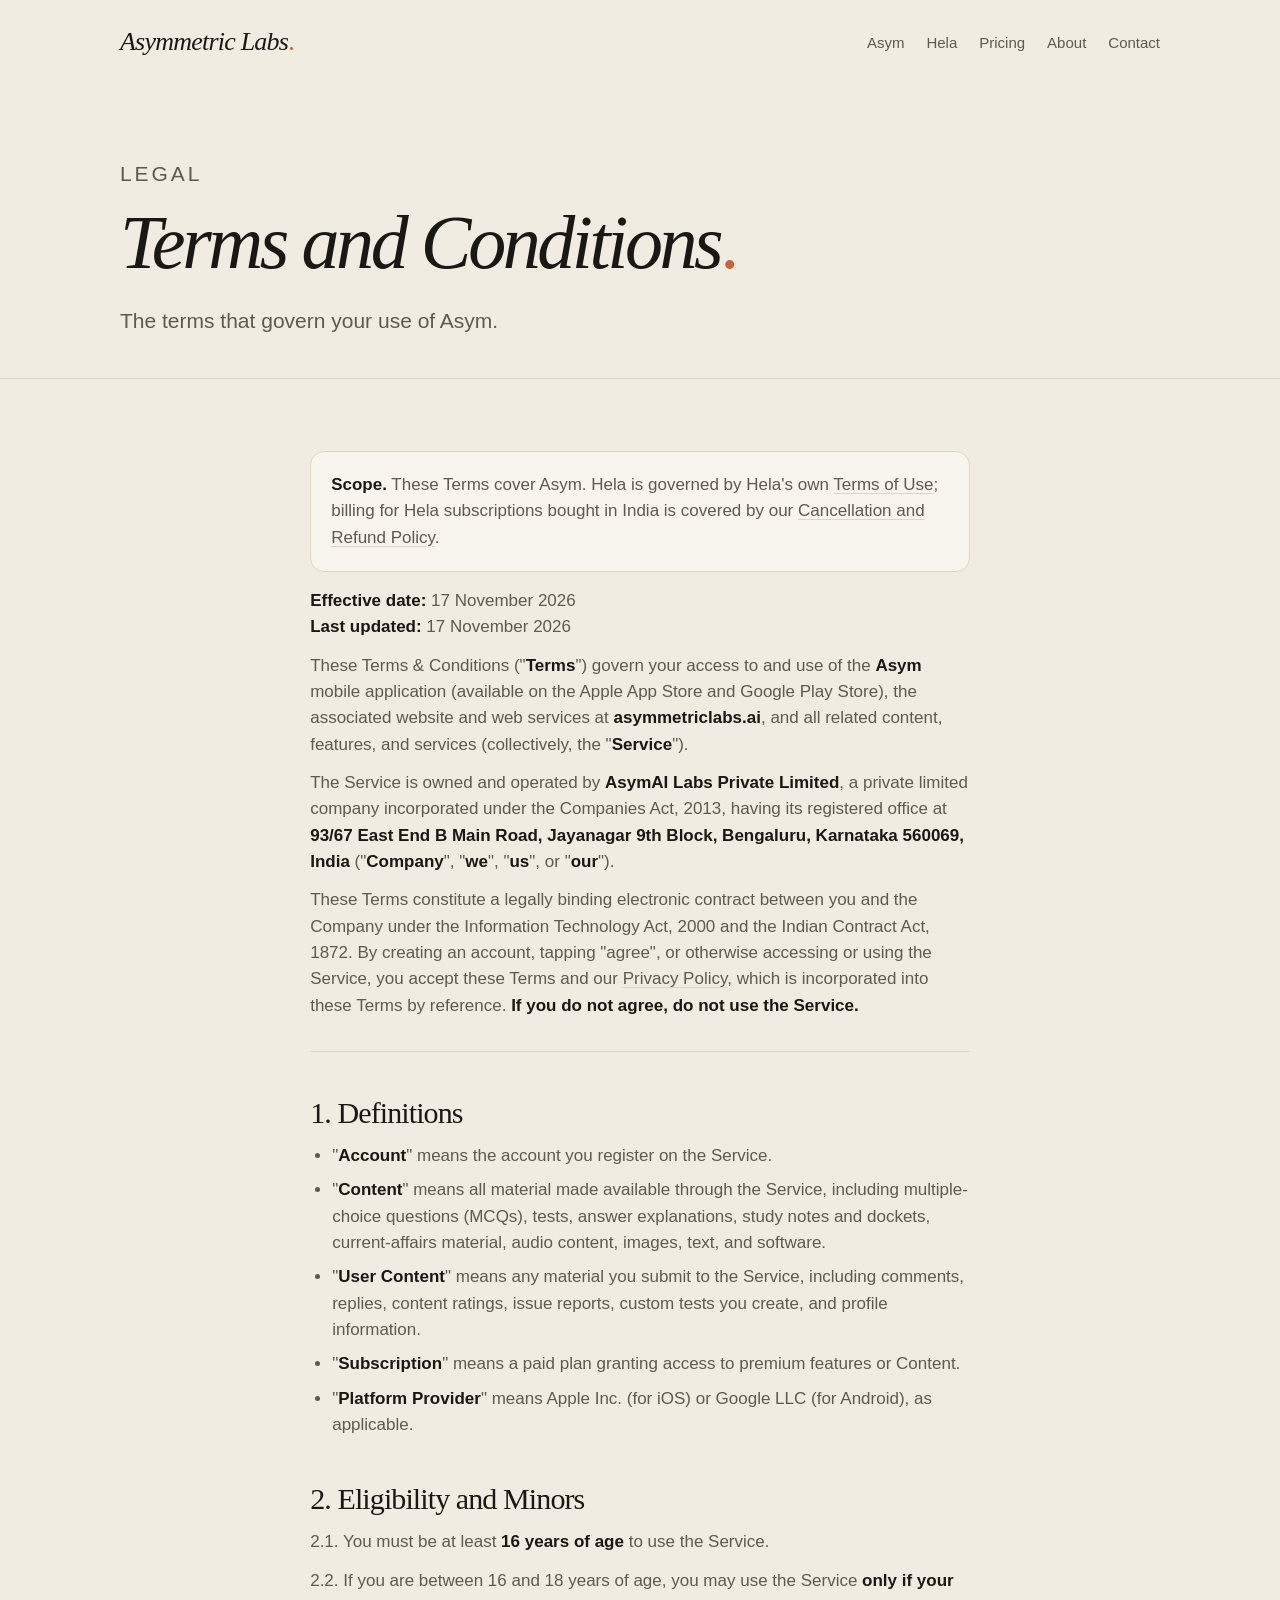
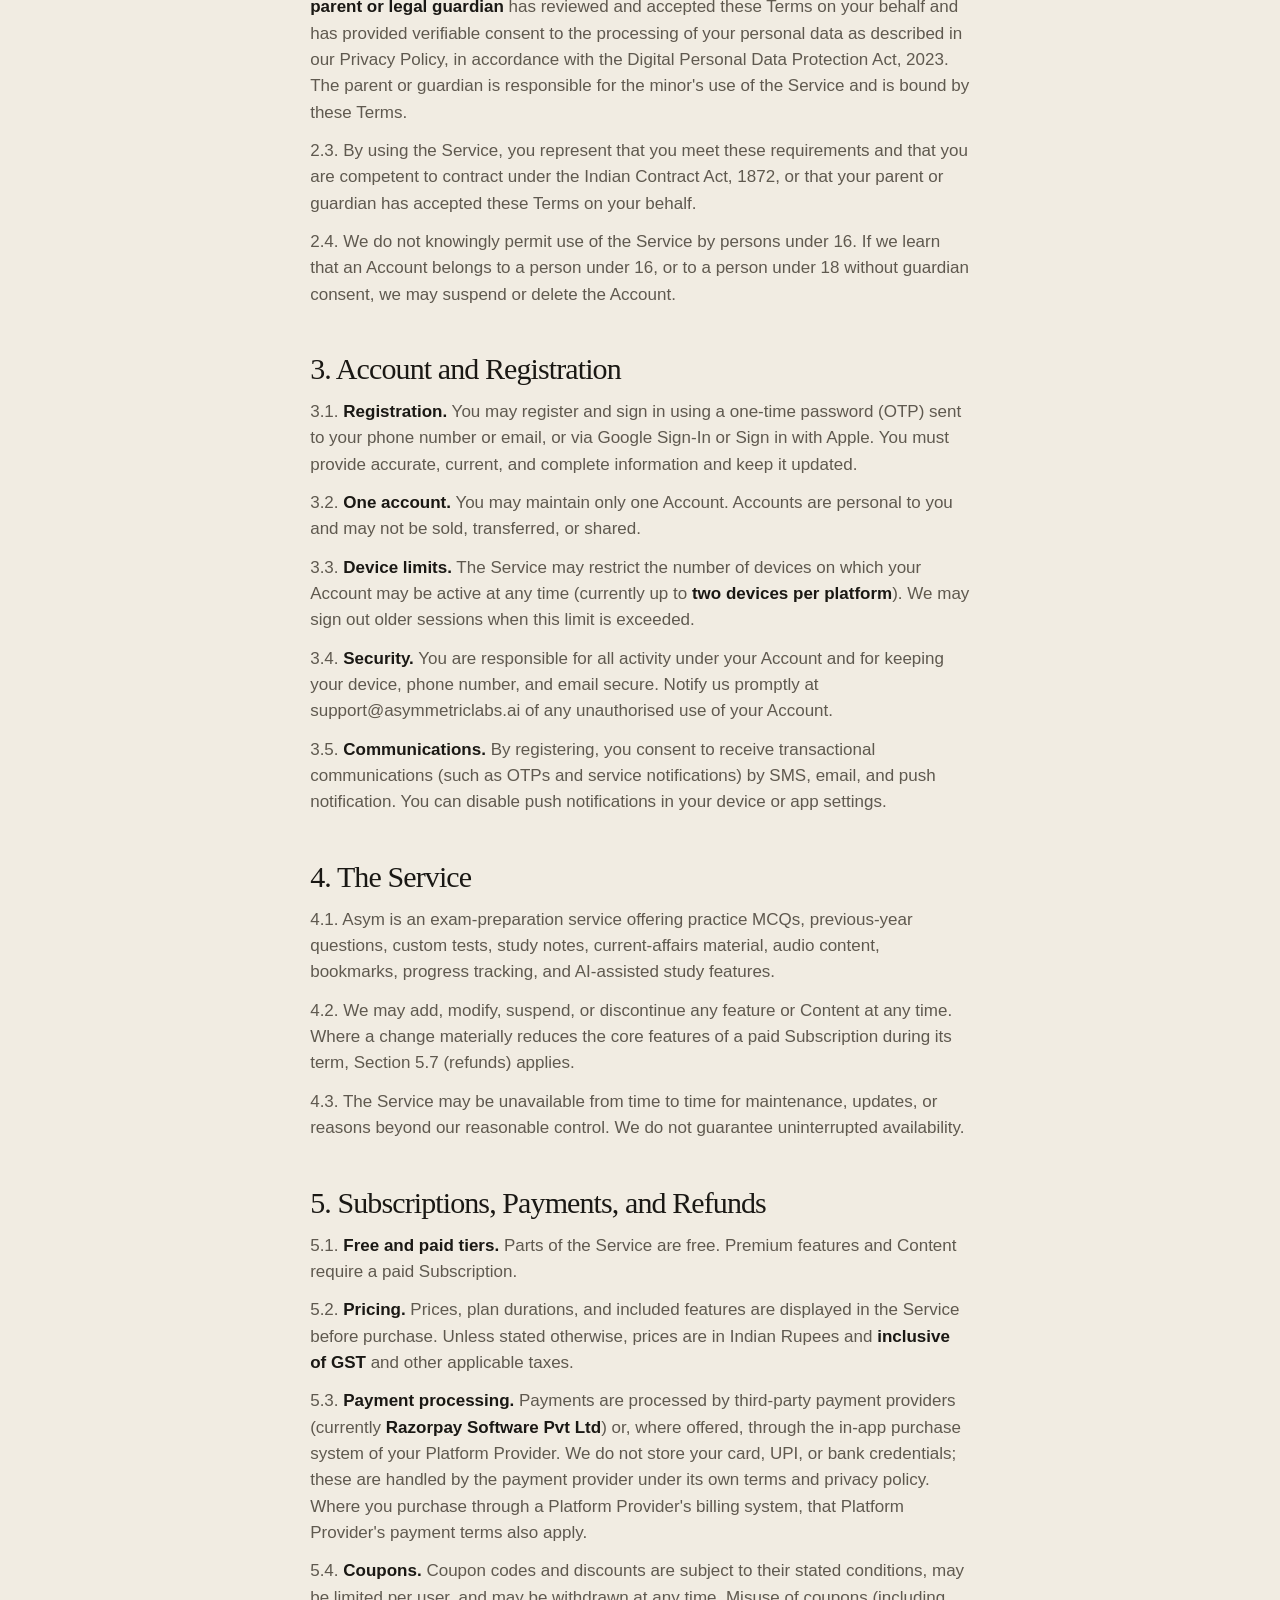
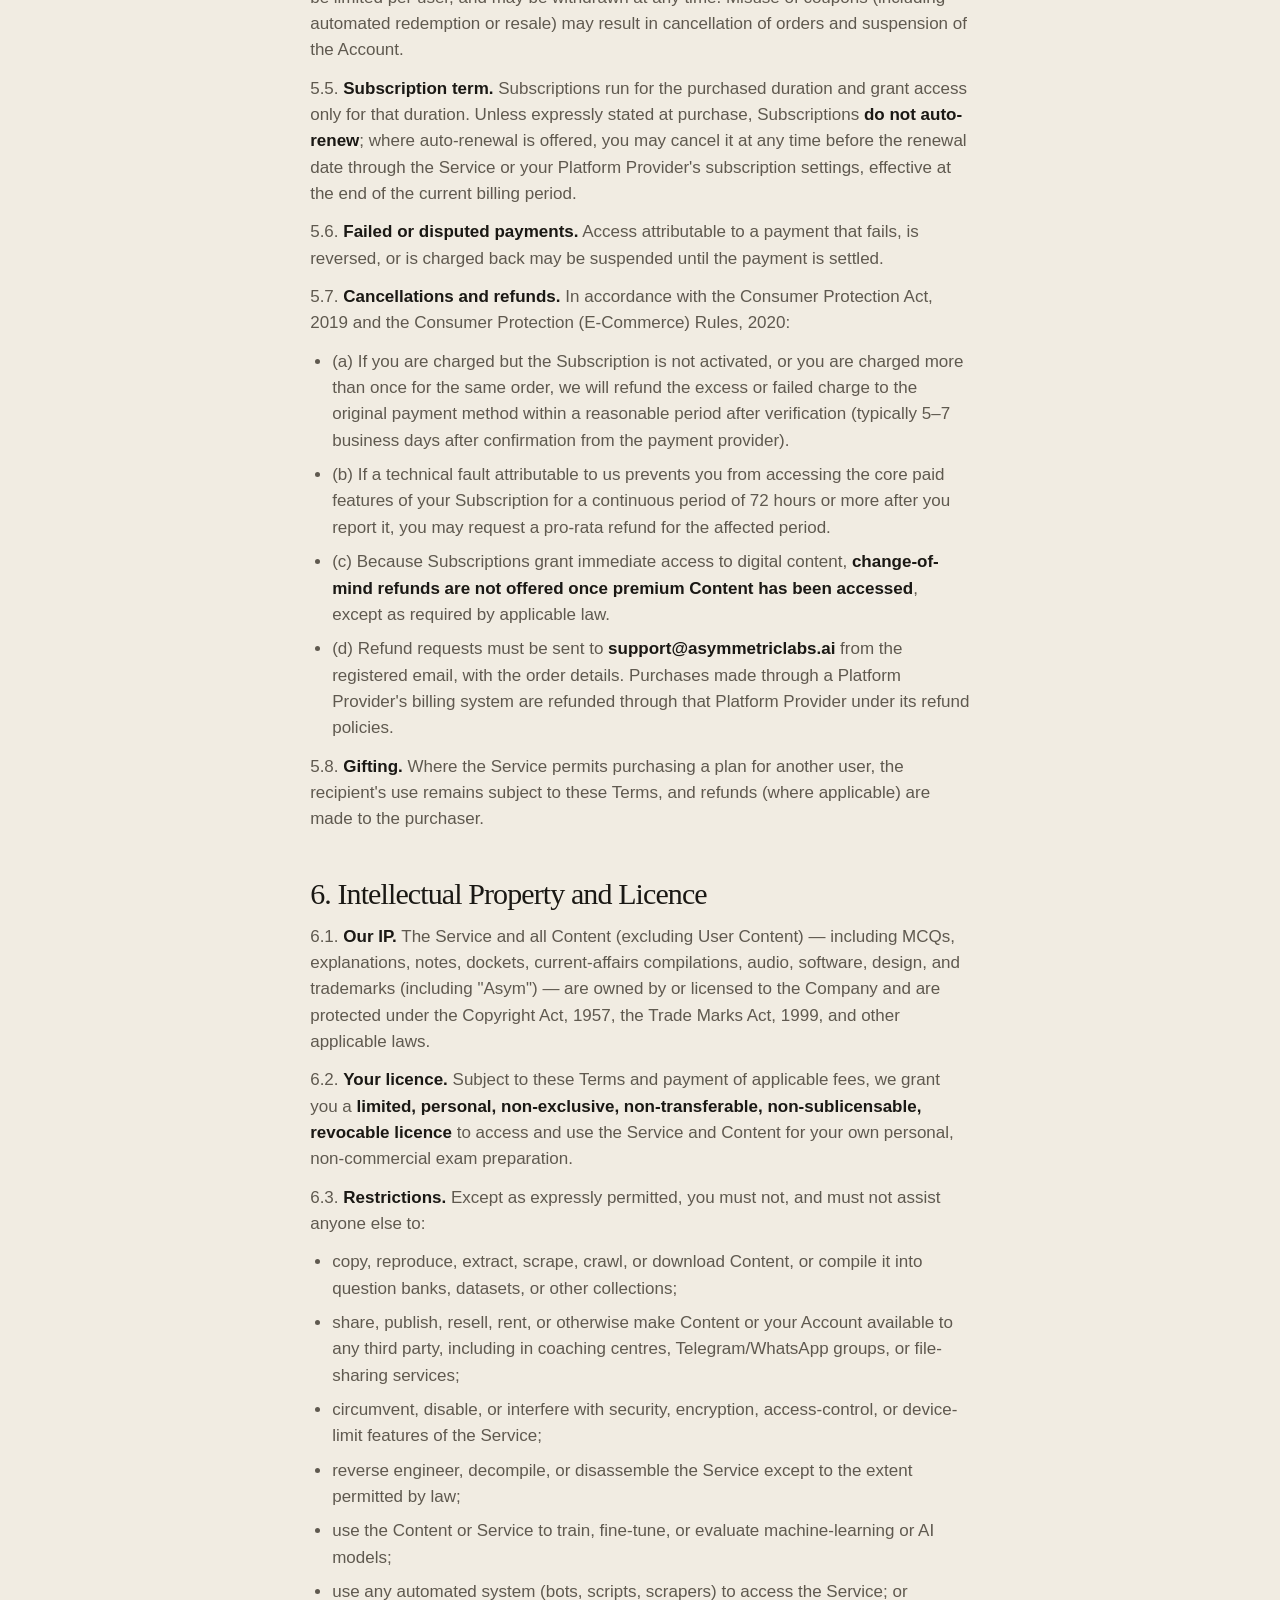
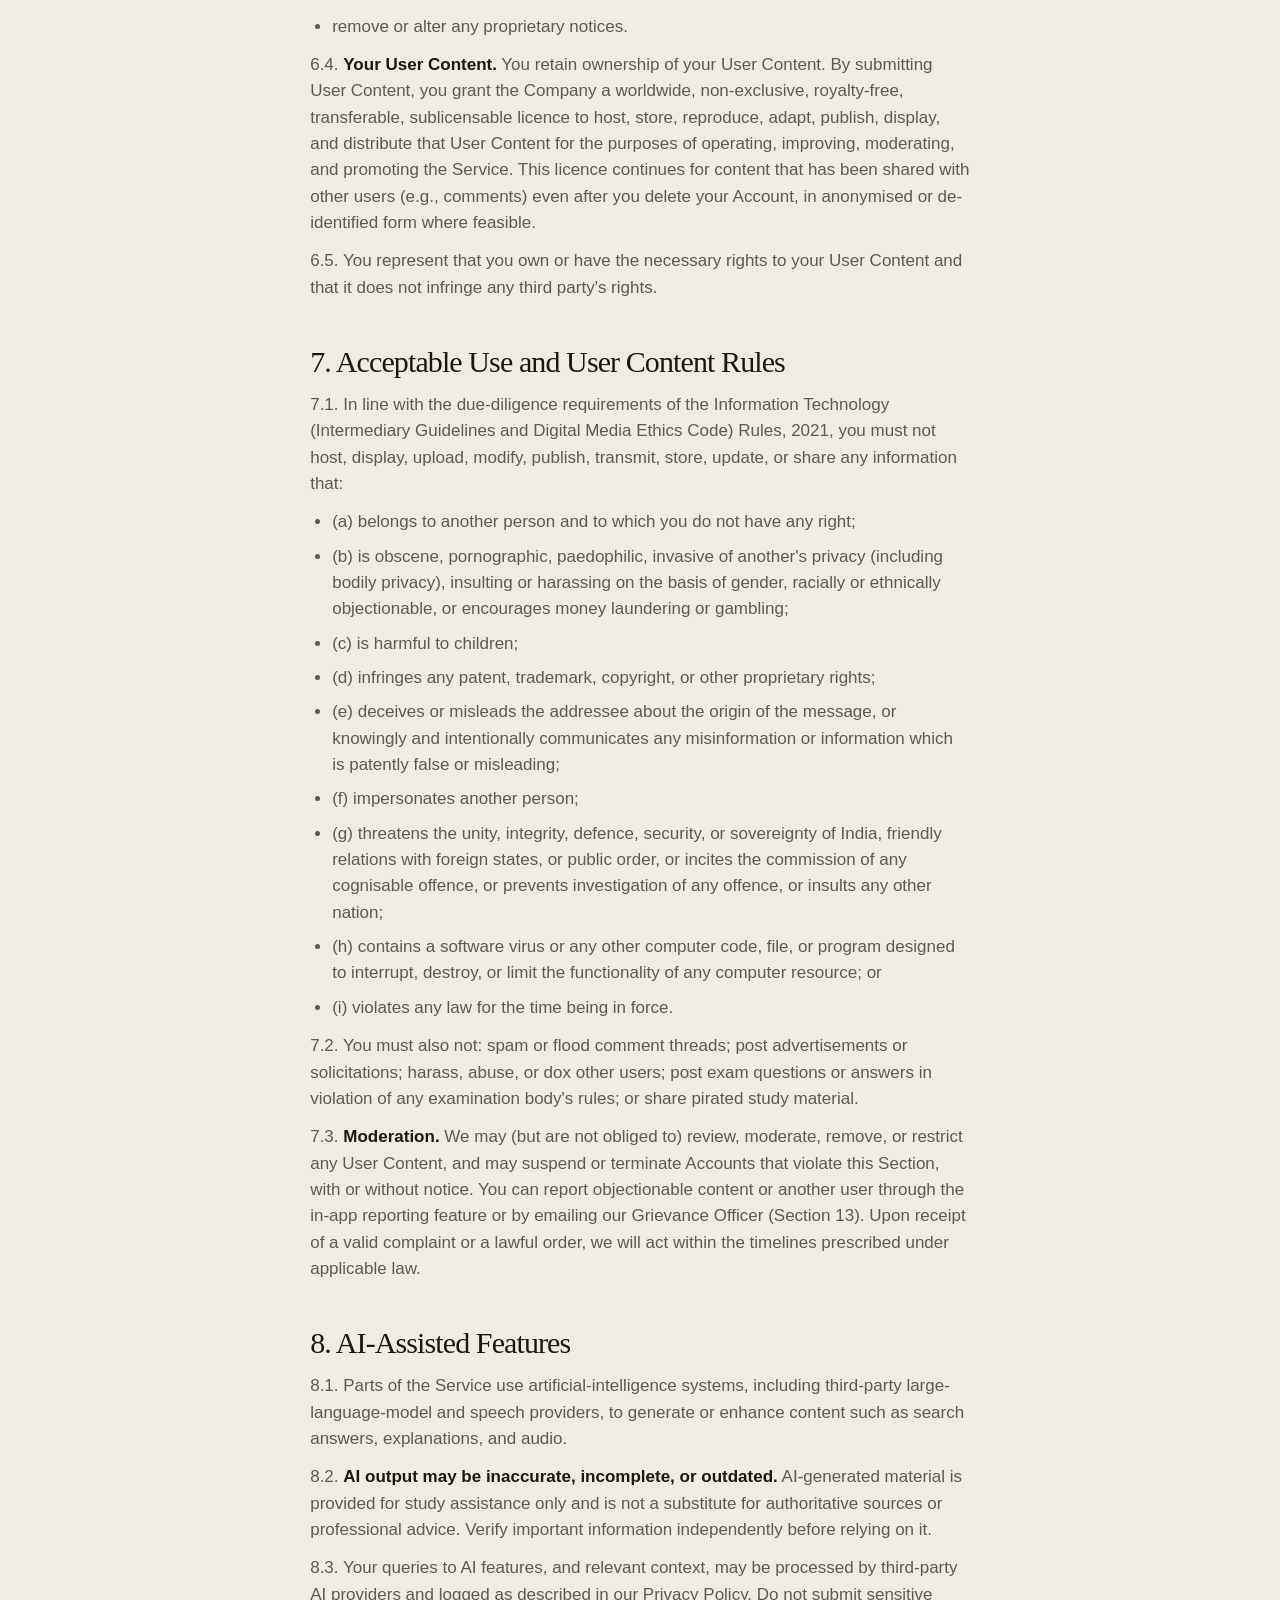
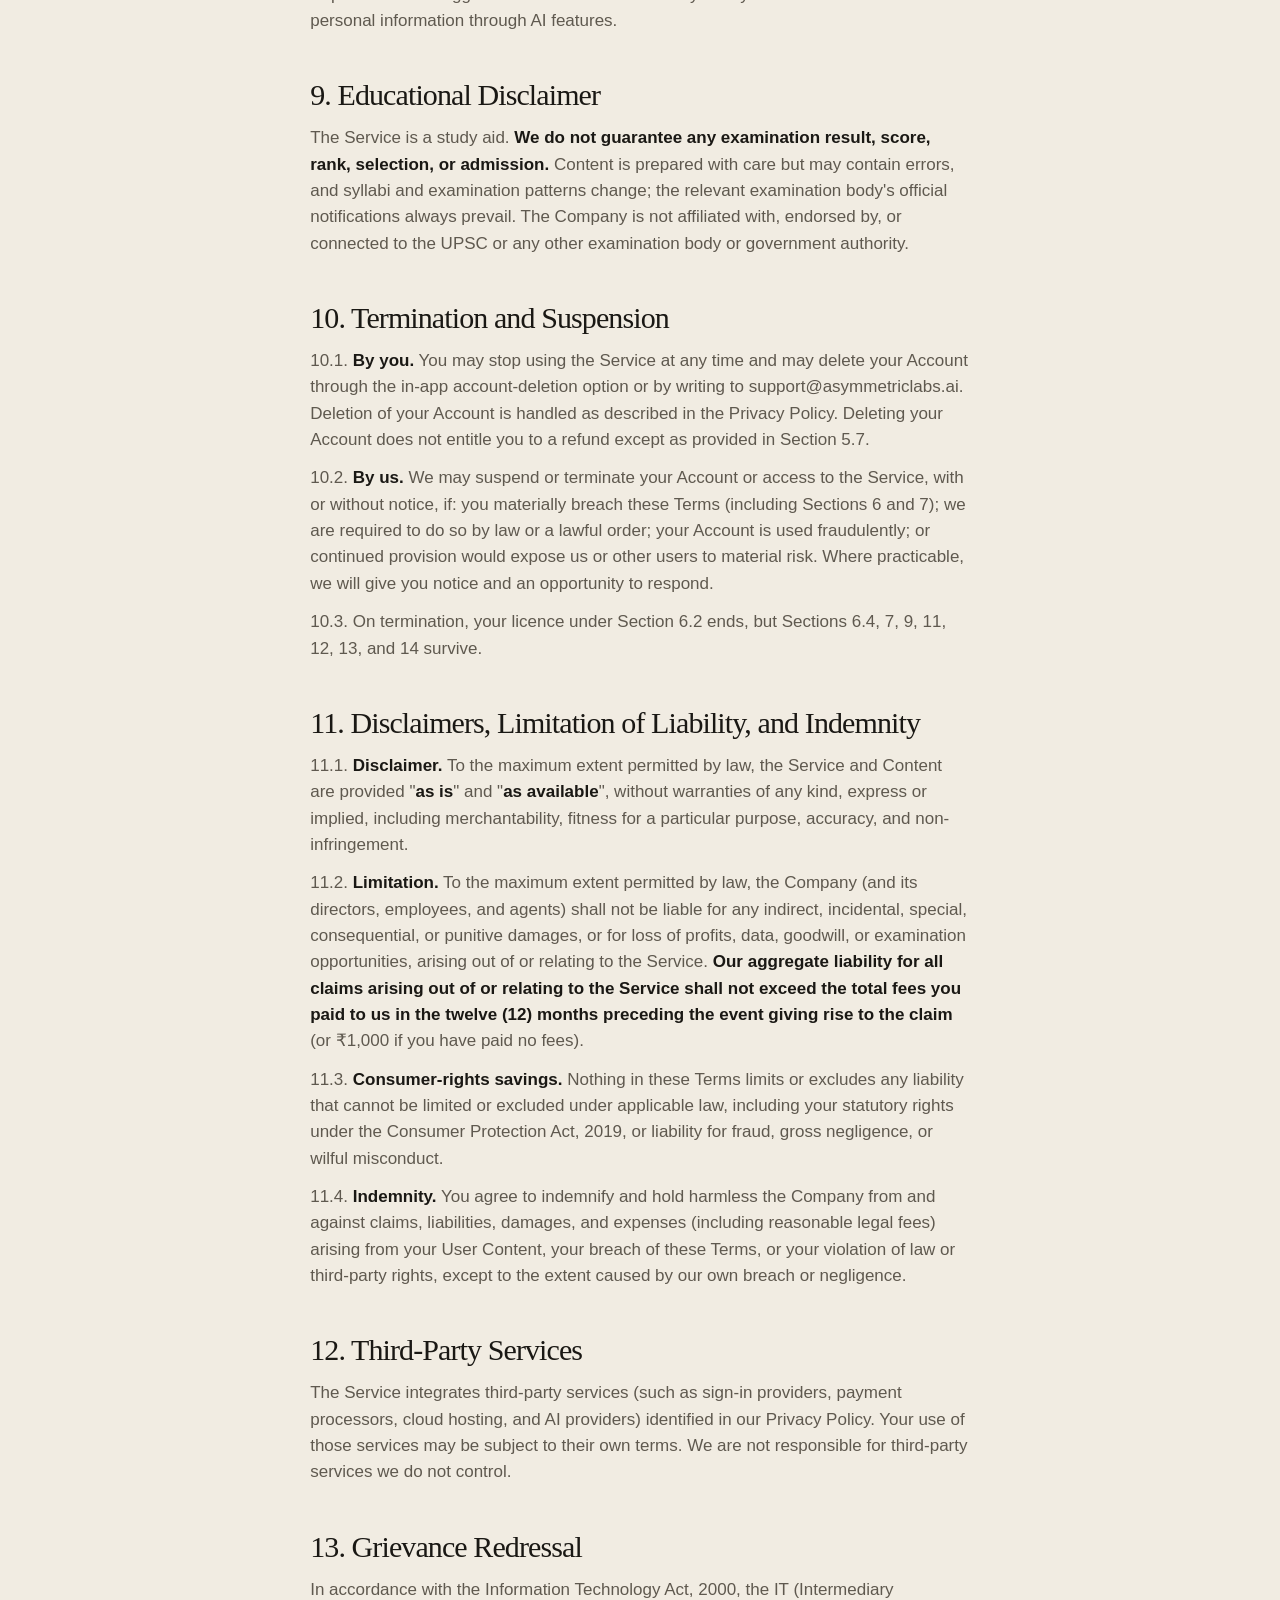
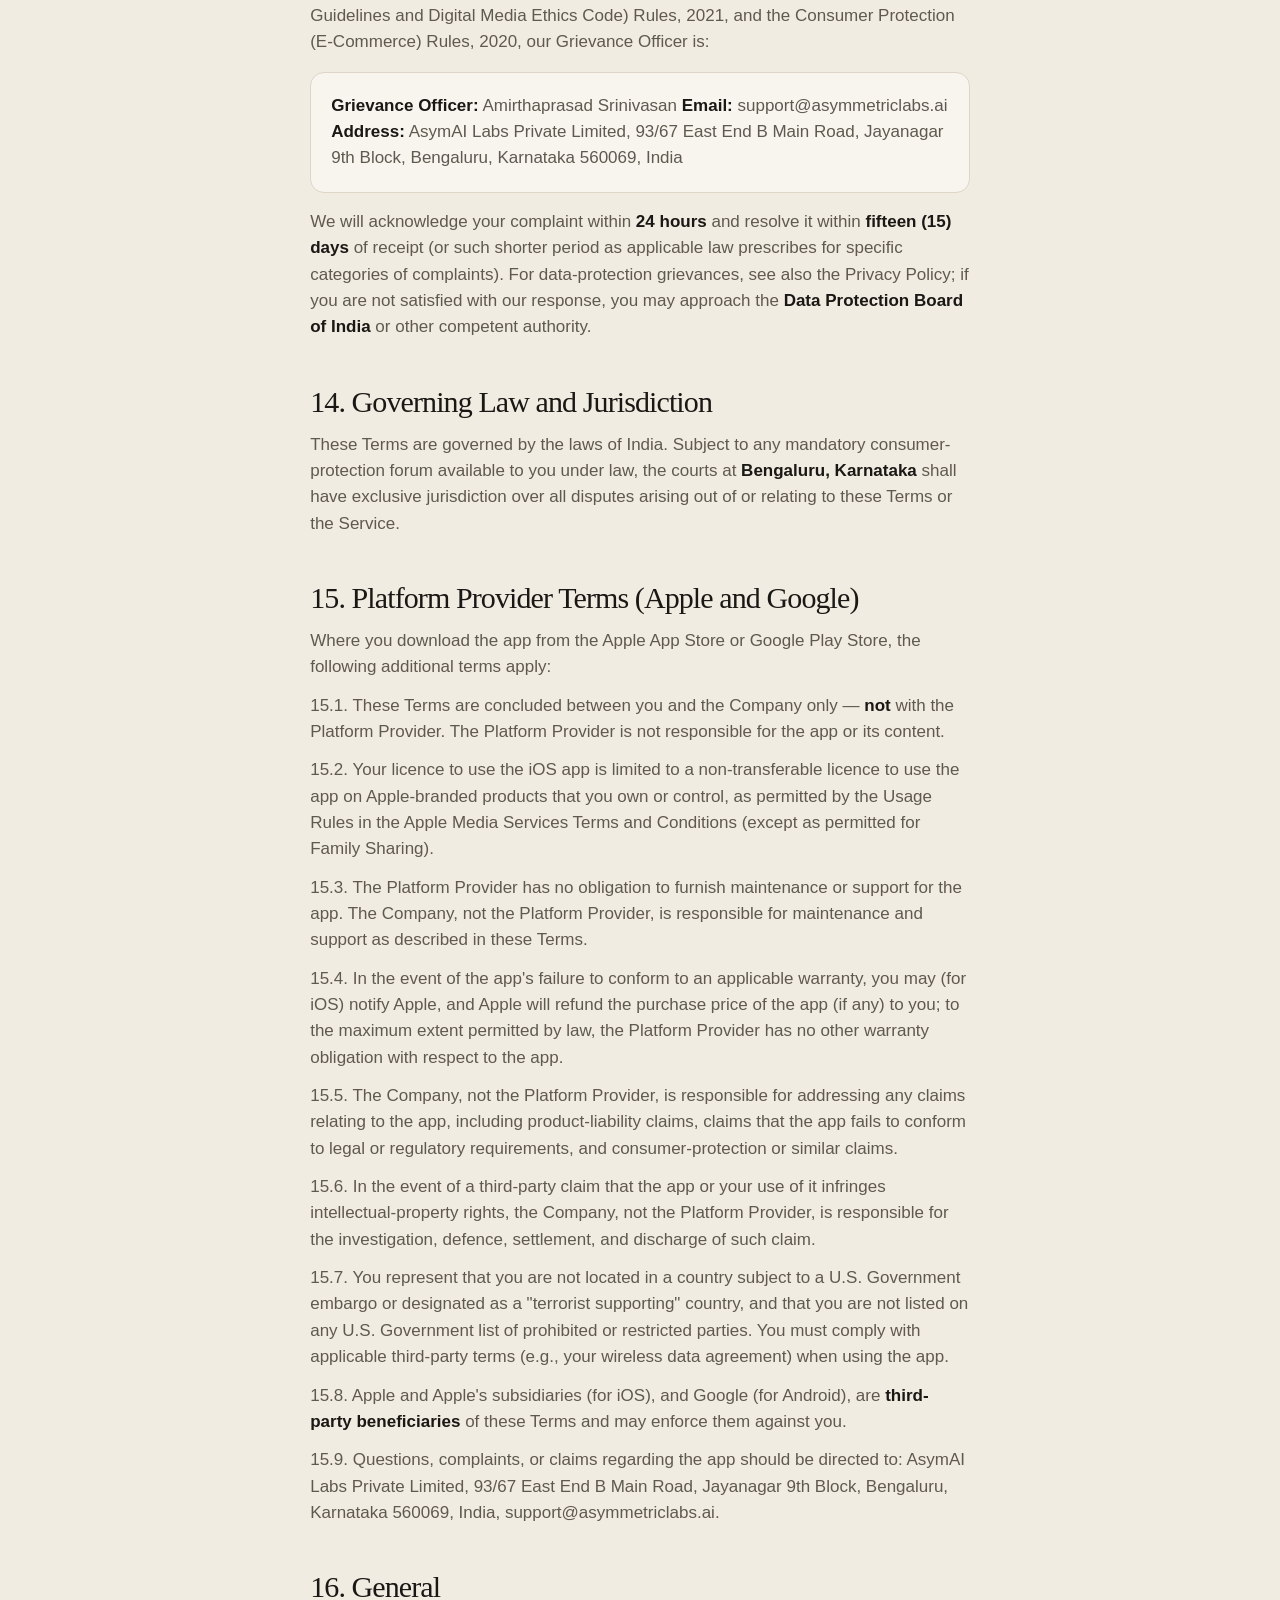
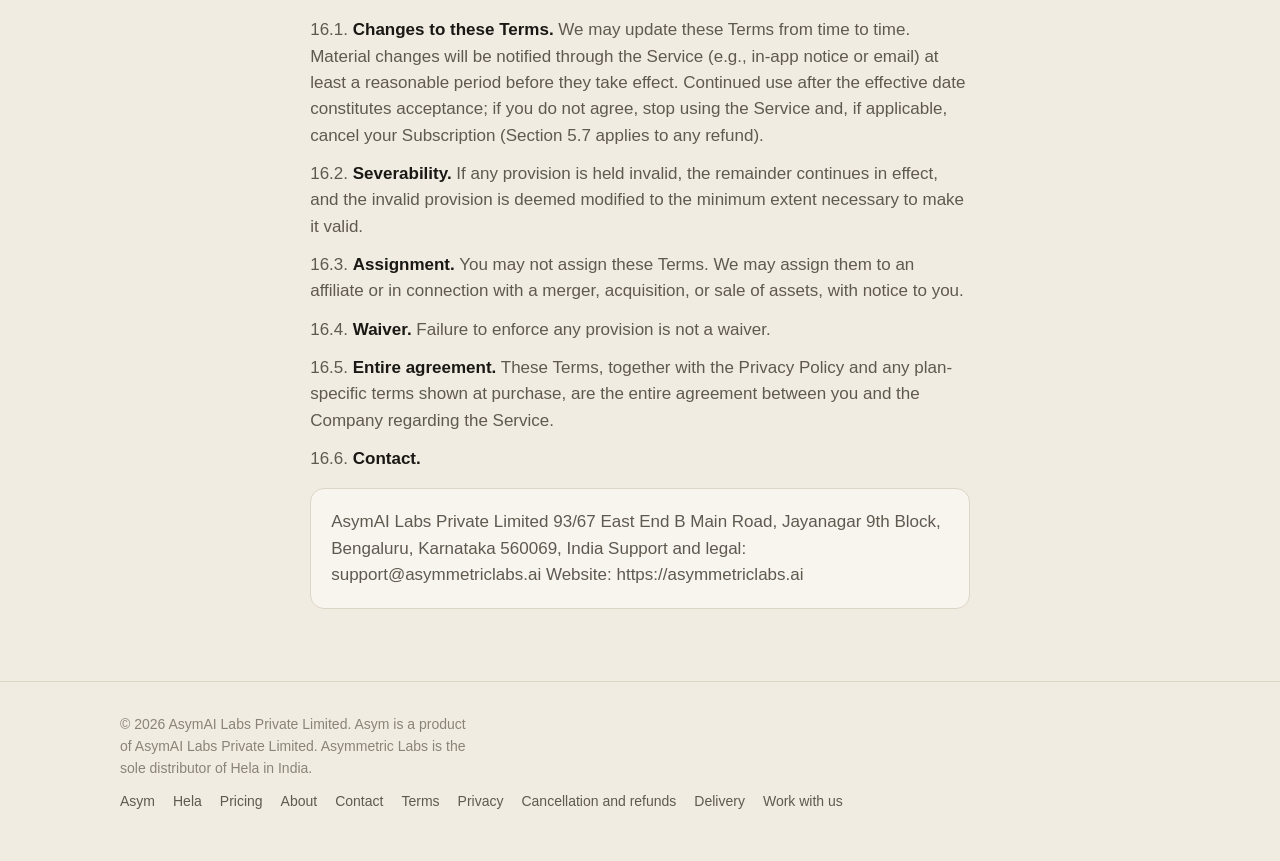
<file: terms/index.html>
<!DOCTYPE html>
<html lang="en">
<head>
  <meta charset="utf-8">
  <meta name="viewport" content="width=device-width, initial-scale=1">
  <title>Terms and Conditions — Asymmetric Labs</title>
  <meta name="description" content="Terms governing the use of Asym, operated by AsymAI Labs Private Limited.">
  <link rel="canonical" href="https://asymmetriclabs.ai/terms/">
  <meta property="og:title" content="Terms and Conditions — Asymmetric Labs">
  <meta property="og:description" content="Terms governing the use of Asym, operated by AsymAI Labs Private Limited.">
  <meta property="og:url" content="https://asymmetriclabs.ai/terms/">
  <meta property="og:type" content="website">
  <link rel="icon" href="data:image/svg+xml,%3Csvg xmlns='http://www.w3.org/2000/svg' viewBox='0 0 64 64'%3E%3Ccircle cx='32' cy='32' r='32' fill='%231a1814'/%3E%3Ctext x='32' y='44' text-anchor='middle' font-family='Georgia,serif' font-style='italic' font-size='36' fill='%23f1ece2'%3Ea.%3C/text%3E%3C/svg%3E">
  <link rel="stylesheet" href="/assets/site.css">
</head>
<body>
  <header>
    <div class="wrap">
      <a class="mark" href="/" aria-label="Asymmetric Labs home">Asymmetric Labs<b>.</b></a>
      <nav aria-label="Primary"><a href="/asym/">Asym</a><a href="/hela/">Hela</a><a href="/pricing/">Pricing</a><a href="/about/">About</a><a href="/contact/">Contact</a></nav>
    </div>
  </header>

  <main>
    <div class="hero small">
      <div class="wrap">
        <p class="eyebrow">Legal</p>
        <h1>Terms and Conditions<b>.</b></h1>
        <p>The terms that govern your use of Asym.</p>
      </div>
    </div>

    <section>
      <div class="wrap prose">
        <blockquote><p><strong>Scope.</strong> These Terms cover Asym. Hela is governed by Hela's own <a href="https://hela.org/terms" rel="noopener">Terms of Use</a>; billing for Hela subscriptions bought in India is covered by our <a href="/refunds/">Cancellation and Refund Policy</a>.</p></blockquote>
        <h1>Terms &amp; Conditions — Asym</h1>
<p><strong>Effective date:</strong> 17 November 2026<br />
<strong>Last updated:</strong> 17 November 2026</p>
<p>These Terms &amp; Conditions ("<strong>Terms</strong>") govern your access to and use of the <strong>Asym</strong> mobile application (available on the Apple App Store and Google Play Store), the associated website and web services at <strong>asymmetriclabs.ai</strong>, and all related content, features, and services (collectively, the "<strong>Service</strong>").</p>
<p>The Service is owned and operated by <strong>AsymAI Labs Private Limited</strong>, a private limited company incorporated under the Companies Act, 2013, having its registered office at <strong>93/67 East End B Main Road, Jayanagar 9th Block, Bengaluru, Karnataka 560069, India</strong> ("<strong>Company</strong>", "<strong>we</strong>", "<strong>us</strong>", or "<strong>our</strong>").</p>
<p>These Terms constitute a legally binding electronic contract between you and the Company under the Information Technology Act, 2000 and the Indian Contract Act, 1872. By creating an account, tapping "agree", or otherwise accessing or using the Service, you accept these Terms and our <a href="/privacy/">Privacy Policy</a>, which is incorporated into these Terms by reference. <strong>If you do not agree, do not use the Service.</strong></p>
<hr />
<h2>1. Definitions</h2>
<ul>
<li>"<strong>Account</strong>" means the account you register on the Service.</li>
<li>"<strong>Content</strong>" means all material made available through the Service, including multiple-choice questions (MCQs), tests, answer explanations, study notes and dockets, current-affairs material, audio content, images, text, and software.</li>
<li>"<strong>User Content</strong>" means any material you submit to the Service, including comments, replies, content ratings, issue reports, custom tests you create, and profile information.</li>
<li>"<strong>Subscription</strong>" means a paid plan granting access to premium features or Content.</li>
<li>"<strong>Platform Provider</strong>" means Apple Inc. (for iOS) or Google LLC (for Android), as applicable.</li>
</ul>
<h2>2. Eligibility and Minors</h2>
<p>2.1. You must be at least <strong>16 years of age</strong> to use the Service.</p>
<p>2.2. If you are between 16 and 18 years of age, you may use the Service <strong>only if your parent or legal guardian</strong> has reviewed and accepted these Terms on your behalf and has provided verifiable consent to the processing of your personal data as described in our Privacy Policy, in accordance with the Digital Personal Data Protection Act, 2023. The parent or guardian is responsible for the minor's use of the Service and is bound by these Terms.</p>
<p>2.3. By using the Service, you represent that you meet these requirements and that you are competent to contract under the Indian Contract Act, 1872, or that your parent or guardian has accepted these Terms on your behalf.</p>
<p>2.4. We do not knowingly permit use of the Service by persons under 16. If we learn that an Account belongs to a person under 16, or to a person under 18 without guardian consent, we may suspend or delete the Account.</p>
<h2>3. Account and Registration</h2>
<p>3.1. <strong>Registration.</strong> You may register and sign in using a one-time password (OTP) sent to your phone number or email, or via Google Sign-In or Sign in with Apple. You must provide accurate, current, and complete information and keep it updated.</p>
<p>3.2. <strong>One account.</strong> You may maintain only one Account. Accounts are personal to you and may not be sold, transferred, or shared.</p>
<p>3.3. <strong>Device limits.</strong> The Service may restrict the number of devices on which your Account may be active at any time (currently up to <strong>two devices per platform</strong>). We may sign out older sessions when this limit is exceeded.</p>
<p>3.4. <strong>Security.</strong> You are responsible for all activity under your Account and for keeping your device, phone number, and email secure. Notify us promptly at support@asymmetriclabs.ai of any unauthorised use of your Account.</p>
<p>3.5. <strong>Communications.</strong> By registering, you consent to receive transactional communications (such as OTPs and service notifications) by SMS, email, and push notification. You can disable push notifications in your device or app settings.</p>
<h2>4. The Service</h2>
<p>4.1. Asym is an exam-preparation service offering practice MCQs, previous-year questions, custom tests, study notes, current-affairs material, audio content, bookmarks, progress tracking, and AI-assisted study features.</p>
<p>4.2. We may add, modify, suspend, or discontinue any feature or Content at any time. Where a change materially reduces the core features of a paid Subscription during its term, Section 5.7 (refunds) applies.</p>
<p>4.3. The Service may be unavailable from time to time for maintenance, updates, or reasons beyond our reasonable control. We do not guarantee uninterrupted availability.</p>
<h2>5. Subscriptions, Payments, and Refunds</h2>
<p>5.1. <strong>Free and paid tiers.</strong> Parts of the Service are free. Premium features and Content require a paid Subscription.</p>
<p>5.2. <strong>Pricing.</strong> Prices, plan durations, and included features are displayed in the Service before purchase. Unless stated otherwise, prices are in Indian Rupees and <strong>inclusive of GST</strong> and other applicable taxes.</p>
<p>5.3. <strong>Payment processing.</strong> Payments are processed by third-party payment providers (currently <strong>Razorpay Software Pvt Ltd</strong>) or, where offered, through the in-app purchase system of your Platform Provider. We do not store your card, UPI, or bank credentials; these are handled by the payment provider under its own terms and privacy policy. Where you purchase through a Platform Provider's billing system, that Platform Provider's payment terms also apply.</p>
<p>5.4. <strong>Coupons.</strong> Coupon codes and discounts are subject to their stated conditions, may be limited per user, and may be withdrawn at any time. Misuse of coupons (including automated redemption or resale) may result in cancellation of orders and suspension of the Account.</p>
<p>5.5. <strong>Subscription term.</strong> Subscriptions run for the purchased duration and grant access only for that duration. Unless expressly stated at purchase, Subscriptions <strong>do not auto-renew</strong>; where auto-renewal is offered, you may cancel it at any time before the renewal date through the Service or your Platform Provider's subscription settings, effective at the end of the current billing period.</p>
<p>5.6. <strong>Failed or disputed payments.</strong> Access attributable to a payment that fails, is reversed, or is charged back may be suspended until the payment is settled.</p>
<p>5.7. <strong>Cancellations and refunds.</strong> In accordance with the Consumer Protection Act, 2019 and the Consumer Protection (E-Commerce) Rules, 2020:</p>
<ul>
<li>(a) If you are charged but the Subscription is not activated, or you are charged more than once for the same order, we will refund the excess or failed charge to the original payment method within a reasonable period after verification (typically 5–7 business days after confirmation from the payment provider).</li>
<li>(b) If a technical fault attributable to us prevents you from accessing the core paid features of your Subscription for a continuous period of 72 hours or more after you report it, you may request a pro-rata refund for the affected period.</li>
<li>(c) Because Subscriptions grant immediate access to digital content, <strong>change-of-mind refunds are not offered once premium Content has been accessed</strong>, except as required by applicable law.</li>
<li>(d) Refund requests must be sent to <strong>support@asymmetriclabs.ai</strong> from the registered email, with the order details. Purchases made through a Platform Provider's billing system are refunded through that Platform Provider under its refund policies.</li>
</ul>
<p>5.8. <strong>Gifting.</strong> Where the Service permits purchasing a plan for another user, the recipient's use remains subject to these Terms, and refunds (where applicable) are made to the purchaser.</p>
<h2>6. Intellectual Property and Licence</h2>
<p>6.1. <strong>Our IP.</strong> The Service and all Content (excluding User Content) — including MCQs, explanations, notes, dockets, current-affairs compilations, audio, software, design, and trademarks (including "Asym") — are owned by or licensed to the Company and are protected under the Copyright Act, 1957, the Trade Marks Act, 1999, and other applicable laws.</p>
<p>6.2. <strong>Your licence.</strong> Subject to these Terms and payment of applicable fees, we grant you a <strong>limited, personal, non-exclusive, non-transferable, non-sublicensable, revocable licence</strong> to access and use the Service and Content for your own personal, non-commercial exam preparation.</p>
<p>6.3. <strong>Restrictions.</strong> Except as expressly permitted, you must not, and must not assist anyone else to:</p>
<ul>
<li>copy, reproduce, extract, scrape, crawl, or download Content, or compile it into question banks, datasets, or other collections;</li>
<li>share, publish, resell, rent, or otherwise make Content or your Account available to any third party, including in coaching centres, Telegram/WhatsApp groups, or file-sharing services;</li>
<li>circumvent, disable, or interfere with security, encryption, access-control, or device-limit features of the Service;</li>
<li>reverse engineer, decompile, or disassemble the Service except to the extent permitted by law;</li>
<li>use the Content or Service to train, fine-tune, or evaluate machine-learning or AI models;</li>
<li>use any automated system (bots, scripts, scrapers) to access the Service; or</li>
<li>remove or alter any proprietary notices.</li>
</ul>
<p>6.4. <strong>Your User Content.</strong> You retain ownership of your User Content. By submitting User Content, you grant the Company a worldwide, non-exclusive, royalty-free, transferable, sublicensable licence to host, store, reproduce, adapt, publish, display, and distribute that User Content for the purposes of operating, improving, moderating, and promoting the Service. This licence continues for content that has been shared with other users (e.g., comments) even after you delete your Account, in anonymised or de-identified form where feasible.</p>
<p>6.5. You represent that you own or have the necessary rights to your User Content and that it does not infringe any third party's rights.</p>
<h2>7. Acceptable Use and User Content Rules</h2>
<p>7.1. In line with the due-diligence requirements of the Information Technology (Intermediary Guidelines and Digital Media Ethics Code) Rules, 2021, you must not host, display, upload, modify, publish, transmit, store, update, or share any information that:</p>
<ul>
<li>(a) belongs to another person and to which you do not have any right;</li>
<li>(b) is obscene, pornographic, paedophilic, invasive of another's privacy (including bodily privacy), insulting or harassing on the basis of gender, racially or ethnically objectionable, or encourages money laundering or gambling;</li>
<li>(c) is harmful to children;</li>
<li>(d) infringes any patent, trademark, copyright, or other proprietary rights;</li>
<li>(e) deceives or misleads the addressee about the origin of the message, or knowingly and intentionally communicates any misinformation or information which is patently false or misleading;</li>
<li>(f) impersonates another person;</li>
<li>(g) threatens the unity, integrity, defence, security, or sovereignty of India, friendly relations with foreign states, or public order, or incites the commission of any cognisable offence, or prevents investigation of any offence, or insults any other nation;</li>
<li>(h) contains a software virus or any other computer code, file, or program designed to interrupt, destroy, or limit the functionality of any computer resource; or</li>
<li>(i) violates any law for the time being in force.</li>
</ul>
<p>7.2. You must also not: spam or flood comment threads; post advertisements or solicitations; harass, abuse, or dox other users; post exam questions or answers in violation of any examination body's rules; or share pirated study material.</p>
<p>7.3. <strong>Moderation.</strong> We may (but are not obliged to) review, moderate, remove, or restrict any User Content, and may suspend or terminate Accounts that violate this Section, with or without notice. You can report objectionable content or another user through the in-app reporting feature or by emailing our Grievance Officer (Section 13). Upon receipt of a valid complaint or a lawful order, we will act within the timelines prescribed under applicable law.</p>
<h2>8. AI-Assisted Features</h2>
<p>8.1. Parts of the Service use artificial-intelligence systems, including third-party large-language-model and speech providers, to generate or enhance content such as search answers, explanations, and audio.</p>
<p>8.2. <strong>AI output may be inaccurate, incomplete, or outdated.</strong> AI-generated material is provided for study assistance only and is not a substitute for authoritative sources or professional advice. Verify important information independently before relying on it.</p>
<p>8.3. Your queries to AI features, and relevant context, may be processed by third-party AI providers and logged as described in our Privacy Policy. Do not submit sensitive personal information through AI features.</p>
<h2>9. Educational Disclaimer</h2>
<p>The Service is a study aid. <strong>We do not guarantee any examination result, score, rank, selection, or admission.</strong> Content is prepared with care but may contain errors, and syllabi and examination patterns change; the relevant examination body's official notifications always prevail. The Company is not affiliated with, endorsed by, or connected to the UPSC or any other examination body or government authority.</p>
<h2>10. Termination and Suspension</h2>
<p>10.1. <strong>By you.</strong> You may stop using the Service at any time and may delete your Account through the in-app account-deletion option or by writing to support@asymmetriclabs.ai. Deletion of your Account is handled as described in the Privacy Policy. Deleting your Account does not entitle you to a refund except as provided in Section 5.7.</p>
<p>10.2. <strong>By us.</strong> We may suspend or terminate your Account or access to the Service, with or without notice, if: you materially breach these Terms (including Sections 6 and 7); we are required to do so by law or a lawful order; your Account is used fraudulently; or continued provision would expose us or other users to material risk. Where practicable, we will give you notice and an opportunity to respond.</p>
<p>10.3. On termination, your licence under Section 6.2 ends, but Sections 6.4, 7, 9, 11, 12, 13, and 14 survive.</p>
<h2>11. Disclaimers, Limitation of Liability, and Indemnity</h2>
<p>11.1. <strong>Disclaimer.</strong> To the maximum extent permitted by law, the Service and Content are provided "<strong>as is</strong>" and "<strong>as available</strong>", without warranties of any kind, express or implied, including merchantability, fitness for a particular purpose, accuracy, and non-infringement.</p>
<p>11.2. <strong>Limitation.</strong> To the maximum extent permitted by law, the Company (and its directors, employees, and agents) shall not be liable for any indirect, incidental, special, consequential, or punitive damages, or for loss of profits, data, goodwill, or examination opportunities, arising out of or relating to the Service. <strong>Our aggregate liability for all claims arising out of or relating to the Service shall not exceed the total fees you paid to us in the twelve (12) months preceding the event giving rise to the claim</strong> (or ₹1,000 if you have paid no fees).</p>
<p>11.3. <strong>Consumer-rights savings.</strong> Nothing in these Terms limits or excludes any liability that cannot be limited or excluded under applicable law, including your statutory rights under the Consumer Protection Act, 2019, or liability for fraud, gross negligence, or wilful misconduct.</p>
<p>11.4. <strong>Indemnity.</strong> You agree to indemnify and hold harmless the Company from and against claims, liabilities, damages, and expenses (including reasonable legal fees) arising from your User Content, your breach of these Terms, or your violation of law or third-party rights, except to the extent caused by our own breach or negligence.</p>
<h2>12. Third-Party Services</h2>
<p>The Service integrates third-party services (such as sign-in providers, payment processors, cloud hosting, and AI providers) identified in our Privacy Policy. Your use of those services may be subject to their own terms. We are not responsible for third-party services we do not control.</p>
<h2>13. Grievance Redressal</h2>
<p>In accordance with the Information Technology Act, 2000, the IT (Intermediary Guidelines and Digital Media Ethics Code) Rules, 2021, and the Consumer Protection (E-Commerce) Rules, 2020, our Grievance Officer is:</p>
<blockquote>
<p><strong>Grievance Officer:</strong> Amirthaprasad Srinivasan
<strong>Email:</strong> support@asymmetriclabs.ai
<strong>Address:</strong> AsymAI Labs Private Limited, 93/67 East End B Main Road, Jayanagar 9th Block, Bengaluru, Karnataka 560069, India</p>
</blockquote>
<p>We will acknowledge your complaint within <strong>24 hours</strong> and resolve it within <strong>fifteen (15) days</strong> of receipt (or such shorter period as applicable law prescribes for specific categories of complaints). For data-protection grievances, see also the Privacy Policy; if you are not satisfied with our response, you may approach the <strong>Data Protection Board of India</strong> or other competent authority.</p>
<h2>14. Governing Law and Jurisdiction</h2>
<p>These Terms are governed by the laws of India. Subject to any mandatory consumer-protection forum available to you under law, the courts at <strong>Bengaluru, Karnataka</strong> shall have exclusive jurisdiction over all disputes arising out of or relating to these Terms or the Service.</p>
<h2>15. Platform Provider Terms (Apple and Google)</h2>
<p>Where you download the app from the Apple App Store or Google Play Store, the following additional terms apply:</p>
<p>15.1. These Terms are concluded between you and the Company only — <strong>not</strong> with the Platform Provider. The Platform Provider is not responsible for the app or its content.</p>
<p>15.2. Your licence to use the iOS app is limited to a non-transferable licence to use the app on Apple-branded products that you own or control, as permitted by the Usage Rules in the Apple Media Services Terms and Conditions (except as permitted for Family Sharing).</p>
<p>15.3. The Platform Provider has no obligation to furnish maintenance or support for the app. The Company, not the Platform Provider, is responsible for maintenance and support as described in these Terms.</p>
<p>15.4. In the event of the app's failure to conform to an applicable warranty, you may (for iOS) notify Apple, and Apple will refund the purchase price of the app (if any) to you; to the maximum extent permitted by law, the Platform Provider has no other warranty obligation with respect to the app.</p>
<p>15.5. The Company, not the Platform Provider, is responsible for addressing any claims relating to the app, including product-liability claims, claims that the app fails to conform to legal or regulatory requirements, and consumer-protection or similar claims.</p>
<p>15.6. In the event of a third-party claim that the app or your use of it infringes intellectual-property rights, the Company, not the Platform Provider, is responsible for the investigation, defence, settlement, and discharge of such claim.</p>
<p>15.7. You represent that you are not located in a country subject to a U.S. Government embargo or designated as a "terrorist supporting" country, and that you are not listed on any U.S. Government list of prohibited or restricted parties. You must comply with applicable third-party terms (e.g., your wireless data agreement) when using the app.</p>
<p>15.8. Apple and Apple's subsidiaries (for iOS), and Google (for Android), are <strong>third-party beneficiaries</strong> of these Terms and may enforce them against you.</p>
<p>15.9. Questions, complaints, or claims regarding the app should be directed to: AsymAI Labs Private Limited, 93/67 East End B Main Road, Jayanagar 9th Block, Bengaluru, Karnataka 560069, India, support@asymmetriclabs.ai.</p>
<h2>16. General</h2>
<p>16.1. <strong>Changes to these Terms.</strong> We may update these Terms from time to time. Material changes will be notified through the Service (e.g., in-app notice or email) at least a reasonable period before they take effect. Continued use after the effective date constitutes acceptance; if you do not agree, stop using the Service and, if applicable, cancel your Subscription (Section 5.7 applies to any refund).</p>
<p>16.2. <strong>Severability.</strong> If any provision is held invalid, the remainder continues in effect, and the invalid provision is deemed modified to the minimum extent necessary to make it valid.</p>
<p>16.3. <strong>Assignment.</strong> You may not assign these Terms. We may assign them to an affiliate or in connection with a merger, acquisition, or sale of assets, with notice to you.</p>
<p>16.4. <strong>Waiver.</strong> Failure to enforce any provision is not a waiver.</p>
<p>16.5. <strong>Entire agreement.</strong> These Terms, together with the Privacy Policy and any plan-specific terms shown at purchase, are the entire agreement between you and the Company regarding the Service.</p>
<p>16.6. <strong>Contact.</strong></p>
<blockquote>
<p>AsymAI Labs Private Limited
93/67 East End B Main Road, Jayanagar 9th Block, Bengaluru, Karnataka 560069, India
Support and legal: support@asymmetriclabs.ai
Website: https://asymmetriclabs.ai</p>
</blockquote>
      </div>
    </section>
  </main>

  <footer>
    <div class="wrap">
      <p class="legal">© 2026 AsymAI Labs Private Limited. Asym is a product of AsymAI Labs Private Limited. Asymmetric Labs is the sole distributor of Hela in India.</p>
      <nav aria-label="Footer"><a href="/asym/">Asym</a><a href="/hela/">Hela</a><a href="/pricing/">Pricing</a><a href="/about/">About</a><a href="/contact/">Contact</a><a href="/terms/">Terms</a><a href="/privacy/">Privacy</a><a href="/refunds/">Cancellation and refunds</a><a href="/delivery/">Delivery</a><a href="/apply-for-editor/">Work with us</a></nav>
    </div>
  </footer>
</body>
</html>
</file>
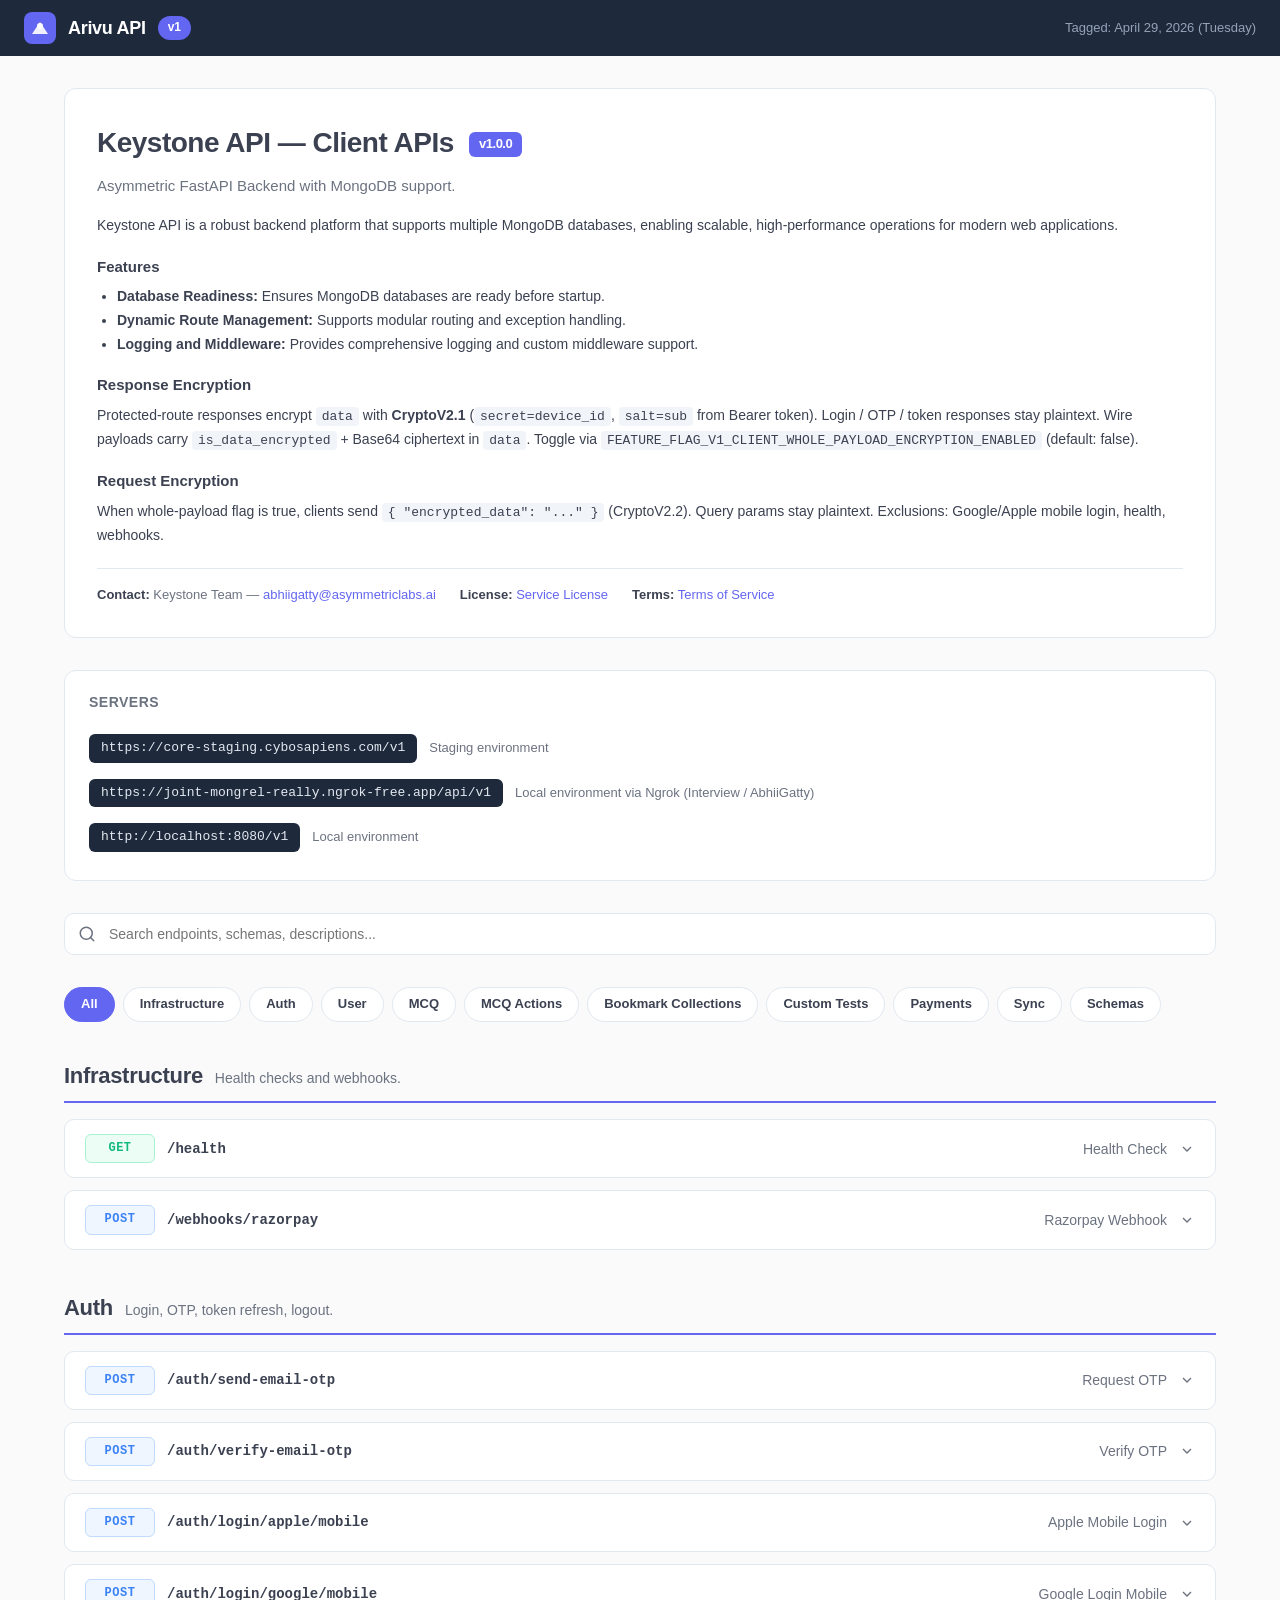
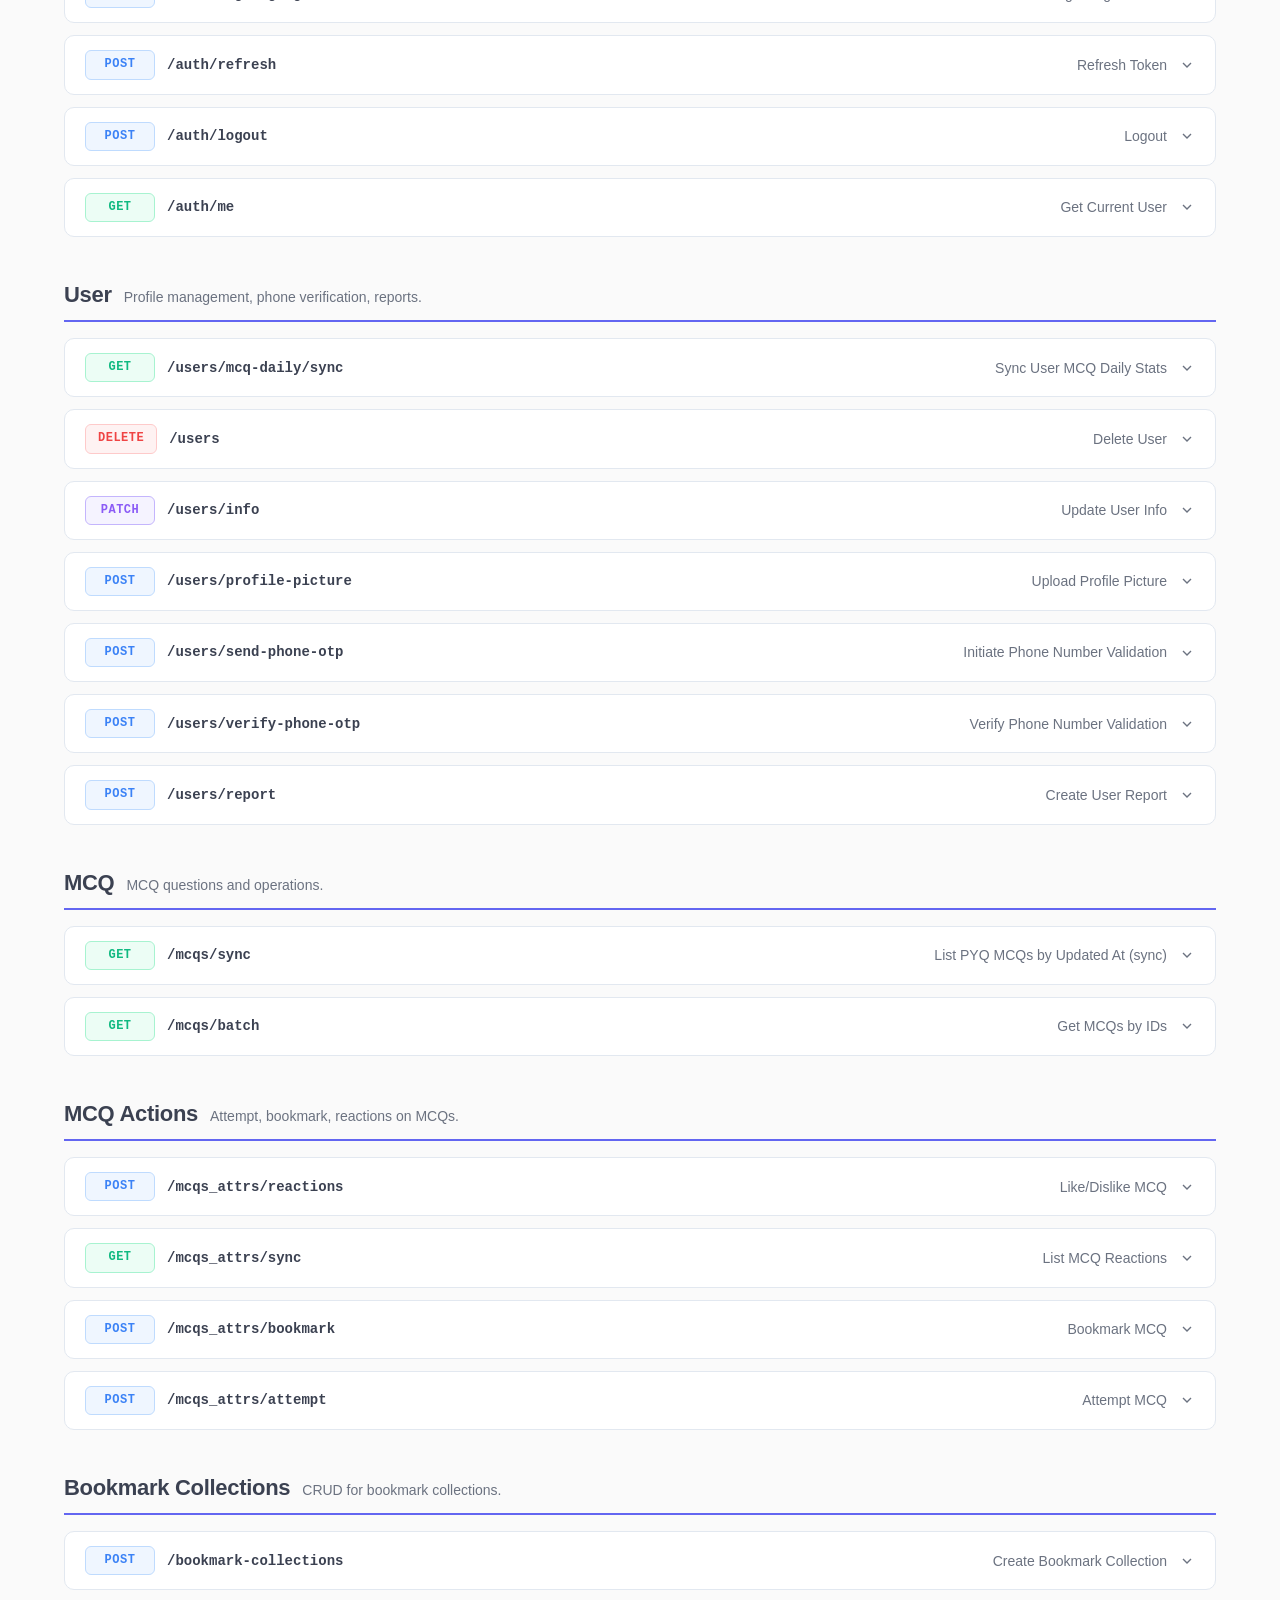
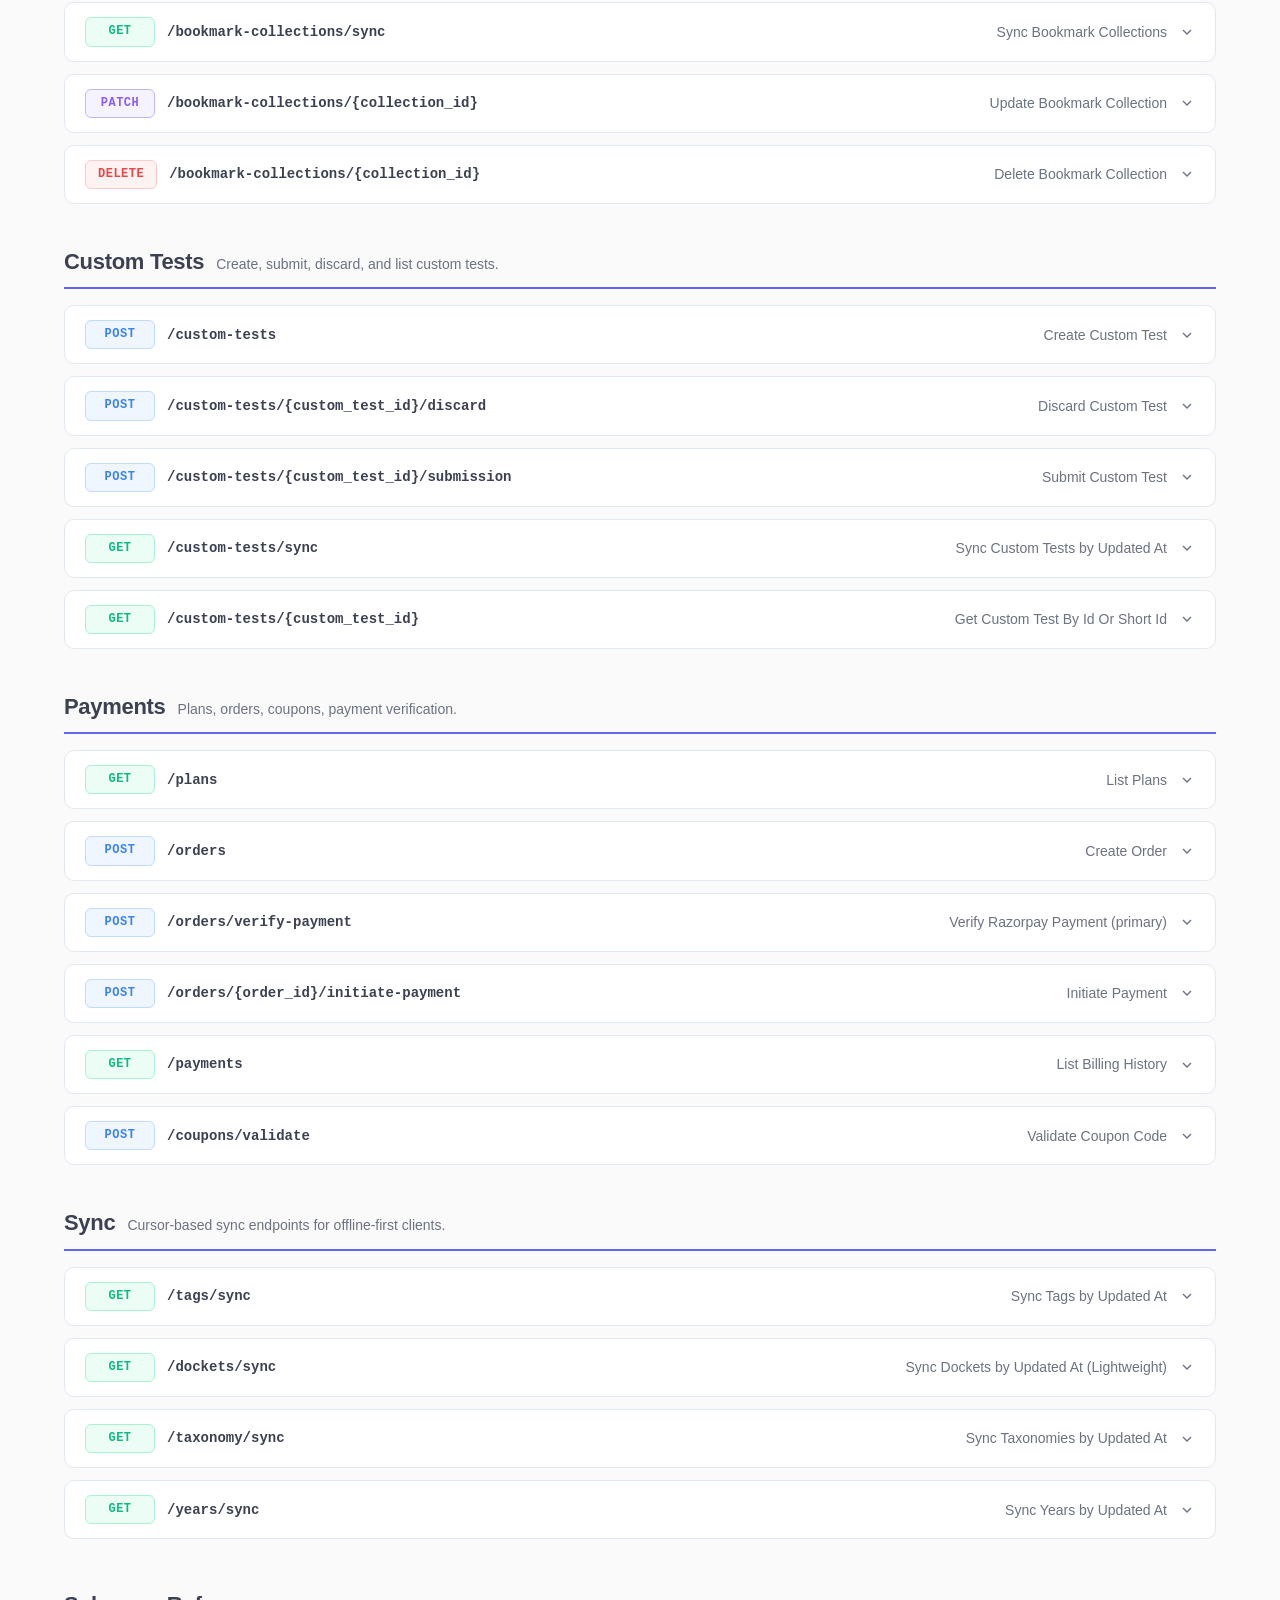
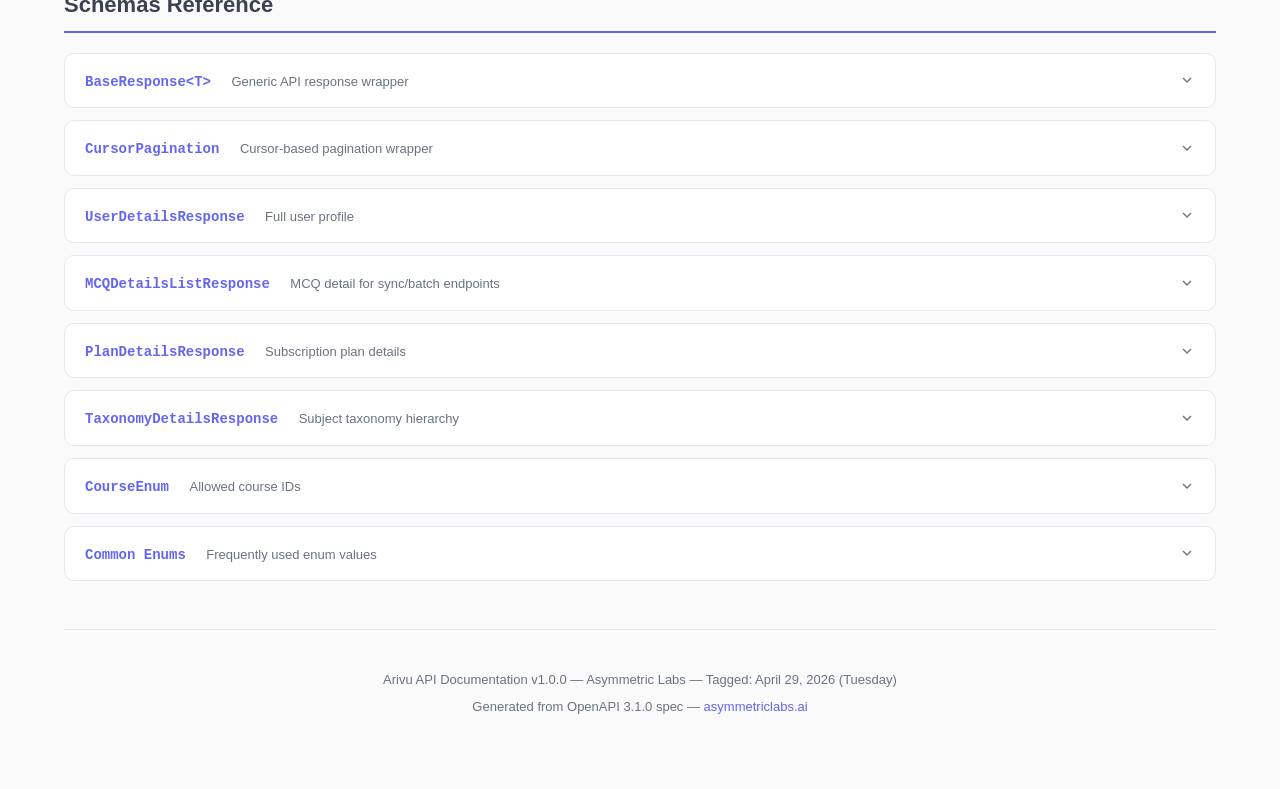
<file: arivu-api-docs.html>
<!DOCTYPE html>
<html lang="en">
<head>
    <meta charset="UTF-8">
    <meta name="viewport" content="width=device-width, initial-scale=1.0">
    <title>Arivu API Documentation — v1 Client APIs</title>
    <style>
        :root {
            --bg: #fafafa;
            --card: #ffffff;
            --text: #3b4151;
            --text-secondary: #6b7280;
            --border: #e2e8f0;
            --accent: #6366f1;
            --accent-light: #eef2ff;
            --get: #10b981;
            --get-bg: #ecfdf5;
            --get-border: #a7f3d0;
            --post: #3b82f6;
            --post-bg: #eff6ff;
            --post-border: #bfdbfe;
            --put: #f59e0b;
            --put-bg: #fffbeb;
            --put-border: #fde68a;
            --patch: #8b5cf6;
            --patch-bg: #f5f3ff;
            --patch-border: #c4b5fd;
            --delete: #ef4444;
            --delete-bg: #fef2f2;
            --delete-border: #fecaca;
            --code-bg: #1e293b;
            --code-text: #e2e8f0;
            --tag-bg: #f1f5f9;
            --required: #ef4444;
            --optional: #6b7280;
        }

        * { margin: 0; padding: 0; box-sizing: border-box; }

        body {
            font-family: -apple-system, BlinkMacSystemFont, 'Segoe UI', Roboto, 'Helvetica Neue', Arial, sans-serif;
            background: var(--bg);
            color: var(--text);
            line-height: 1.6;
        }

        .topbar {
            background: #1e293b;
            padding: 12px 24px;
            display: flex;
            align-items: center;
            justify-content: space-between;
            position: sticky;
            top: 0;
            z-index: 100;
        }

        .topbar-logo {
            display: flex;
            align-items: center;
            gap: 12px;
        }

        .topbar-logo svg {
            width: 32px;
            height: 32px;
        }

        .topbar-title {
            color: #ffffff;
            font-size: 18px;
            font-weight: 700;
            letter-spacing: -0.3px;
        }

        .topbar-badge {
            background: var(--accent);
            color: #fff;
            padding: 2px 10px;
            border-radius: 12px;
            font-size: 12px;
            font-weight: 600;
        }

        .topbar-date {
            color: #94a3b8;
            font-size: 13px;
        }

        .container {
            max-width: 1200px;
            margin: 0 auto;
            padding: 32px 24px;
        }

        /* Info Section */
        .api-info {
            background: var(--card);
            border: 1px solid var(--border);
            border-radius: 12px;
            padding: 32px;
            margin-bottom: 32px;
        }

        .api-info h1 {
            font-size: 28px;
            font-weight: 800;
            letter-spacing: -0.5px;
            margin-bottom: 4px;
        }

        .api-info .version {
            display: inline-block;
            background: var(--accent);
            color: #fff;
            padding: 2px 10px;
            border-radius: 6px;
            font-size: 13px;
            font-weight: 600;
            margin-left: 8px;
            vertical-align: middle;
        }

        .api-info .summary {
            color: var(--text-secondary);
            margin: 8px 0 16px;
            font-size: 15px;
        }

        .api-info .description {
            font-size: 14px;
            line-height: 1.7;
            color: var(--text);
        }

        .api-info .description h3 {
            font-size: 15px;
            margin: 16px 0 6px;
            color: var(--text);
        }

        .api-info .description ul {
            margin-left: 20px;
            margin-bottom: 8px;
        }

        .api-info .description code {
            background: #f1f5f9;
            padding: 2px 6px;
            border-radius: 4px;
            font-size: 13px;
            font-family: 'SF Mono', 'Fira Code', monospace;
        }

        .info-meta {
            display: flex;
            gap: 24px;
            margin-top: 20px;
            padding-top: 16px;
            border-top: 1px solid var(--border);
            flex-wrap: wrap;
        }

        .info-meta-item {
            font-size: 13px;
            color: var(--text-secondary);
        }

        .info-meta-item a {
            color: var(--accent);
            text-decoration: none;
        }

        .info-meta-item a:hover {
            text-decoration: underline;
        }

        .info-meta-item strong {
            color: var(--text);
        }

        /* Servers */
        .servers {
            background: var(--card);
            border: 1px solid var(--border);
            border-radius: 12px;
            padding: 20px 24px;
            margin-bottom: 32px;
        }

        .servers h3 {
            font-size: 14px;
            font-weight: 700;
            text-transform: uppercase;
            letter-spacing: 0.5px;
            color: var(--text-secondary);
            margin-bottom: 12px;
        }

        .server-item {
            display: flex;
            align-items: center;
            gap: 12px;
            padding: 8px 0;
        }

        .server-url {
            font-family: 'SF Mono', 'Fira Code', monospace;
            font-size: 13px;
            background: var(--code-bg);
            color: var(--code-text);
            padding: 4px 12px;
            border-radius: 6px;
        }

        .server-desc {
            font-size: 13px;
            color: var(--text-secondary);
        }

        /* Tags Navigation */
        .tags-nav {
            display: flex;
            gap: 8px;
            flex-wrap: wrap;
            margin-bottom: 24px;
            position: sticky;
            top: 56px;
            z-index: 50;
            background: var(--bg);
            padding: 12px 0;
        }

        .tag-pill {
            padding: 6px 16px;
            border-radius: 20px;
            font-size: 13px;
            font-weight: 600;
            cursor: pointer;
            border: 1px solid var(--border);
            background: var(--card);
            color: var(--text);
            transition: all 0.15s;
            text-decoration: none;
        }

        .tag-pill:hover, .tag-pill.active {
            background: var(--accent);
            color: #fff;
            border-color: var(--accent);
        }

        /* Tag Group */
        .tag-group {
            margin-bottom: 40px;
        }

        .tag-group-header {
            display: flex;
            align-items: baseline;
            gap: 12px;
            margin-bottom: 16px;
            padding-bottom: 8px;
            border-bottom: 2px solid var(--accent);
        }

        .tag-group-header h2 {
            font-size: 22px;
            font-weight: 700;
            letter-spacing: -0.3px;
        }

        .tag-group-header .tag-desc {
            font-size: 14px;
            color: var(--text-secondary);
        }

        /* Endpoint Card */
        .endpoint {
            background: var(--card);
            border: 1px solid var(--border);
            border-radius: 10px;
            margin-bottom: 12px;
            overflow: hidden;
            transition: box-shadow 0.15s;
        }

        .endpoint:hover {
            box-shadow: 0 2px 8px rgba(0,0,0,0.06);
        }

        .endpoint-header {
            display: flex;
            align-items: center;
            gap: 12px;
            padding: 14px 20px;
            cursor: pointer;
            user-select: none;
        }

        .endpoint-header:hover {
            background: #f8fafc;
        }

        .method-badge {
            font-size: 12px;
            font-weight: 700;
            text-transform: uppercase;
            padding: 4px 12px;
            border-radius: 6px;
            min-width: 70px;
            text-align: center;
            font-family: 'SF Mono', 'Fira Code', monospace;
            letter-spacing: 0.5px;
        }

        .method-GET { background: var(--get-bg); color: var(--get); border: 1px solid var(--get-border); }
        .method-POST { background: var(--post-bg); color: var(--post); border: 1px solid var(--post-border); }
        .method-PUT { background: var(--put-bg); color: var(--put); border: 1px solid var(--put-border); }
        .method-PATCH { background: var(--patch-bg); color: var(--patch); border: 1px solid var(--patch-border); }
        .method-DELETE { background: var(--delete-bg); color: var(--delete); border: 1px solid var(--delete-border); }

        .endpoint-path {
            font-family: 'SF Mono', 'Fira Code', monospace;
            font-size: 14px;
            font-weight: 600;
            color: var(--text);
        }

        .endpoint-summary {
            font-size: 14px;
            color: var(--text-secondary);
            margin-left: auto;
            text-align: right;
        }

        .endpoint-chevron {
            color: var(--text-secondary);
            transition: transform 0.2s;
            flex-shrink: 0;
        }

        .endpoint.open .endpoint-chevron {
            transform: rotate(180deg);
        }

        .endpoint-body {
            display: none;
            border-top: 1px solid var(--border);
            padding: 20px;
        }

        .endpoint.open .endpoint-body {
            display: block;
        }

        .endpoint-description {
            font-size: 14px;
            color: var(--text);
            margin-bottom: 20px;
            line-height: 1.7;
        }

        /* Auth Badge */
        .auth-badge {
            display: inline-flex;
            align-items: center;
            gap: 4px;
            background: #fef3c7;
            color: #92400e;
            padding: 3px 10px;
            border-radius: 6px;
            font-size: 12px;
            font-weight: 600;
            margin-bottom: 16px;
        }

        .auth-badge svg {
            width: 12px;
            height: 12px;
        }

        /* Parameters Table */
        .params-section {
            margin-bottom: 20px;
        }

        .params-section h4 {
            font-size: 13px;
            font-weight: 700;
            text-transform: uppercase;
            letter-spacing: 0.5px;
            color: var(--text-secondary);
            margin-bottom: 10px;
        }

        .params-table {
            width: 100%;
            border-collapse: collapse;
            font-size: 13px;
        }

        .params-table th {
            text-align: left;
            padding: 8px 12px;
            background: #f8fafc;
            border-bottom: 2px solid var(--border);
            font-weight: 600;
            font-size: 12px;
            text-transform: uppercase;
            letter-spacing: 0.4px;
            color: var(--text-secondary);
        }

        .params-table td {
            padding: 10px 12px;
            border-bottom: 1px solid var(--border);
            vertical-align: top;
        }

        .param-name {
            font-family: 'SF Mono', 'Fira Code', monospace;
            font-weight: 600;
            color: var(--text);
        }

        .param-required {
            font-size: 11px;
            font-weight: 700;
            color: var(--required);
            text-transform: uppercase;
        }

        .param-optional {
            font-size: 11px;
            font-weight: 600;
            color: var(--optional);
        }

        .param-in {
            font-size: 11px;
            background: var(--tag-bg);
            padding: 2px 8px;
            border-radius: 4px;
            color: var(--text-secondary);
        }

        .param-type {
            font-family: 'SF Mono', 'Fira Code', monospace;
            font-size: 12px;
            color: var(--accent);
        }

        .param-desc {
            color: var(--text-secondary);
            font-size: 13px;
        }

        /* Request Body */
        .request-body {
            margin-bottom: 20px;
        }

        .request-body h4 {
            font-size: 13px;
            font-weight: 700;
            text-transform: uppercase;
            letter-spacing: 0.5px;
            color: var(--text-secondary);
            margin-bottom: 10px;
        }

        .schema-ref {
            font-family: 'SF Mono', 'Fira Code', monospace;
            font-size: 13px;
            color: var(--accent);
            font-weight: 600;
        }

        .schema-block {
            background: var(--code-bg);
            border-radius: 8px;
            padding: 16px 20px;
            overflow-x: auto;
        }

        .schema-block pre {
            font-family: 'SF Mono', 'Fira Code', monospace;
            font-size: 13px;
            color: var(--code-text);
            line-height: 1.6;
        }

        .schema-field {
            color: #93c5fd;
        }

        .schema-type {
            color: #86efac;
        }

        .schema-comment {
            color: #64748b;
        }

        /* Response Codes */
        .responses-section h4 {
            font-size: 13px;
            font-weight: 700;
            text-transform: uppercase;
            letter-spacing: 0.5px;
            color: var(--text-secondary);
            margin-bottom: 10px;
        }

        .response-code {
            display: inline-flex;
            align-items: center;
            gap: 8px;
            padding: 6px 12px;
            margin-right: 8px;
            margin-bottom: 6px;
            border-radius: 6px;
            font-size: 13px;
        }

        .response-code-number {
            font-family: 'SF Mono', 'Fira Code', monospace;
            font-weight: 700;
        }

        .response-200 {
            background: var(--get-bg);
            color: var(--get);
            border: 1px solid var(--get-border);
        }

        .response-422 {
            background: #fef3c7;
            color: #92400e;
            border: 1px solid #fde68a;
        }

        /* Schemas Section */
        .schemas-section {
            margin-top: 48px;
        }

        .schemas-section > h2 {
            font-size: 22px;
            font-weight: 700;
            margin-bottom: 20px;
            padding-bottom: 8px;
            border-bottom: 2px solid var(--accent);
        }

        .schema-card {
            background: var(--card);
            border: 1px solid var(--border);
            border-radius: 10px;
            margin-bottom: 12px;
            overflow: hidden;
        }

        .schema-card-header {
            padding: 14px 20px;
            cursor: pointer;
            display: flex;
            align-items: center;
            justify-content: space-between;
        }

        .schema-card-header:hover {
            background: #f8fafc;
        }

        .schema-card-name {
            font-family: 'SF Mono', 'Fira Code', monospace;
            font-size: 14px;
            font-weight: 600;
            color: var(--accent);
        }

        .schema-card-desc {
            font-size: 13px;
            color: var(--text-secondary);
            margin-left: 16px;
        }

        .schema-card-body {
            display: none;
            border-top: 1px solid var(--border);
            padding: 20px;
        }

        .schema-card.open .schema-card-body {
            display: block;
        }

        /* Enum display */
        .enum-values {
            display: flex;
            gap: 6px;
            flex-wrap: wrap;
            margin-top: 8px;
        }

        .enum-val {
            font-family: 'SF Mono', 'Fira Code', monospace;
            font-size: 12px;
            background: var(--accent-light);
            color: var(--accent);
            padding: 2px 10px;
            border-radius: 4px;
            font-weight: 600;
        }

        /* Footer */
        .footer {
            text-align: center;
            padding: 40px 24px;
            color: var(--text-secondary);
            font-size: 13px;
            border-top: 1px solid var(--border);
            margin-top: 48px;
        }

        .footer a {
            color: var(--accent);
            text-decoration: none;
        }

        /* Search */
        .search-bar {
            position: relative;
            margin-bottom: 20px;
        }

        .search-bar input {
            width: 100%;
            padding: 12px 16px 12px 44px;
            border: 1px solid var(--border);
            border-radius: 10px;
            font-size: 14px;
            background: var(--card);
            color: var(--text);
            outline: none;
            transition: border-color 0.15s;
        }

        .search-bar input:focus {
            border-color: var(--accent);
            box-shadow: 0 0 0 3px rgba(99, 102, 241, 0.1);
        }

        .search-bar svg {
            position: absolute;
            left: 14px;
            top: 50%;
            transform: translateY(-50%);
            color: var(--text-secondary);
        }

        .hidden {
            display: none !important;
        }

        /* Responsive */
        @media (max-width: 768px) {
            .container { padding: 16px; }
            .api-info { padding: 20px; }
            .api-info h1 { font-size: 22px; }
            .endpoint-header { flex-wrap: wrap; gap: 8px; }
            .endpoint-summary { margin-left: 0; text-align: left; }
            .info-meta { flex-direction: column; gap: 8px; }
            .tags-nav { top: 56px; }
        }
    </style>
</head>
<body>
    <!-- Top Bar -->
    <div class="topbar">
        <div class="topbar-logo">
            <svg viewBox="0 0 32 32" fill="none" xmlns="http://www.w3.org/2000/svg">
                <rect width="32" height="32" rx="8" fill="#6366f1"/>
                <path d="M8 22L16 10L24 22H8Z" fill="white" opacity="0.9"/>
                <circle cx="16" cy="14" r="3" fill="white"/>
            </svg>
            <span class="topbar-title">Arivu API</span>
            <span class="topbar-badge">v1</span>
        </div>
        <span class="topbar-date">Tagged: April 29, 2026 (Tuesday)</span>
    </div>

    <div class="container">
        <!-- API Info -->
        <section class="api-info">
            <h1>Keystone API — Client APIs <span class="version">v1.0.0</span></h1>
            <p class="summary">Asymmetric FastAPI Backend with MongoDB support.</p>
            <div class="description">
                <p>Keystone API is a robust backend platform that supports multiple MongoDB databases, enabling scalable, high-performance operations for modern web applications.</p>

                <h3>Features</h3>
                <ul>
                    <li><strong>Database Readiness:</strong> Ensures MongoDB databases are ready before startup.</li>
                    <li><strong>Dynamic Route Management:</strong> Supports modular routing and exception handling.</li>
                    <li><strong>Logging and Middleware:</strong> Provides comprehensive logging and custom middleware support.</li>
                </ul>

                <h3>Response Encryption</h3>
                <p>Protected-route responses encrypt <code>data</code> with <strong>CryptoV2.1</strong> (<code>secret=device_id</code>, <code>salt=sub</code> from Bearer token). Login / OTP / token responses stay plaintext. Wire payloads carry <code>is_data_encrypted</code> + Base64 ciphertext in <code>data</code>. Toggle via <code>FEATURE_FLAG_V1_CLIENT_WHOLE_PAYLOAD_ENCRYPTION_ENABLED</code> (default: false).</p>

                <h3>Request Encryption</h3>
                <p>When whole-payload flag is true, clients send <code>{ "encrypted_data": "..." }</code> (CryptoV2.2). Query params stay plaintext. Exclusions: Google/Apple mobile login, health, webhooks.</p>
            </div>

            <div class="info-meta">
                <div class="info-meta-item"><strong>Contact:</strong> Keystone Team — <a href="mailto:abhiigatty@asymmetriclabs.ai">abhiigatty@asymmetriclabs.ai</a></div>
                <div class="info-meta-item"><strong>License:</strong> <a href="http://asymmetriclabs.ai/license/">Service License</a></div>
                <div class="info-meta-item"><strong>Terms:</strong> <a href="http://asymmetriclabs.ai/terms/">Terms of Service</a></div>
            </div>
        </section>

        <!-- Servers -->
        <section class="servers">
            <h3>Servers</h3>
            <div class="server-item">
                <span class="server-url">https://core-staging.cybosapiens.com/v1</span>
                <span class="server-desc">Staging environment</span>
            </div>
            <div class="server-item">
                <span class="server-url">https://joint-mongrel-really.ngrok-free.app/api/v1</span>
                <span class="server-desc">Local environment via Ngrok (Interview / AbhiiGatty)</span>
            </div>
            <div class="server-item">
                <span class="server-url">http://localhost:8080/v1</span>
                <span class="server-desc">Local environment</span>
            </div>
        </section>

        <!-- Search -->
        <div class="search-bar">
            <svg width="18" height="18" viewBox="0 0 24 24" fill="none" stroke="currentColor" stroke-width="2" stroke-linecap="round" stroke-linejoin="round"><circle cx="11" cy="11" r="8"/><line x1="21" y1="21" x2="16.65" y2="16.65"/></svg>
            <input type="text" id="searchInput" placeholder="Search endpoints, schemas, descriptions...">
        </div>

        <!-- Tags Nav -->
        <nav class="tags-nav" id="tagsNav">
            <a class="tag-pill active" href="#" data-tag="all">All</a>
            <a class="tag-pill" href="#tag-infrastructure" data-tag="infrastructure">Infrastructure</a>
            <a class="tag-pill" href="#tag-auth" data-tag="auth">Auth</a>
            <a class="tag-pill" href="#tag-user" data-tag="user">User</a>
            <a class="tag-pill" href="#tag-mcq" data-tag="mcq">MCQ</a>
            <a class="tag-pill" href="#tag-mcq-actions" data-tag="mcq-actions">MCQ Actions</a>
            <a class="tag-pill" href="#tag-bookmark-collections" data-tag="bookmark-collections">Bookmark Collections</a>
            <a class="tag-pill" href="#tag-custom-tests" data-tag="custom-tests">Custom Tests</a>
            <a class="tag-pill" href="#tag-payments" data-tag="payments">Payments</a>
            <a class="tag-pill" href="#tag-sync" data-tag="sync">Sync</a>
            <a class="tag-pill" href="#tag-schemas" data-tag="schemas">Schemas</a>
        </nav>

        <!-- ===== INFRASTRUCTURE ===== -->
        <section class="tag-group" id="tag-infrastructure" data-tag="infrastructure">
            <div class="tag-group-header">
                <h2>Infrastructure</h2>
                <span class="tag-desc">Health checks and webhooks.</span>
            </div>

            <!-- GET /health -->
            <div class="endpoint" data-search="health check infrastructure get">
                <div class="endpoint-header" onclick="toggleEndpoint(this)">
                    <span class="method-badge method-GET">GET</span>
                    <span class="endpoint-path">/health</span>
                    <span class="endpoint-summary">Health Check</span>
                    <svg class="endpoint-chevron" width="16" height="16" viewBox="0 0 24 24" fill="none" stroke="currentColor" stroke-width="2"><polyline points="6 9 12 15 18 9"/></svg>
                </div>
                <div class="endpoint-body">
                    <p class="endpoint-description">Check the health status of the API and its dependencies.</p>
                    <div class="responses-section">
                        <h4>Responses</h4>
                        <span class="response-code response-200"><span class="response-code-number">200</span> Successful Response</span>
                    </div>
                    <div class="request-body" style="margin-top:16px">
                        <h4>Response Schema: <span class="schema-ref">HealthCheckResponse</span></h4>
                        <div class="schema-block"><pre>{
  <span class="schema-field">"message"</span>: <span class="schema-type">string</span>,
  <span class="schema-field">"version"</span>: <span class="schema-type">string</span>
}</pre></div>
                    </div>
                </div>
            </div>

            <!-- POST /webhooks/razorpay -->
            <div class="endpoint" data-search="razorpay webhook infrastructure post payment captured failed">
                <div class="endpoint-header" onclick="toggleEndpoint(this)">
                    <span class="method-badge method-POST">POST</span>
                    <span class="endpoint-path">/webhooks/razorpay</span>
                    <span class="endpoint-summary">Razorpay Webhook</span>
                    <svg class="endpoint-chevron" width="16" height="16" viewBox="0 0 24 24" fill="none" stroke="currentColor" stroke-width="2"><polyline points="6 9 12 15 18 9"/></svg>
                </div>
                <div class="endpoint-body">
                    <p class="endpoint-description">Handle Razorpay webhook events (payment.captured, payment.failed, etc.)</p>
                    <div class="responses-section">
                        <h4>Responses</h4>
                        <span class="response-code response-200"><span class="response-code-number">200</span> Successful Response</span>
                    </div>
                </div>
            </div>
        </section>

        <!-- ===== AUTH ===== -->
        <section class="tag-group" id="tag-auth" data-tag="auth">
            <div class="tag-group-header">
                <h2>Auth</h2>
                <span class="tag-desc">Login, OTP, token refresh, logout.</span>
            </div>

            <!-- POST /auth/send-email-otp -->
            <div class="endpoint" data-search="send email otp auth post request login">
                <div class="endpoint-header" onclick="toggleEndpoint(this)">
                    <span class="method-badge method-POST">POST</span>
                    <span class="endpoint-path">/auth/send-email-otp</span>
                    <span class="endpoint-summary">Request OTP</span>
                    <svg class="endpoint-chevron" width="16" height="16" viewBox="0 0 24 24" fill="none" stroke="currentColor" stroke-width="2"><polyline points="6 9 12 15 18 9"/></svg>
                </div>
                <div class="endpoint-body">
                    <p class="endpoint-description">Send a one-time password (OTP) to the provided email for authentication.</p>
                    <div class="params-section">
                        <h4>Parameters</h4>
                        <table class="params-table">
                            <thead><tr><th>Name</th><th>In</th><th>Required</th><th>Description</th></tr></thead>
                            <tbody>
                                <tr><td><span class="param-name">platform</span></td><td><span class="param-in">query</span></td><td><span class="param-required">required</span></td><td class="param-desc">Login platform — <span class="param-type">LoginPlatformEnum</span> (web, ios, ios_t, an, an_t)</td></tr>
                                <tr><td><span class="param-name">application</span></td><td><span class="param-in">query</span></td><td><span class="param-required">required</span></td><td class="param-desc">Application identifier — <span class="param-type">LoginApplicationEnum</span> (wri, prx, arivu)</td></tr>
                                <tr><td><span class="param-name">device_id</span></td><td><span class="param-in">query</span></td><td><span class="param-optional">optional</span></td><td class="param-desc">Device ID for mobile platforms</td></tr>
                                <tr><td><span class="param-name">x-dev-time</span></td><td><span class="param-in">header</span></td><td><span class="param-optional">optional</span></td><td class="param-desc">Epoch time in milliseconds (13 digits) from the client device</td></tr>
                            </tbody>
                        </table>
                    </div>
                    <div class="request-body">
                        <h4>Request Body — <span class="schema-ref">EmailOTPRequest</span></h4>
                        <div class="schema-block"><pre>{
  <span class="schema-field">"email"</span>: <span class="schema-type">string | null</span>,     <span class="schema-comment">// Email address to receive OTP</span>
  <span class="schema-field">"encrypted_data"</span>: <span class="schema-type">string | null</span>  <span class="schema-comment">// Encrypted data payload (when encryption enabled)</span>
}</pre></div>
                    </div>
                    <div class="responses-section">
                        <h4>Responses</h4>
                        <span class="response-code response-200"><span class="response-code-number">200</span> Successful Response</span>
                        <span class="response-code response-422"><span class="response-code-number">422</span> Validation Error</span>
                    </div>
                    <div class="request-body" style="margin-top:16px">
                        <h4>Response Schema: <span class="schema-ref">OTPRequestResponse</span></h4>
                        <div class="schema-block"><pre>{
  <span class="schema-field">"message"</span>: <span class="schema-type">string</span>,       <span class="schema-comment">// Confirmation message</span>
  <span class="schema-field">"expiry_time"</span>: <span class="schema-type">integer</span>,   <span class="schema-comment">// Epoch ms when OTP expires</span>
  <span class="schema-field">"oti"</span>: <span class="schema-type">string</span>             <span class="schema-comment">// Unique identifier for the OTP request</span>
}</pre></div>
                    </div>
                </div>
            </div>

            <!-- POST /auth/verify-email-otp -->
            <div class="endpoint" data-search="verify email otp auth post token login">
                <div class="endpoint-header" onclick="toggleEndpoint(this)">
                    <span class="method-badge method-POST">POST</span>
                    <span class="endpoint-path">/auth/verify-email-otp</span>
                    <span class="endpoint-summary">Verify OTP</span>
                    <svg class="endpoint-chevron" width="16" height="16" viewBox="0 0 24 24" fill="none" stroke="currentColor" stroke-width="2"><polyline points="6 9 12 15 18 9"/></svg>
                </div>
                <div class="endpoint-body">
                    <p class="endpoint-description">Verify the OTP sent to the email and generate authentication tokens.</p>
                    <div class="params-section">
                        <h4>Parameters</h4>
                        <table class="params-table">
                            <thead><tr><th>Name</th><th>In</th><th>Required</th><th>Description</th></tr></thead>
                            <tbody>
                                <tr><td><span class="param-name">platform</span></td><td><span class="param-in">query</span></td><td><span class="param-required">required</span></td><td class="param-desc">Login platform</td></tr>
                                <tr><td><span class="param-name">application</span></td><td><span class="param-in">query</span></td><td><span class="param-required">required</span></td><td class="param-desc">Application identifier</td></tr>
                                <tr><td><span class="param-name">device_id</span></td><td><span class="param-in">query</span></td><td><span class="param-optional">optional</span></td><td class="param-desc">Device ID for mobile platforms</td></tr>
                                <tr><td><span class="param-name">course_id</span></td><td><span class="param-in">query</span></td><td><span class="param-optional">optional</span></td><td class="param-desc">The ID of the course to which this resource belongs</td></tr>
                                <tr><td><span class="param-name">x-dev-time</span></td><td><span class="param-in">header</span></td><td><span class="param-optional">optional</span></td><td class="param-desc">Epoch time in milliseconds (13 digits)</td></tr>
                            </tbody>
                        </table>
                    </div>
                    <div class="request-body">
                        <h4>Request Body — <span class="schema-ref">EmailOTPVerifyRequest</span></h4>
                        <div class="schema-block"><pre>{
  <span class="schema-field">"email"</span>: <span class="schema-type">string | null</span>,          <span class="schema-comment">// Email address linked to OTP</span>
  <span class="schema-field">"otp"</span>: <span class="schema-type">string | null</span>,            <span class="schema-comment">// One-time password</span>
  <span class="schema-field">"oti"</span>: <span class="schema-type">string | null</span>,            <span class="schema-comment">// Unique identifier for OTP request</span>
  <span class="schema-field">"encrypted_data"</span>: <span class="schema-type">string | null</span>  <span class="schema-comment">// Encrypted data payload</span>
}</pre></div>
                    </div>
                    <div class="responses-section">
                        <h4>Responses</h4>
                        <span class="response-code response-200"><span class="response-code-number">200</span> Successful Response</span>
                        <span class="response-code response-422"><span class="response-code-number">422</span> Validation Error</span>
                    </div>
                    <div class="request-body" style="margin-top:16px">
                        <h4>Response Schema: <span class="schema-ref">OTPVerifyResponse</span></h4>
                        <div class="schema-block"><pre>{
  <span class="schema-field">"access_token"</span>: <span class="schema-type">string</span>,
  <span class="schema-field">"refresh_token"</span>: <span class="schema-type">string</span>,
  <span class="schema-field">"token_type"</span>: <span class="schema-type">string</span>,            <span class="schema-comment">// "bearer"</span>
  <span class="schema-field">"user_details"</span>: <span class="schema-type">UserDetailsResponse | null</span>,
  <span class="schema-field">"signed_cookies"</span>: <span class="schema-type">CloudFrontSignedCookiesResponse | null</span>
}</pre></div>
                    </div>
                </div>
            </div>

            <!-- POST /auth/login/apple/mobile -->
            <div class="endpoint" data-search="apple mobile login auth post ios sso">
                <div class="endpoint-header" onclick="toggleEndpoint(this)">
                    <span class="method-badge method-POST">POST</span>
                    <span class="endpoint-path">/auth/login/apple/mobile</span>
                    <span class="endpoint-summary">Apple Mobile Login</span>
                    <svg class="endpoint-chevron" width="16" height="16" viewBox="0 0 24 24" fill="none" stroke="currentColor" stroke-width="2"><polyline points="6 9 12 15 18 9"/></svg>
                </div>
                <div class="endpoint-body">
                    <p class="endpoint-description">Handle Apple Sign In for native iOS/Android clients using identity token.</p>
                    <div class="params-section">
                        <h4>Parameters</h4>
                        <table class="params-table">
                            <thead><tr><th>Name</th><th>In</th><th>Required</th><th>Description</th></tr></thead>
                            <tbody>
                                <tr><td><span class="param-name">course_id</span></td><td><span class="param-in">query</span></td><td><span class="param-optional">optional</span></td><td class="param-desc">The ID of the course</td></tr>
                                <tr><td><span class="param-name">x-dev-time</span></td><td><span class="param-in">header</span></td><td><span class="param-optional">optional</span></td><td class="param-desc">Epoch time in milliseconds (13 digits)</td></tr>
                            </tbody>
                        </table>
                    </div>
                    <div class="request-body">
                        <h4>Request Body — <span class="schema-ref">MobileAppleLoginRequest</span></h4>
                        <div class="schema-block"><pre>{
  <span class="schema-field">"token"</span>: <span class="schema-type">string</span>,             <span class="schema-comment">// required — Apple identity token</span>
  <span class="schema-field">"device_id"</span>: <span class="schema-type">string | null</span>,   <span class="schema-comment">// required — Device ID</span>
  <span class="schema-field">"platform"</span>: <span class="schema-type">MobileLoginPlatformEnum</span>, <span class="schema-comment">// required — ios, ios_t, an, an_t</span>
  <span class="schema-field">"application"</span>: <span class="schema-type">LoginApplicationEnum</span>, <span class="schema-comment">// required — wri, prx, arivu</span>
  <span class="schema-field">"first_name"</span>: <span class="schema-type">string | null</span>,  <span class="schema-comment">// optional — Only on initial Apple Sign In</span>
  <span class="schema-field">"last_name"</span>: <span class="schema-type">string | null</span>   <span class="schema-comment">// optional — Only on initial Apple Sign In</span>
}</pre></div>
                    </div>
                    <div class="responses-section">
                        <h4>Responses</h4>
                        <span class="response-code response-200"><span class="response-code-number">200</span> Successful Response</span>
                        <span class="response-code response-422"><span class="response-code-number">422</span> Validation Error</span>
                    </div>
                </div>
            </div>

            <!-- POST /auth/login/google/mobile -->
            <div class="endpoint" data-search="google mobile login auth post android sso">
                <div class="endpoint-header" onclick="toggleEndpoint(this)">
                    <span class="method-badge method-POST">POST</span>
                    <span class="endpoint-path">/auth/login/google/mobile</span>
                    <span class="endpoint-summary">Google Login Mobile</span>
                    <svg class="endpoint-chevron" width="16" height="16" viewBox="0 0 24 24" fill="none" stroke="currentColor" stroke-width="2"><polyline points="6 9 12 15 18 9"/></svg>
                </div>
                <div class="endpoint-body">
                    <p class="endpoint-description">Handle Google authentication for mobile devices using ID token.</p>
                    <div class="params-section">
                        <h4>Parameters</h4>
                        <table class="params-table">
                            <thead><tr><th>Name</th><th>In</th><th>Required</th><th>Description</th></tr></thead>
                            <tbody>
                                <tr><td><span class="param-name">course_id</span></td><td><span class="param-in">query</span></td><td><span class="param-optional">optional</span></td><td class="param-desc">The ID of the course</td></tr>
                                <tr><td><span class="param-name">x-dev-time</span></td><td><span class="param-in">header</span></td><td><span class="param-optional">optional</span></td><td class="param-desc">Epoch time in milliseconds (13 digits)</td></tr>
                            </tbody>
                        </table>
                    </div>
                    <div class="request-body">
                        <h4>Request Body — <span class="schema-ref">MobileGoogleLoginRequest</span></h4>
                        <div class="schema-block"><pre>{
  <span class="schema-field">"token"</span>: <span class="schema-type">string</span>,             <span class="schema-comment">// required — Google JWT token</span>
  <span class="schema-field">"device_id"</span>: <span class="schema-type">string | null</span>,   <span class="schema-comment">// required — Device ID</span>
  <span class="schema-field">"platform"</span>: <span class="schema-type">MobileLoginPlatformEnum</span>, <span class="schema-comment">// required — ios, ios_t, an, an_t</span>
  <span class="schema-field">"application"</span>: <span class="schema-type">LoginApplicationEnum</span>  <span class="schema-comment">// required — wri, prx, arivu</span>
}</pre></div>
                    </div>
                    <div class="responses-section">
                        <h4>Responses</h4>
                        <span class="response-code response-200"><span class="response-code-number">200</span> Successful Response</span>
                        <span class="response-code response-422"><span class="response-code-number">422</span> Validation Error</span>
                    </div>
                </div>
            </div>

            <!-- POST /auth/refresh -->
            <div class="endpoint" data-search="refresh token auth post access jwt">
                <div class="endpoint-header" onclick="toggleEndpoint(this)">
                    <span class="method-badge method-POST">POST</span>
                    <span class="endpoint-path">/auth/refresh</span>
                    <span class="endpoint-summary">Refresh Token</span>
                    <svg class="endpoint-chevron" width="16" height="16" viewBox="0 0 24 24" fill="none" stroke="currentColor" stroke-width="2"><polyline points="6 9 12 15 18 9"/></svg>
                </div>
                <div class="endpoint-body">
                    <p class="endpoint-description">Generate a new access token using a valid refresh token.</p>
                    <span class="auth-badge"><svg viewBox="0 0 24 24" fill="none" stroke="currentColor" stroke-width="2"><rect x="3" y="11" width="18" height="11" rx="2" ry="2"/><path d="M7 11V7a5 5 0 0 1 10 0v4"/></svg> Bearer Token</span>
                    <div class="request-body">
                        <h4>Request Body — <span class="schema-ref">RefreshTokenRequest</span></h4>
                        <div class="schema-block"><pre>{
  <span class="schema-field">"refresh_token"</span>: <span class="schema-type">string</span>,  <span class="schema-comment">// required — The refresh token to use</span>
  <span class="schema-field">"grant_type"</span>: <span class="schema-type">string</span>     <span class="schema-comment">// required — Must be "refresh_token"</span>
}</pre></div>
                    </div>
                    <div class="responses-section">
                        <h4>Responses</h4>
                        <span class="response-code response-200"><span class="response-code-number">200</span> Successful Response — <span class="schema-ref">TokenResponse</span></span>
                        <span class="response-code response-422"><span class="response-code-number">422</span> Validation Error</span>
                    </div>
                </div>
            </div>

            <!-- POST /auth/logout -->
            <div class="endpoint" data-search="logout auth post session invalidate">
                <div class="endpoint-header" onclick="toggleEndpoint(this)">
                    <span class="method-badge method-POST">POST</span>
                    <span class="endpoint-path">/auth/logout</span>
                    <span class="endpoint-summary">Logout</span>
                    <svg class="endpoint-chevron" width="16" height="16" viewBox="0 0 24 24" fill="none" stroke="currentColor" stroke-width="2"><polyline points="6 9 12 15 18 9"/></svg>
                </div>
                <div class="endpoint-body">
                    <p class="endpoint-description">Invalidate the current session's refresh token.</p>
                    <span class="auth-badge"><svg viewBox="0 0 24 24" fill="none" stroke="currentColor" stroke-width="2"><rect x="3" y="11" width="18" height="11" rx="2" ry="2"/><path d="M7 11V7a5 5 0 0 1 10 0v4"/></svg> Bearer Token</span>
                    <div class="responses-section">
                        <h4>Responses</h4>
                        <span class="response-code response-200"><span class="response-code-number">200</span> Successful Response — <span class="schema-ref">LogoutResponse</span></span>
                        <span class="response-code response-422"><span class="response-code-number">422</span> Validation Error</span>
                    </div>
                </div>
            </div>

            <!-- GET /auth/me -->
            <div class="endpoint" data-search="me auth get current user profile details">
                <div class="endpoint-header" onclick="toggleEndpoint(this)">
                    <span class="method-badge method-GET">GET</span>
                    <span class="endpoint-path">/auth/me</span>
                    <span class="endpoint-summary">Get Current User</span>
                    <svg class="endpoint-chevron" width="16" height="16" viewBox="0 0 24 24" fill="none" stroke="currentColor" stroke-width="2"><polyline points="6 9 12 15 18 9"/></svg>
                </div>
                <div class="endpoint-body">
                    <p class="endpoint-description">Retrieve the details of the currently authenticated user.</p>
                    <span class="auth-badge"><svg viewBox="0 0 24 24" fill="none" stroke="currentColor" stroke-width="2"><rect x="3" y="11" width="18" height="11" rx="2" ry="2"/><path d="M7 11V7a5 5 0 0 1 10 0v4"/></svg> Bearer Token</span>
                    <div class="params-section">
                        <h4>Parameters</h4>
                        <table class="params-table">
                            <thead><tr><th>Name</th><th>In</th><th>Required</th><th>Description</th></tr></thead>
                            <tbody>
                                <tr><td><span class="param-name">course_id</span></td><td><span class="param-in">query</span></td><td><span class="param-optional">optional</span></td><td class="param-desc">Course ID — includes subscription details when provided</td></tr>
                                <tr><td><span class="param-name">x-dev-time</span></td><td><span class="param-in">header</span></td><td><span class="param-optional">optional</span></td><td class="param-desc">Epoch time in milliseconds (13 digits)</td></tr>
                            </tbody>
                        </table>
                    </div>
                    <div class="responses-section">
                        <h4>Responses</h4>
                        <span class="response-code response-200"><span class="response-code-number">200</span> Successful Response — <span class="schema-ref">UserDetailsResponse</span></span>
                        <span class="response-code response-422"><span class="response-code-number">422</span> Validation Error</span>
                    </div>
                </div>
            </div>
        </section>

        <!-- ===== USER ===== -->
        <section class="tag-group" id="tag-user" data-tag="user">
            <div class="tag-group-header">
                <h2>User</h2>
                <span class="tag-desc">Profile management, phone verification, reports.</span>
            </div>

            <!-- GET /users/mcq-daily/sync -->
            <div class="endpoint" data-search="mcq daily sync stats user get">
                <div class="endpoint-header" onclick="toggleEndpoint(this)">
                    <span class="method-badge method-GET">GET</span>
                    <span class="endpoint-path">/users/mcq-daily/sync</span>
                    <span class="endpoint-summary">Sync User MCQ Daily Stats</span>
                    <svg class="endpoint-chevron" width="16" height="16" viewBox="0 0 24 24" fill="none" stroke="currentColor" stroke-width="2"><polyline points="6 9 12 15 18 9"/></svg>
                </div>
                <div class="endpoint-body">
                    <p class="endpoint-description">Sync user MCQ daily stats by updated_at. Returns records updated after the cursor, filtered to day_start_epoch_ms >= sync_from_epoch_ms. Use next_cursor for next page.</p>
                    <span class="auth-badge"><svg viewBox="0 0 24 24" fill="none" stroke="currentColor" stroke-width="2"><rect x="3" y="11" width="18" height="11" rx="2" ry="2"/><path d="M7 11V7a5 5 0 0 1 10 0v4"/></svg> Bearer Token</span>
                    <div class="params-section">
                        <h4>Parameters</h4>
                        <table class="params-table">
                            <thead><tr><th>Name</th><th>In</th><th>Required</th><th>Description</th></tr></thead>
                            <tbody>
                                <tr><td><span class="param-name">course_id</span></td><td><span class="param-in">query</span></td><td><span class="param-required">required</span></td><td class="param-desc">The course ID for which to fetch stats</td></tr>
                                <tr><td><span class="param-name">sync_from_epoch_ms</span></td><td><span class="param-in">query</span></td><td><span class="param-required">required</span></td><td class="param-desc">Start of day (UTC epoch ms). Only entries with day_start_epoch_ms >= this value</td></tr>
                                <tr><td><span class="param-name">next_cursor</span></td><td><span class="param-in">query</span></td><td><span class="param-optional">optional</span></td><td class="param-desc">Encoded cursor (updated_at, id) for sync. Omit for first page</td></tr>
                                <tr><td><span class="param-name">limit</span></td><td><span class="param-in">query</span></td><td><span class="param-optional">optional</span></td><td class="param-desc">Maximum number of records to return</td></tr>
                                <tr><td><span class="param-name">x-dev-time</span></td><td><span class="param-in">header</span></td><td><span class="param-optional">optional</span></td><td class="param-desc">Epoch time in milliseconds (13 digits)</td></tr>
                            </tbody>
                        </table>
                    </div>
                    <div class="responses-section">
                        <h4>Responses</h4>
                        <span class="response-code response-200"><span class="response-code-number">200</span> Successful Response — <span class="schema-ref">UserMcqDailyStatsSyncItemResponse[]</span></span>
                        <span class="response-code response-422"><span class="response-code-number">422</span> Validation Error</span>
                    </div>
                </div>
            </div>

            <!-- DELETE /users -->
            <div class="endpoint" data-search="delete user account">
                <div class="endpoint-header" onclick="toggleEndpoint(this)">
                    <span class="method-badge method-DELETE">DELETE</span>
                    <span class="endpoint-path">/users</span>
                    <span class="endpoint-summary">Delete User</span>
                    <svg class="endpoint-chevron" width="16" height="16" viewBox="0 0 24 24" fill="none" stroke="currentColor" stroke-width="2"><polyline points="6 9 12 15 18 9"/></svg>
                </div>
                <div class="endpoint-body">
                    <p class="endpoint-description">Delete a user by their unique identifier using the access_token and log them out from all active sessions.</p>
                    <span class="auth-badge"><svg viewBox="0 0 24 24" fill="none" stroke="currentColor" stroke-width="2"><rect x="3" y="11" width="18" height="11" rx="2" ry="2"/><path d="M7 11V7a5 5 0 0 1 10 0v4"/></svg> Bearer Token</span>
                    <div class="responses-section">
                        <h4>Responses</h4>
                        <span class="response-code response-200"><span class="response-code-number">200</span> Successful Response</span>
                        <span class="response-code response-422"><span class="response-code-number">422</span> Validation Error</span>
                    </div>
                </div>
            </div>

            <!-- PATCH /users/info -->
            <div class="endpoint" data-search="update user info name background attempt patch">
                <div class="endpoint-header" onclick="toggleEndpoint(this)">
                    <span class="method-badge method-PATCH">PATCH</span>
                    <span class="endpoint-path">/users/info</span>
                    <span class="endpoint-summary">Update User Info</span>
                    <svg class="endpoint-chevron" width="16" height="16" viewBox="0 0 24 24" fill="none" stroke="currentColor" stroke-width="2"><polyline points="6 9 12 15 18 9"/></svg>
                </div>
                <div class="endpoint-body">
                    <p class="endpoint-description">Update user info fields (name, background_info, attempt_number, attempt_year). All fields are optional; only provided fields are updated.</p>
                    <span class="auth-badge"><svg viewBox="0 0 24 24" fill="none" stroke="currentColor" stroke-width="2"><rect x="3" y="11" width="18" height="11" rx="2" ry="2"/><path d="M7 11V7a5 5 0 0 1 10 0v4"/></svg> Bearer Token</span>
                    <div class="request-body">
                        <h4>Request Body — <span class="schema-ref">UserInfoUpdateRequest</span></h4>
                        <div class="schema-block"><pre>{
  <span class="schema-field">"name"</span>: { <span class="schema-field">"first_name"</span>: <span class="schema-type">string</span>, <span class="schema-field">"last_name"</span>: <span class="schema-type">string</span> } | <span class="schema-type">null</span>,
  <span class="schema-field">"background_info"</span>: <span class="schema-type">string | null</span>,
  <span class="schema-field">"attempt_number"</span>: <span class="schema-type">integer | null</span>,
  <span class="schema-field">"attempt_year"</span>: <span class="schema-type">integer | null</span>
}</pre></div>
                    </div>
                    <div class="responses-section">
                        <h4>Responses</h4>
                        <span class="response-code response-200"><span class="response-code-number">200</span> Successful Response</span>
                        <span class="response-code response-422"><span class="response-code-number">422</span> Validation Error</span>
                    </div>
                </div>
            </div>

            <!-- POST /users/profile-picture -->
            <div class="endpoint" data-search="upload profile picture user post image avatar">
                <div class="endpoint-header" onclick="toggleEndpoint(this)">
                    <span class="method-badge method-POST">POST</span>
                    <span class="endpoint-path">/users/profile-picture</span>
                    <span class="endpoint-summary">Upload Profile Picture</span>
                    <svg class="endpoint-chevron" width="16" height="16" viewBox="0 0 24 24" fill="none" stroke="currentColor" stroke-width="2"><polyline points="6 9 12 15 18 9"/></svg>
                </div>
                <div class="endpoint-body">
                    <p class="endpoint-description">Upload a profile picture for the authenticated user.</p>
                    <span class="auth-badge"><svg viewBox="0 0 24 24" fill="none" stroke="currentColor" stroke-width="2"><rect x="3" y="11" width="18" height="11" rx="2" ry="2"/><path d="M7 11V7a5 5 0 0 1 10 0v4"/></svg> Bearer Token</span>
                    <div class="request-body">
                        <h4>Request Body — <span class="schema-ref">multipart/form-data</span></h4>
                        <div class="schema-block"><pre><span class="schema-comment">// Content-Type: multipart/form-data</span>
<span class="schema-field">"file"</span>: <span class="schema-type">binary</span>  <span class="schema-comment">// required — Image file</span></pre></div>
                    </div>
                    <div class="responses-section">
                        <h4>Responses</h4>
                        <span class="response-code response-200"><span class="response-code-number">200</span> Successful Response — <span class="schema-ref">ImageVariant</span></span>
                        <span class="response-code response-422"><span class="response-code-number">422</span> Validation Error</span>
                    </div>
                </div>
            </div>

            <!-- POST /users/send-phone-otp -->
            <div class="endpoint" data-search="send phone otp user post validate number">
                <div class="endpoint-header" onclick="toggleEndpoint(this)">
                    <span class="method-badge method-POST">POST</span>
                    <span class="endpoint-path">/users/send-phone-otp</span>
                    <span class="endpoint-summary">Initiate Phone Number Validation</span>
                    <svg class="endpoint-chevron" width="16" height="16" viewBox="0 0 24 24" fill="none" stroke="currentColor" stroke-width="2"><polyline points="6 9 12 15 18 9"/></svg>
                </div>
                <div class="endpoint-body">
                    <p class="endpoint-description">Send an OTP to validate the user's phone number.</p>
                    <span class="auth-badge"><svg viewBox="0 0 24 24" fill="none" stroke="currentColor" stroke-width="2"><rect x="3" y="11" width="18" height="11" rx="2" ry="2"/><path d="M7 11V7a5 5 0 0 1 10 0v4"/></svg> Bearer Token</span>
                    <div class="request-body">
                        <h4>Request Body — <span class="schema-ref">PhoneNumberValidationRequest</span></h4>
                        <div class="schema-block"><pre>{
  <span class="schema-field">"phone_number"</span>: {
    <span class="schema-field">"code"</span>: <span class="schema-type">string</span>,   <span class="schema-comment">// "+91" (India only)</span>
    <span class="schema-field">"value"</span>: <span class="schema-type">string</span>   <span class="schema-comment">// 10-15 digits</span>
  }
}</pre></div>
                    </div>
                    <div class="responses-section">
                        <h4>Responses</h4>
                        <span class="response-code response-200"><span class="response-code-number">200</span> Successful Response</span>
                        <span class="response-code response-422"><span class="response-code-number">422</span> Validation Error</span>
                    </div>
                </div>
            </div>

            <!-- POST /users/verify-phone-otp -->
            <div class="endpoint" data-search="verify phone otp user post number validation">
                <div class="endpoint-header" onclick="toggleEndpoint(this)">
                    <span class="method-badge method-POST">POST</span>
                    <span class="endpoint-path">/users/verify-phone-otp</span>
                    <span class="endpoint-summary">Verify Phone Number Validation</span>
                    <svg class="endpoint-chevron" width="16" height="16" viewBox="0 0 24 24" fill="none" stroke="currentColor" stroke-width="2"><polyline points="6 9 12 15 18 9"/></svg>
                </div>
                <div class="endpoint-body">
                    <p class="endpoint-description">Verify the OTP and validate the user's phone number.</p>
                    <span class="auth-badge"><svg viewBox="0 0 24 24" fill="none" stroke="currentColor" stroke-width="2"><rect x="3" y="11" width="18" height="11" rx="2" ry="2"/><path d="M7 11V7a5 5 0 0 1 10 0v4"/></svg> Bearer Token</span>
                    <div class="request-body">
                        <h4>Request Body — <span class="schema-ref">PhoneNumberValidationVerifyRequest</span></h4>
                        <div class="schema-block"><pre>{
  <span class="schema-field">"phone_number"</span>: { <span class="schema-field">"code"</span>: <span class="schema-type">"+91"</span>, <span class="schema-field">"value"</span>: <span class="schema-type">string</span> },
  <span class="schema-field">"otp"</span>: <span class="schema-type">string</span>,     <span class="schema-comment">// required</span>
  <span class="schema-field">"oti"</span>: <span class="schema-type">string</span>      <span class="schema-comment">// required — OTP request identifier</span>
}</pre></div>
                    </div>
                    <div class="responses-section">
                        <h4>Responses</h4>
                        <span class="response-code response-200"><span class="response-code-number">200</span> Successful Response</span>
                        <span class="response-code response-422"><span class="response-code-number">422</span> Validation Error</span>
                    </div>
                </div>
            </div>

            <!-- POST /users/report -->
            <div class="endpoint" data-search="report user post content issue mcq docket">
                <div class="endpoint-header" onclick="toggleEndpoint(this)">
                    <span class="method-badge method-POST">POST</span>
                    <span class="endpoint-path">/users/report</span>
                    <span class="endpoint-summary">Create User Report</span>
                    <svg class="endpoint-chevron" width="16" height="16" viewBox="0 0 24 24" fill="none" stroke="currentColor" stroke-width="2"><polyline points="6 9 12 15 18 9"/></svg>
                </div>
                <div class="endpoint-body">
                    <p class="endpoint-description">Create a user report regarding content issues.</p>
                    <span class="auth-badge"><svg viewBox="0 0 24 24" fill="none" stroke="currentColor" stroke-width="2"><rect x="3" y="11" width="18" height="11" rx="2" ry="2"/><path d="M7 11V7a5 5 0 0 1 10 0v4"/></svg> Bearer Token</span>
                    <div class="params-section">
                        <h4>Parameters</h4>
                        <table class="params-table">
                            <thead><tr><th>Name</th><th>In</th><th>Required</th><th>Description</th></tr></thead>
                            <tbody>
                                <tr><td><span class="param-name">course_id</span></td><td><span class="param-in">query</span></td><td><span class="param-required">required</span></td><td class="param-desc">The course to which the reported content belongs</td></tr>
                            </tbody>
                        </table>
                    </div>
                    <div class="request-body">
                        <h4>Request Body — <span class="schema-ref">UserReportCreateRequest</span></h4>
                        <div class="schema-block"><pre>{
  <span class="schema-field">"content_id"</span>: <span class="schema-type">ObjectId</span>,            <span class="schema-comment">// required — MCQ or Docket ID</span>
  <span class="schema-field">"content_short_uid"</span>: <span class="schema-type">string | null</span>,  <span class="schema-comment">// e.g. "M01234"</span>
  <span class="schema-field">"content_type"</span>: <span class="schema-type">integer</span>,             <span class="schema-comment">// required — DOCKET=1 | MCQ=2</span>
  <span class="schema-field">"issue_type"</span>: <span class="schema-type">integer</span>,               <span class="schema-comment">// required — Default=1</span>
  <span class="schema-field">"comments"</span>: <span class="schema-type">string</span>                  <span class="schema-comment">// required — Description of the issue</span>
}</pre></div>
                    </div>
                    <div class="responses-section">
                        <h4>Responses</h4>
                        <span class="response-code response-200"><span class="response-code-number">200</span> Successful Response</span>
                        <span class="response-code response-422"><span class="response-code-number">422</span> Validation Error</span>
                    </div>
                </div>
            </div>
        </section>

        <!-- ===== MCQ ===== -->
        <section class="tag-group" id="tag-mcq" data-tag="mcq">
            <div class="tag-group-header">
                <h2>MCQ</h2>
                <span class="tag-desc">MCQ questions and operations.</span>
            </div>

            <!-- GET /mcqs/sync -->
            <div class="endpoint" data-search="mcq sync list pyq questions get updated_at pagination">
                <div class="endpoint-header" onclick="toggleEndpoint(this)">
                    <span class="method-badge method-GET">GET</span>
                    <span class="endpoint-path">/mcqs/sync</span>
                    <span class="endpoint-summary">List PYQ MCQs by Updated At (sync)</span>
                    <svg class="endpoint-chevron" width="16" height="16" viewBox="0 0 24 24" fill="none" stroke="currentColor" stroke-width="2"><polyline points="6 9 12 15 18 9"/></svg>
                </div>
                <div class="endpoint-body">
                    <p class="endpoint-description">Retrieve a paginated list of PYQ MCQs with forward-only pagination by <code>updated_at</code>. Only PYQs are returned (DQ/EQ excluded). Filter by <strong>year</strong> or <strong>taxonomy_id</strong>, not both.</p>
                    <span class="auth-badge"><svg viewBox="0 0 24 24" fill="none" stroke="currentColor" stroke-width="2"><rect x="3" y="11" width="18" height="11" rx="2" ry="2"/><path d="M7 11V7a5 5 0 0 1 10 0v4"/></svg> Bearer Token</span>
                    <div class="params-section">
                        <h4>Parameters</h4>
                        <table class="params-table">
                            <thead><tr><th>Name</th><th>In</th><th>Required</th><th>Description</th></tr></thead>
                            <tbody>
                                <tr><td><span class="param-name">course_id</span></td><td><span class="param-in">query</span></td><td><span class="param-required">required</span></td><td class="param-desc">Course ID</td></tr>
                                <tr><td><span class="param-name">limit</span></td><td><span class="param-in">query</span></td><td><span class="param-optional">optional</span></td><td class="param-desc">Number of results to return</td></tr>
                                <tr><td><span class="param-name">year</span></td><td><span class="param-in">query</span></td><td><span class="param-optional">optional</span></td><td class="param-desc">Filter MCQs by year (e.g., 2023)</td></tr>
                                <tr><td><span class="param-name">taxonomy_id</span></td><td><span class="param-in">query</span></td><td><span class="param-optional">optional</span></td><td class="param-desc">Filter MCQs by taxonomy ID</td></tr>
                                <tr><td><span class="param-name">next_cursor</span></td><td><span class="param-in">query</span></td><td><span class="param-optional">optional</span></td><td class="param-desc">Forward pagination cursor</td></tr>
                                <tr><td><span class="param-name">prev_cursor</span></td><td><span class="param-in">query</span></td><td><span class="param-optional">optional</span></td><td class="param-desc">Backward pagination cursor</td></tr>
                            </tbody>
                        </table>
                    </div>
                    <div class="responses-section">
                        <h4>Responses</h4>
                        <span class="response-code response-200"><span class="response-code-number">200</span> Successful Response — <span class="schema-ref">MCQDetailsListResponse[]</span></span>
                        <span class="response-code response-422"><span class="response-code-number">422</span> Validation Error</span>
                    </div>
                </div>
            </div>

            <!-- GET /mcqs/batch -->
            <div class="endpoint" data-search="mcq batch get ids short_uid multiple">
                <div class="endpoint-header" onclick="toggleEndpoint(this)">
                    <span class="method-badge method-GET">GET</span>
                    <span class="endpoint-path">/mcqs/batch</span>
                    <span class="endpoint-summary">Get MCQs by IDs</span>
                    <svg class="endpoint-chevron" width="16" height="16" viewBox="0 0 24 24" fill="none" stroke="currentColor" stroke-width="2"><polyline points="6 9 12 15 18 9"/></svg>
                </div>
                <div class="endpoint-body">
                    <p class="endpoint-description">Retrieve up to 100 MCQs by MongoDB ObjectId or <code>short_uid</code> (comma-separated <code>ids</code> query). Missing IDs are omitted (no error per ID).</p>
                    <span class="auth-badge"><svg viewBox="0 0 24 24" fill="none" stroke="currentColor" stroke-width="2"><rect x="3" y="11" width="18" height="11" rx="2" ry="2"/><path d="M7 11V7a5 5 0 0 1 10 0v4"/></svg> Bearer Token</span>
                    <div class="params-section">
                        <h4>Parameters</h4>
                        <table class="params-table">
                            <thead><tr><th>Name</th><th>In</th><th>Required</th><th>Description</th></tr></thead>
                            <tbody>
                                <tr><td><span class="param-name">course_id</span></td><td><span class="param-in">query</span></td><td><span class="param-required">required</span></td><td class="param-desc">Course ID</td></tr>
                                <tr><td><span class="param-name">ids</span></td><td><span class="param-in">query</span></td><td><span class="param-required">required</span></td><td class="param-desc">Comma-separated list of MCQ IDs or short UIDs (max 100)</td></tr>
                            </tbody>
                        </table>
                    </div>
                    <div class="responses-section">
                        <h4>Responses</h4>
                        <span class="response-code response-200"><span class="response-code-number">200</span> Successful Response — <span class="schema-ref">MCQDetailsListResponse[]</span></span>
                        <span class="response-code response-422"><span class="response-code-number">422</span> Validation Error</span>
                    </div>
                </div>
            </div>
        </section>

        <!-- ===== MCQ ACTIONS ===== -->
        <section class="tag-group" id="tag-mcq-actions" data-tag="mcq-actions">
            <div class="tag-group-header">
                <h2>MCQ Actions</h2>
                <span class="tag-desc">Attempt, bookmark, reactions on MCQs.</span>
            </div>

            <!-- POST /mcqs_attrs/reactions -->
            <div class="endpoint" data-search="mcq reaction like dislike post">
                <div class="endpoint-header" onclick="toggleEndpoint(this)">
                    <span class="method-badge method-POST">POST</span>
                    <span class="endpoint-path">/mcqs_attrs/reactions</span>
                    <span class="endpoint-summary">Like/Dislike MCQ</span>
                    <svg class="endpoint-chevron" width="16" height="16" viewBox="0 0 24 24" fill="none" stroke="currentColor" stroke-width="2"><polyline points="6 9 12 15 18 9"/></svg>
                </div>
                <div class="endpoint-body">
                    <p class="endpoint-description">Like/Dislike interactions on MCQs.</p>
                    <span class="auth-badge"><svg viewBox="0 0 24 24" fill="none" stroke="currentColor" stroke-width="2"><rect x="3" y="11" width="18" height="11" rx="2" ry="2"/><path d="M7 11V7a5 5 0 0 1 10 0v4"/></svg> Bearer Token</span>
                    <div class="params-section">
                        <h4>Parameters</h4>
                        <table class="params-table">
                            <thead><tr><th>Name</th><th>In</th><th>Required</th><th>Description</th></tr></thead>
                            <tbody>
                                <tr><td><span class="param-name">course_id</span></td><td><span class="param-in">query</span></td><td><span class="param-required">required</span></td><td class="param-desc">Course ID</td></tr>
                            </tbody>
                        </table>
                    </div>
                    <div class="request-body">
                        <h4>Request Body — <span class="schema-ref">MCQReactionRequest</span></h4>
                        <div class="schema-block"><pre>{
  <span class="schema-field">"reactions"</span>: [            <span class="schema-comment">// required — Array of reactions</span>
    {
      <span class="schema-field">"mcq_id"</span>: <span class="schema-type">ObjectId</span>,
      <span class="schema-field">"reaction_status"</span>: <span class="schema-type">integer</span>  <span class="schema-comment">// LIKE=1 | DISLIKE=2 | NONE=3</span>
    }
  ]
}</pre></div>
                    </div>
                    <div class="responses-section">
                        <h4>Responses</h4>
                        <span class="response-code response-200"><span class="response-code-number">200</span> Successful Response</span>
                        <span class="response-code response-422"><span class="response-code-number">422</span> Validation Error</span>
                    </div>
                </div>
            </div>

            <!-- GET /mcqs_attrs/sync -->
            <div class="endpoint" data-search="mcq attrs sync reactions list get">
                <div class="endpoint-header" onclick="toggleEndpoint(this)">
                    <span class="method-badge method-GET">GET</span>
                    <span class="endpoint-path">/mcqs_attrs/sync</span>
                    <span class="endpoint-summary">List MCQ Reactions</span>
                    <svg class="endpoint-chevron" width="16" height="16" viewBox="0 0 24 24" fill="none" stroke="currentColor" stroke-width="2"><polyline points="6 9 12 15 18 9"/></svg>
                </div>
                <div class="endpoint-body">
                    <p class="endpoint-description">Retrieve a paginated list of MCQ reactions with forward-only pagination based on updated_at timestamp.</p>
                    <span class="auth-badge"><svg viewBox="0 0 24 24" fill="none" stroke="currentColor" stroke-width="2"><rect x="3" y="11" width="18" height="11" rx="2" ry="2"/><path d="M7 11V7a5 5 0 0 1 10 0v4"/></svg> Bearer Token</span>
                    <div class="params-section">
                        <h4>Parameters</h4>
                        <table class="params-table">
                            <thead><tr><th>Name</th><th>In</th><th>Required</th><th>Description</th></tr></thead>
                            <tbody>
                                <tr><td><span class="param-name">course_id</span></td><td><span class="param-in">query</span></td><td><span class="param-required">required</span></td><td class="param-desc">Course ID</td></tr>
                                <tr><td><span class="param-name">limit</span></td><td><span class="param-in">query</span></td><td><span class="param-optional">optional</span></td><td class="param-desc">Number of results to return</td></tr>
                                <tr><td><span class="param-name">next_cursor</span></td><td><span class="param-in">query</span></td><td><span class="param-optional">optional</span></td><td class="param-desc">Forward pagination cursor</td></tr>
                                <tr><td><span class="param-name">prev_cursor</span></td><td><span class="param-in">query</span></td><td><span class="param-optional">optional</span></td><td class="param-desc">Backward pagination cursor</td></tr>
                            </tbody>
                        </table>
                    </div>
                    <div class="responses-section">
                        <h4>Responses</h4>
                        <span class="response-code response-200"><span class="response-code-number">200</span> Successful Response — <span class="schema-ref">MCQAttributesResponse[]</span></span>
                        <span class="response-code response-422"><span class="response-code-number">422</span> Validation Error</span>
                    </div>
                </div>
            </div>

            <!-- POST /mcqs_attrs/bookmark -->
            <div class="endpoint" data-search="mcq bookmark post save collection">
                <div class="endpoint-header" onclick="toggleEndpoint(this)">
                    <span class="method-badge method-POST">POST</span>
                    <span class="endpoint-path">/mcqs_attrs/bookmark</span>
                    <span class="endpoint-summary">Bookmark MCQ</span>
                    <svg class="endpoint-chevron" width="16" height="16" viewBox="0 0 24 24" fill="none" stroke="currentColor" stroke-width="2"><polyline points="6 9 12 15 18 9"/></svg>
                </div>
                <div class="endpoint-body">
                    <p class="endpoint-description">Bookmark MCQ into collections.</p>
                    <span class="auth-badge"><svg viewBox="0 0 24 24" fill="none" stroke="currentColor" stroke-width="2"><rect x="3" y="11" width="18" height="11" rx="2" ry="2"/><path d="M7 11V7a5 5 0 0 1 10 0v4"/></svg> Bearer Token</span>
                    <div class="params-section">
                        <h4>Parameters</h4>
                        <table class="params-table">
                            <thead><tr><th>Name</th><th>In</th><th>Required</th><th>Description</th></tr></thead>
                            <tbody>
                                <tr><td><span class="param-name">course_id</span></td><td><span class="param-in">query</span></td><td><span class="param-required">required</span></td><td class="param-desc">Course ID</td></tr>
                            </tbody>
                        </table>
                    </div>
                    <div class="request-body">
                        <h4>Request Body — <span class="schema-ref">MCQBookmarkRequest</span></h4>
                        <div class="schema-block"><pre>{
  <span class="schema-field">"bookmarks"</span>: [            <span class="schema-comment">// required — Array of bookmark ops</span>
    {
      <span class="schema-field">"mcq_id"</span>: <span class="schema-type">ObjectId</span>,
      <span class="schema-field">"bookmark_status"</span>: <span class="schema-type">integer</span>,      <span class="schema-comment">// BOOKMARKED=1 | NOT_BOOKMARKED=2</span>
      <span class="schema-field">"bookmark_collection_ids"</span>: <span class="schema-type">ObjectId[]</span>  <span class="schema-comment">// Collection IDs</span>
    }
  ]
}</pre></div>
                    </div>
                    <div class="responses-section">
                        <h4>Responses</h4>
                        <span class="response-code response-200"><span class="response-code-number">200</span> Successful Response</span>
                        <span class="response-code response-422"><span class="response-code-number">422</span> Validation Error</span>
                    </div>
                </div>
            </div>

            <!-- POST /mcqs_attrs/attempt -->
            <div class="endpoint" data-search="mcq attempt post answer submit option">
                <div class="endpoint-header" onclick="toggleEndpoint(this)">
                    <span class="method-badge method-POST">POST</span>
                    <span class="endpoint-path">/mcqs_attrs/attempt</span>
                    <span class="endpoint-summary">Attempt MCQ</span>
                    <svg class="endpoint-chevron" width="16" height="16" viewBox="0 0 24 24" fill="none" stroke="currentColor" stroke-width="2"><polyline points="6 9 12 15 18 9"/></svg>
                </div>
                <div class="endpoint-body">
                    <p class="endpoint-description">Submit MCQ attempt answers (bulk).</p>
                    <span class="auth-badge"><svg viewBox="0 0 24 24" fill="none" stroke="currentColor" stroke-width="2"><rect x="3" y="11" width="18" height="11" rx="2" ry="2"/><path d="M7 11V7a5 5 0 0 1 10 0v4"/></svg> Bearer Token</span>
                    <div class="params-section">
                        <h4>Parameters</h4>
                        <table class="params-table">
                            <thead><tr><th>Name</th><th>In</th><th>Required</th><th>Description</th></tr></thead>
                            <tbody>
                                <tr><td><span class="param-name">course_id</span></td><td><span class="param-in">query</span></td><td><span class="param-required">required</span></td><td class="param-desc">Course ID</td></tr>
                            </tbody>
                        </table>
                    </div>
                    <div class="request-body">
                        <h4>Request Body — <span class="schema-ref">MCQAttemptRequest</span></h4>
                        <div class="schema-block"><pre>{
  <span class="schema-field">"attempts"</span>: [            <span class="schema-comment">// required — Array of attempts</span>
    {
      <span class="schema-field">"mcq_id"</span>: <span class="schema-type">ObjectId</span>,
      <span class="schema-field">"selected_option"</span>: <span class="schema-type">string</span>  <span class="schema-comment">// "option_1" | "option_2" | "option_3" | "option_4"</span>
    }
  ]
}</pre></div>
                    </div>
                    <div class="responses-section">
                        <h4>Responses</h4>
                        <span class="response-code response-200"><span class="response-code-number">200</span> Successful Response</span>
                        <span class="response-code response-422"><span class="response-code-number">422</span> Validation Error</span>
                    </div>
                </div>
            </div>
        </section>

        <!-- ===== BOOKMARK COLLECTIONS ===== -->
        <section class="tag-group" id="tag-bookmark-collections" data-tag="bookmark-collections">
            <div class="tag-group-header">
                <h2>Bookmark Collections</h2>
                <span class="tag-desc">CRUD for bookmark collections.</span>
            </div>

            <!-- POST /bookmark-collections -->
            <div class="endpoint" data-search="bookmark collection create post">
                <div class="endpoint-header" onclick="toggleEndpoint(this)">
                    <span class="method-badge method-POST">POST</span>
                    <span class="endpoint-path">/bookmark-collections</span>
                    <span class="endpoint-summary">Create Bookmark Collection</span>
                    <svg class="endpoint-chevron" width="16" height="16" viewBox="0 0 24 24" fill="none" stroke="currentColor" stroke-width="2"><polyline points="6 9 12 15 18 9"/></svg>
                </div>
                <div class="endpoint-body">
                    <p class="endpoint-description">Create a new bookmark collection for the authenticated user.</p>
                    <span class="auth-badge"><svg viewBox="0 0 24 24" fill="none" stroke="currentColor" stroke-width="2"><rect x="3" y="11" width="18" height="11" rx="2" ry="2"/><path d="M7 11V7a5 5 0 0 1 10 0v4"/></svg> Bearer Token</span>
                    <div class="params-section">
                        <h4>Parameters</h4>
                        <table class="params-table">
                            <thead><tr><th>Name</th><th>In</th><th>Required</th><th>Description</th></tr></thead>
                            <tbody>
                                <tr><td><span class="param-name">course_id</span></td><td><span class="param-in">query</span></td><td><span class="param-required">required</span></td><td class="param-desc">Course ID this collection belongs to</td></tr>
                            </tbody>
                        </table>
                    </div>
                    <div class="request-body">
                        <h4>Request Body — <span class="schema-ref">BookmarkCollectionCreateRequest</span></h4>
                        <div class="schema-block"><pre>{
  <span class="schema-field">"name"</span>: <span class="schema-type">string</span>,              <span class="schema-comment">// required — Collection name</span>
  <span class="schema-field">"description"</span>: <span class="schema-type">string | null</span>,  <span class="schema-comment">// optional</span>
  <span class="schema-field">"emoji"</span>: <span class="schema-type">string</span>              <span class="schema-comment">// required — Single emoji</span>
}</pre></div>
                    </div>
                    <div class="responses-section">
                        <h4>Responses</h4>
                        <span class="response-code response-200"><span class="response-code-number">200</span> Successful Response — <span class="schema-ref">BookmarkCollectionResponse</span></span>
                        <span class="response-code response-422"><span class="response-code-number">422</span> Validation Error</span>
                    </div>
                </div>
            </div>

            <!-- GET /bookmark-collections/sync -->
            <div class="endpoint" data-search="bookmark collection sync list get cursor">
                <div class="endpoint-header" onclick="toggleEndpoint(this)">
                    <span class="method-badge method-GET">GET</span>
                    <span class="endpoint-path">/bookmark-collections/sync</span>
                    <span class="endpoint-summary">Sync Bookmark Collections</span>
                    <svg class="endpoint-chevron" width="16" height="16" viewBox="0 0 24 24" fill="none" stroke="currentColor" stroke-width="2"><polyline points="6 9 12 15 18 9"/></svg>
                </div>
                <div class="endpoint-body">
                    <p class="endpoint-description">Get a paginated list of bookmark collections using cursor-based pagination.</p>
                    <span class="auth-badge"><svg viewBox="0 0 24 24" fill="none" stroke="currentColor" stroke-width="2"><rect x="3" y="11" width="18" height="11" rx="2" ry="2"/><path d="M7 11V7a5 5 0 0 1 10 0v4"/></svg> Bearer Token</span>
                    <div class="params-section">
                        <h4>Parameters</h4>
                        <table class="params-table">
                            <thead><tr><th>Name</th><th>In</th><th>Required</th><th>Description</th></tr></thead>
                            <tbody>
                                <tr><td><span class="param-name">course_id</span></td><td><span class="param-in">query</span></td><td><span class="param-required">required</span></td><td class="param-desc">Course ID to filter</td></tr>
                                <tr><td><span class="param-name">limit</span></td><td><span class="param-in">query</span></td><td><span class="param-optional">optional</span></td><td class="param-desc">Number of results</td></tr>
                                <tr><td><span class="param-name">next_cursor</span></td><td><span class="param-in">query</span></td><td><span class="param-optional">optional</span></td><td class="param-desc">Forward pagination cursor</td></tr>
                                <tr><td><span class="param-name">prev_cursor</span></td><td><span class="param-in">query</span></td><td><span class="param-optional">optional</span></td><td class="param-desc">Backward pagination cursor</td></tr>
                            </tbody>
                        </table>
                    </div>
                    <div class="responses-section">
                        <h4>Responses</h4>
                        <span class="response-code response-200"><span class="response-code-number">200</span> Successful Response — <span class="schema-ref">BookmarkCollectionResponse[]</span></span>
                        <span class="response-code response-422"><span class="response-code-number">422</span> Validation Error</span>
                    </div>
                </div>
            </div>

            <!-- PATCH /bookmark-collections/{collection_id} -->
            <div class="endpoint" data-search="bookmark collection update rename patch">
                <div class="endpoint-header" onclick="toggleEndpoint(this)">
                    <span class="method-badge method-PATCH">PATCH</span>
                    <span class="endpoint-path">/bookmark-collections/{collection_id}</span>
                    <span class="endpoint-summary">Update Bookmark Collection</span>
                    <svg class="endpoint-chevron" width="16" height="16" viewBox="0 0 24 24" fill="none" stroke="currentColor" stroke-width="2"><polyline points="6 9 12 15 18 9"/></svg>
                </div>
                <div class="endpoint-body">
                    <p class="endpoint-description">Update a bookmark collection (rename, description).</p>
                    <span class="auth-badge"><svg viewBox="0 0 24 24" fill="none" stroke="currentColor" stroke-width="2"><rect x="3" y="11" width="18" height="11" rx="2" ry="2"/><path d="M7 11V7a5 5 0 0 1 10 0v4"/></svg> Bearer Token</span>
                    <div class="params-section">
                        <h4>Parameters</h4>
                        <table class="params-table">
                            <thead><tr><th>Name</th><th>In</th><th>Required</th><th>Description</th></tr></thead>
                            <tbody>
                                <tr><td><span class="param-name">collection_id</span></td><td><span class="param-in">path</span></td><td><span class="param-required">required</span></td><td class="param-desc">The collection ID to update</td></tr>
                            </tbody>
                        </table>
                    </div>
                    <div class="request-body">
                        <h4>Request Body — <span class="schema-ref">BookmarkCollectionUpdateRequest</span></h4>
                        <div class="schema-block"><pre>{
  <span class="schema-field">"name"</span>: <span class="schema-type">string | null</span>,         <span class="schema-comment">// New name</span>
  <span class="schema-field">"description"</span>: <span class="schema-type">string | null</span>,  <span class="schema-comment">// New description</span>
  <span class="schema-field">"emoji"</span>: <span class="schema-type">string | null</span>         <span class="schema-comment">// New emoji</span>
}</pre></div>
                    </div>
                    <div class="responses-section">
                        <h4>Responses</h4>
                        <span class="response-code response-200"><span class="response-code-number">200</span> Successful Response</span>
                        <span class="response-code response-422"><span class="response-code-number">422</span> Validation Error</span>
                    </div>
                </div>
            </div>

            <!-- DELETE /bookmark-collections/{collection_id} -->
            <div class="endpoint" data-search="bookmark collection delete remove">
                <div class="endpoint-header" onclick="toggleEndpoint(this)">
                    <span class="method-badge method-DELETE">DELETE</span>
                    <span class="endpoint-path">/bookmark-collections/{collection_id}</span>
                    <span class="endpoint-summary">Delete Bookmark Collection</span>
                    <svg class="endpoint-chevron" width="16" height="16" viewBox="0 0 24 24" fill="none" stroke="currentColor" stroke-width="2"><polyline points="6 9 12 15 18 9"/></svg>
                </div>
                <div class="endpoint-body">
                    <p class="endpoint-description">Delete a bookmark collection and move all MCQs to 'All Bookmarks'.</p>
                    <span class="auth-badge"><svg viewBox="0 0 24 24" fill="none" stroke="currentColor" stroke-width="2"><rect x="3" y="11" width="18" height="11" rx="2" ry="2"/><path d="M7 11V7a5 5 0 0 1 10 0v4"/></svg> Bearer Token</span>
                    <div class="params-section">
                        <h4>Parameters</h4>
                        <table class="params-table">
                            <thead><tr><th>Name</th><th>In</th><th>Required</th><th>Description</th></tr></thead>
                            <tbody>
                                <tr><td><span class="param-name">collection_id</span></td><td><span class="param-in">path</span></td><td><span class="param-required">required</span></td><td class="param-desc">Collection ID to delete</td></tr>
                                <tr><td><span class="param-name">course_id</span></td><td><span class="param-in">query</span></td><td><span class="param-required">required</span></td><td class="param-desc">Course ID this collection belongs to</td></tr>
                            </tbody>
                        </table>
                    </div>
                    <div class="responses-section">
                        <h4>Responses</h4>
                        <span class="response-code response-200"><span class="response-code-number">200</span> Successful Response</span>
                        <span class="response-code response-422"><span class="response-code-number">422</span> Validation Error</span>
                    </div>
                </div>
            </div>
        </section>

        <!-- ===== CUSTOM TESTS ===== -->
        <section class="tag-group" id="tag-custom-tests" data-tag="custom-tests">
            <div class="tag-group-header">
                <h2>Custom Tests</h2>
                <span class="tag-desc">Create, submit, discard, and list custom tests.</span>
            </div>

            <!-- POST /custom-tests -->
            <div class="endpoint" data-search="custom test create post mcq selection filters">
                <div class="endpoint-header" onclick="toggleEndpoint(this)">
                    <span class="method-badge method-POST">POST</span>
                    <span class="endpoint-path">/custom-tests</span>
                    <span class="endpoint-summary">Create Custom Test</span>
                    <svg class="endpoint-chevron" width="16" height="16" viewBox="0 0 24 24" fill="none" stroke="currentColor" stroke-width="2"><polyline points="6 9 12 15 18 9"/></svg>
                </div>
                <div class="endpoint-body">
                    <p class="endpoint-description">Create a new custom test with configurable MCQ selection, duration, mode, and explanation settings.</p>
                    <span class="auth-badge"><svg viewBox="0 0 24 24" fill="none" stroke="currentColor" stroke-width="2"><rect x="3" y="11" width="18" height="11" rx="2" ry="2"/><path d="M7 11V7a5 5 0 0 1 10 0v4"/></svg> Bearer Token</span>
                    <div class="params-section">
                        <h4>Parameters</h4>
                        <table class="params-table">
                            <thead><tr><th>Name</th><th>In</th><th>Required</th><th>Description</th></tr></thead>
                            <tbody>
                                <tr><td><span class="param-name">course_id</span></td><td><span class="param-in">query</span></td><td><span class="param-required">required</span></td><td class="param-desc">Course ID</td></tr>
                            </tbody>
                        </table>
                    </div>
                    <div class="request-body">
                        <h4>Request Body — <span class="schema-ref">CustomTestCreateRequest</span></h4>
                        <div class="schema-block"><pre>{
  <span class="schema-field">"mcq_selection_filters"</span>: <span class="schema-type">object | null</span>,  <span class="schema-comment">// MCQ selection criteria</span>
  <span class="schema-field">"number_of_mcqs"</span>: <span class="schema-type">integer</span>,             <span class="schema-comment">// default: 10</span>
  <span class="schema-field">"duration_in_mins"</span>: <span class="schema-type">integer</span>,           <span class="schema-comment">// default: 10</span>
  <span class="schema-field">"test_mode"</span>: <span class="schema-type">integer</span>,                  <span class="schema-comment">// STUDY=1 | EXAM=2 | MULTI_PLAYER=3 (default: 1)</span>
  <span class="schema-field">"explanation_mode"</span>: <span class="schema-type">integer</span>,            <span class="schema-comment">// ALL=1 | WRONG_ONLY=2 | SHOW_AT_END=3 (default: 1)</span>
  <span class="schema-field">"explanation_detail_level"</span>: <span class="schema-type">integer</span>,   <span class="schema-comment">// SHORT=1 | FULL=2 (default: 1)</span>
  <span class="schema-field">"mcq_algorithm"</span>: <span class="schema-type">integer</span>              <span class="schema-comment">// V1=1 | V2=2 | V3=3 (default: 3)</span>
}</pre></div>
                    </div>
                    <div class="responses-section">
                        <h4>Responses</h4>
                        <span class="response-code response-200"><span class="response-code-number">200</span> Successful Response — <span class="schema-ref">CustomTestCreateDetailsResponse</span></span>
                        <span class="response-code response-422"><span class="response-code-number">422</span> Validation Error</span>
                    </div>
                </div>
            </div>

            <!-- POST /custom-tests/{custom_test_id}/discard -->
            <div class="endpoint" data-search="custom test discard post cancel">
                <div class="endpoint-header" onclick="toggleEndpoint(this)">
                    <span class="method-badge method-POST">POST</span>
                    <span class="endpoint-path">/custom-tests/{custom_test_id}/discard</span>
                    <span class="endpoint-summary">Discard Custom Test</span>
                    <svg class="endpoint-chevron" width="16" height="16" viewBox="0 0 24 24" fill="none" stroke="currentColor" stroke-width="2"><polyline points="6 9 12 15 18 9"/></svg>
                </div>
                <div class="endpoint-body">
                    <p class="endpoint-description">Discard a custom test without submission. Marks the test as finished (not live).</p>
                    <span class="auth-badge"><svg viewBox="0 0 24 24" fill="none" stroke="currentColor" stroke-width="2"><rect x="3" y="11" width="18" height="11" rx="2" ry="2"/><path d="M7 11V7a5 5 0 0 1 10 0v4"/></svg> Bearer Token</span>
                    <div class="params-section">
                        <h4>Parameters</h4>
                        <table class="params-table">
                            <thead><tr><th>Name</th><th>In</th><th>Required</th><th>Description</th></tr></thead>
                            <tbody>
                                <tr><td><span class="param-name">custom_test_id</span></td><td><span class="param-in">path</span></td><td><span class="param-required">required</span></td><td class="param-desc">Custom test ID to discard</td></tr>
                                <tr><td><span class="param-name">course_id</span></td><td><span class="param-in">query</span></td><td><span class="param-required">required</span></td><td class="param-desc">Course ID</td></tr>
                            </tbody>
                        </table>
                    </div>
                    <div class="responses-section">
                        <h4>Responses</h4>
                        <span class="response-code response-200"><span class="response-code-number">200</span> Successful Response — data: null</span>
                        <span class="response-code response-422"><span class="response-code-number">422</span> Validation Error</span>
                    </div>
                </div>
            </div>

            <!-- POST /custom-tests/{custom_test_id}/submission -->
            <div class="endpoint" data-search="custom test submit submission answers post results">
                <div class="endpoint-header" onclick="toggleEndpoint(this)">
                    <span class="method-badge method-POST">POST</span>
                    <span class="endpoint-path">/custom-tests/{custom_test_id}/submission</span>
                    <span class="endpoint-summary">Submit Custom Test</span>
                    <svg class="endpoint-chevron" width="16" height="16" viewBox="0 0 24 24" fill="none" stroke="currentColor" stroke-width="2"><polyline points="6 9 12 15 18 9"/></svg>
                </div>
                <div class="endpoint-body">
                    <p class="endpoint-description">Submit answers for a custom test. Returns test results with scoring and analytics.</p>
                    <span class="auth-badge"><svg viewBox="0 0 24 24" fill="none" stroke="currentColor" stroke-width="2"><rect x="3" y="11" width="18" height="11" rx="2" ry="2"/><path d="M7 11V7a5 5 0 0 1 10 0v4"/></svg> Bearer Token</span>
                    <div class="params-section">
                        <h4>Parameters</h4>
                        <table class="params-table">
                            <thead><tr><th>Name</th><th>In</th><th>Required</th><th>Description</th></tr></thead>
                            <tbody>
                                <tr><td><span class="param-name">custom_test_id</span></td><td><span class="param-in">path</span></td><td><span class="param-required">required</span></td><td class="param-desc">Custom test ID to submit</td></tr>
                                <tr><td><span class="param-name">course_id</span></td><td><span class="param-in">query</span></td><td><span class="param-required">required</span></td><td class="param-desc">Course ID</td></tr>
                            </tbody>
                        </table>
                    </div>
                    <div class="request-body">
                        <h4>Request Body — <span class="schema-ref">CustomTestSubmissionRequest</span></h4>
                        <div class="schema-block"><pre>{
  <span class="schema-field">"answers"</span>: {                  <span class="schema-comment">// required — { mcq_id: selected_option }</span>
    <span class="schema-field">"&lt;mcq_id&gt;"</span>: <span class="schema-type">"option_1"</span>    <span class="schema-comment">// option_1..option_4, or "-1" for skipped</span>
  },
  <span class="schema-field">"started_at"</span>: <span class="schema-type">integer | null</span>,   <span class="schema-comment">// Test start epoch ms</span>
  <span class="schema-field">"ended_at"</span>: <span class="schema-type">integer | null</span>,     <span class="schema-comment">// Test end epoch ms</span>
  <span class="schema-field">"silly_mistake_mcq_ids"</span>: <span class="schema-type">string[] | null</span>,
  <span class="schema-field">"streak"</span>: <span class="schema-type">integer | null</span>,
  <span class="schema-field">"guessed_mcq_ids"</span>: <span class="schema-type">string[] | null</span>,
  <span class="schema-field">"marked_for_review_mcq_ids"</span>: <span class="schema-type">string[] | null</span>
}</pre></div>
                    </div>
                    <div class="responses-section">
                        <h4>Responses</h4>
                        <span class="response-code response-200"><span class="response-code-number">200</span> Successful Response — <span class="schema-ref">CustomTestResultsResponse</span></span>
                        <span class="response-code response-422"><span class="response-code-number">422</span> Validation Error</span>
                    </div>
                </div>
            </div>

            <!-- GET /custom-tests/sync -->
            <div class="endpoint" data-search="custom test sync list get cursor pagination">
                <div class="endpoint-header" onclick="toggleEndpoint(this)">
                    <span class="method-badge method-GET">GET</span>
                    <span class="endpoint-path">/custom-tests/sync</span>
                    <span class="endpoint-summary">Sync Custom Tests by Updated At</span>
                    <svg class="endpoint-chevron" width="16" height="16" viewBox="0 0 24 24" fill="none" stroke="currentColor" stroke-width="2"><polyline points="6 9 12 15 18 9"/></svg>
                </div>
                <div class="endpoint-body">
                    <p class="endpoint-description">Retrieve a paginated list of custom tests with forward-only pagination based on the updated_at timestamp.</p>
                    <span class="auth-badge"><svg viewBox="0 0 24 24" fill="none" stroke="currentColor" stroke-width="2"><rect x="3" y="11" width="18" height="11" rx="2" ry="2"/><path d="M7 11V7a5 5 0 0 1 10 0v4"/></svg> Bearer Token</span>
                    <div class="params-section">
                        <h4>Parameters</h4>
                        <table class="params-table">
                            <thead><tr><th>Name</th><th>In</th><th>Required</th><th>Description</th></tr></thead>
                            <tbody>
                                <tr><td><span class="param-name">course_id</span></td><td><span class="param-in">query</span></td><td><span class="param-required">required</span></td><td class="param-desc">Course ID</td></tr>
                                <tr><td><span class="param-name">limit</span></td><td><span class="param-in">query</span></td><td><span class="param-optional">optional</span></td><td class="param-desc">Number of results</td></tr>
                                <tr><td><span class="param-name">next_cursor</span></td><td><span class="param-in">query</span></td><td><span class="param-optional">optional</span></td><td class="param-desc">Forward pagination cursor</td></tr>
                                <tr><td><span class="param-name">prev_cursor</span></td><td><span class="param-in">query</span></td><td><span class="param-optional">optional</span></td><td class="param-desc">Backward pagination cursor</td></tr>
                            </tbody>
                        </table>
                    </div>
                    <div class="responses-section">
                        <h4>Responses</h4>
                        <span class="response-code response-200"><span class="response-code-number">200</span> Successful Response — <span class="schema-ref">CustomTestListDetailsResponse[]</span></span>
                        <span class="response-code response-422"><span class="response-code-number">422</span> Validation Error</span>
                    </div>
                </div>
            </div>

            <!-- GET /custom-tests/{custom_test_id} -->
            <div class="endpoint" data-search="custom test get details by id short_id">
                <div class="endpoint-header" onclick="toggleEndpoint(this)">
                    <span class="method-badge method-GET">GET</span>
                    <span class="endpoint-path">/custom-tests/{custom_test_id}</span>
                    <span class="endpoint-summary">Get Custom Test By Id Or Short Id</span>
                    <svg class="endpoint-chevron" width="16" height="16" viewBox="0 0 24 24" fill="none" stroke="currentColor" stroke-width="2"><polyline points="6 9 12 15 18 9"/></svg>
                </div>
                <div class="endpoint-body">
                    <p class="endpoint-description">Retrieve a custom test by its unique identifier (ObjectId or short_uid). Returns full MCQ details and results if submitted.</p>
                    <span class="auth-badge"><svg viewBox="0 0 24 24" fill="none" stroke="currentColor" stroke-width="2"><rect x="3" y="11" width="18" height="11" rx="2" ry="2"/><path d="M7 11V7a5 5 0 0 1 10 0v4"/></svg> Bearer Token</span>
                    <div class="params-section">
                        <h4>Parameters</h4>
                        <table class="params-table">
                            <thead><tr><th>Name</th><th>In</th><th>Required</th><th>Description</th></tr></thead>
                            <tbody>
                                <tr><td><span class="param-name">custom_test_id</span></td><td><span class="param-in">path</span></td><td><span class="param-required">required</span></td><td class="param-desc">Custom test ID or short_uid</td></tr>
                                <tr><td><span class="param-name">course_id</span></td><td><span class="param-in">query</span></td><td><span class="param-required">required</span></td><td class="param-desc">Course ID</td></tr>
                            </tbody>
                        </table>
                    </div>
                    <div class="responses-section">
                        <h4>Responses</h4>
                        <span class="response-code response-200"><span class="response-code-number">200</span> Successful Response — <span class="schema-ref">CustomTestDetailsResponse</span></span>
                        <span class="response-code response-422"><span class="response-code-number">422</span> Validation Error</span>
                    </div>
                </div>
            </div>
        </section>

        <!-- ===== PAYMENTS ===== -->
        <section class="tag-group" id="tag-payments" data-tag="payments">
            <div class="tag-group-header">
                <h2>Payments</h2>
                <span class="tag-desc">Plans, orders, coupons, payment verification.</span>
            </div>

            <!-- GET /plans -->
            <div class="endpoint" data-search="plans list get subscription pricing trial">
                <div class="endpoint-header" onclick="toggleEndpoint(this)">
                    <span class="method-badge method-GET">GET</span>
                    <span class="endpoint-path">/plans</span>
                    <span class="endpoint-summary">List Plans</span>
                    <svg class="endpoint-chevron" width="16" height="16" viewBox="0 0 24 24" fill="none" stroke="currentColor" stroke-width="2"><polyline points="6 9 12 15 18 9"/></svg>
                </div>
                <div class="endpoint-body">
                    <p class="endpoint-description">List all plans for the course matching filters, sorted by updated_at. No pagination; trial visibility follows server rules (user subscription / trial eligibility).</p>
                    <span class="auth-badge"><svg viewBox="0 0 24 24" fill="none" stroke="currentColor" stroke-width="2"><rect x="3" y="11" width="18" height="11" rx="2" ry="2"/><path d="M7 11V7a5 5 0 0 1 10 0v4"/></svg> Bearer Token</span>
                    <div class="params-section">
                        <h4>Parameters</h4>
                        <table class="params-table">
                            <thead><tr><th>Name</th><th>In</th><th>Required</th><th>Description</th></tr></thead>
                            <tbody>
                                <tr><td><span class="param-name">course_id</span></td><td><span class="param-in">query</span></td><td><span class="param-required">required</span></td><td class="param-desc">Course ID</td></tr>
                                <tr><td><span class="param-name">plan_group_id</span></td><td><span class="param-in">query</span></td><td><span class="param-optional">optional</span></td><td class="param-desc">Plan group ID (1-10). Defaults to 1</td></tr>
                                <tr><td><span class="param-name">status</span></td><td><span class="param-in">query</span></td><td><span class="param-optional">optional</span></td><td class="param-desc">INACTIVE=0 | ACTIVE=1</td></tr>
                                <tr><td><span class="param-name">type</span></td><td><span class="param-in">query</span></td><td><span class="param-optional">optional</span></td><td class="param-desc">PUBLIC=1 | PRIVATE=2 | GIFT=3 | TRIAL=4</td></tr>
                            </tbody>
                        </table>
                    </div>
                    <div class="responses-section">
                        <h4>Responses</h4>
                        <span class="response-code response-200"><span class="response-code-number">200</span> Successful Response — <span class="schema-ref">PlanDetailsResponse[]</span></span>
                        <span class="response-code response-422"><span class="response-code-number">422</span> Validation Error</span>
                    </div>
                </div>
            </div>

            <!-- POST /orders -->
            <div class="endpoint" data-search="order create post checkout razorpay trial payment">
                <div class="endpoint-header" onclick="toggleEndpoint(this)">
                    <span class="method-badge method-POST">POST</span>
                    <span class="endpoint-path">/orders</span>
                    <span class="endpoint-summary">Create Order</span>
                    <svg class="endpoint-chevron" width="16" height="16" viewBox="0 0 24 24" fill="none" stroke="currentColor" stroke-width="2"><polyline points="6 9 12 15 18 9"/></svg>
                </div>
                <div class="endpoint-body">
                    <p class="endpoint-description">Create a new order with plan and optional coupon code. Returns checkout-shaped data. For paid orders (total_amount > 0), creates the Razorpay order and returns razorpay_order_id and razorpay_key_id; trial orders return payment_mode=trial without Razorpay.</p>
                    <span class="auth-badge"><svg viewBox="0 0 24 24" fill="none" stroke="currentColor" stroke-width="2"><rect x="3" y="11" width="18" height="11" rx="2" ry="2"/><path d="M7 11V7a5 5 0 0 1 10 0v4"/></svg> Bearer Token</span>
                    <div class="params-section">
                        <h4>Parameters</h4>
                        <table class="params-table">
                            <thead><tr><th>Name</th><th>In</th><th>Required</th><th>Description</th></tr></thead>
                            <tbody>
                                <tr><td><span class="param-name">course_id</span></td><td><span class="param-in">query</span></td><td><span class="param-required">required</span></td><td class="param-desc">Course ID</td></tr>
                                <tr><td><span class="param-name">x-platform</span></td><td><span class="param-in">header</span></td><td><span class="param-optional">optional</span></td><td class="param-desc">Client platform</td></tr>
                                <tr><td><span class="param-name">x-device-id</span></td><td><span class="param-in">header</span></td><td><span class="param-optional">optional</span></td><td class="param-desc">Device ID</td></tr>
                            </tbody>
                        </table>
                    </div>
                    <div class="request-body">
                        <h4>Request Body — <span class="schema-ref">OrderCreateRequest</span></h4>
                        <div class="schema-block"><pre>{
  <span class="schema-field">"plan_id"</span>: <span class="schema-type">ObjectId</span>,          <span class="schema-comment">// required — Plan to purchase</span>
  <span class="schema-field">"coupon_code"</span>: <span class="schema-type">string | null</span>,  <span class="schema-comment">// optional — Coupon code</span>
  <span class="schema-field">"state"</span>: <span class="schema-type">string | null</span>         <span class="schema-comment">// optional — State (e.g. "maharashtra")</span>
}</pre></div>
                    </div>
                    <div class="responses-section">
                        <h4>Responses</h4>
                        <span class="response-code response-200"><span class="response-code-number">200</span> Successful Response — <span class="schema-ref">InitiatePaymentResponse</span></span>
                        <span class="response-code response-422"><span class="response-code-number">422</span> Validation Error</span>
                    </div>
                </div>
            </div>

            <!-- POST /orders/verify-payment -->
            <div class="endpoint" data-search="order verify payment razorpay trial post">
                <div class="endpoint-header" onclick="toggleEndpoint(this)">
                    <span class="method-badge method-POST">POST</span>
                    <span class="endpoint-path">/orders/verify-payment</span>
                    <span class="endpoint-summary">Verify Razorpay Payment (primary)</span>
                    <svg class="endpoint-chevron" width="16" height="16" viewBox="0 0 24 24" fill="none" stroke="currentColor" stroke-width="2"><polyline points="6 9 12 15 18 9"/></svg>
                </div>
                <div class="endpoint-body">
                    <p class="endpoint-description">Primary path: body <code>{ order_id }</code> only. Paid: resolve Razorpay via gateway. Trial (total=0): completes internal trial fulfillment on the same endpoint.</p>
                    <span class="auth-badge"><svg viewBox="0 0 24 24" fill="none" stroke="currentColor" stroke-width="2"><rect x="3" y="11" width="18" height="11" rx="2" ry="2"/><path d="M7 11V7a5 5 0 0 1 10 0v4"/></svg> Bearer Token</span>
                    <div class="request-body">
                        <h4>Request Body — <span class="schema-ref">RazorpayVerifyRequest</span></h4>
                        <div class="schema-block"><pre>{
  <span class="schema-field">"order_id"</span>: <span class="schema-type">ObjectId</span>  <span class="schema-comment">// required — Keystone order document id</span>
}</pre></div>
                    </div>
                    <div class="responses-section">
                        <h4>Responses</h4>
                        <span class="response-code response-200"><span class="response-code-number">200</span> Successful Response — <span class="schema-ref">RazorpayVerifyResponse</span></span>
                        <span class="response-code response-422"><span class="response-code-number">422</span> Validation Error</span>
                    </div>
                </div>
            </div>

            <!-- POST /orders/{order_id}/initiate-payment -->
            <div class="endpoint" data-search="order initiate payment checkout post razorpay">
                <div class="endpoint-header" onclick="toggleEndpoint(this)">
                    <span class="method-badge method-POST">POST</span>
                    <span class="endpoint-path">/orders/{order_id}/initiate-payment</span>
                    <span class="endpoint-summary">Initiate Payment</span>
                    <svg class="endpoint-chevron" width="16" height="16" viewBox="0 0 24 24" fill="none" stroke="currentColor" stroke-width="2"><polyline points="6 9 12 15 18 9"/></svg>
                </div>
                <div class="endpoint-body">
                    <p class="endpoint-description">Returns checkout data for the order. Razorpay: razorpay_order_id + key. If order is already PENDING with a stored Razorpay order, returns those IDs without creating a duplicate. Free trial: payment_mode=trial.</p>
                    <span class="auth-badge"><svg viewBox="0 0 24 24" fill="none" stroke="currentColor" stroke-width="2"><rect x="3" y="11" width="18" height="11" rx="2" ry="2"/><path d="M7 11V7a5 5 0 0 1 10 0v4"/></svg> Bearer Token</span>
                    <div class="params-section">
                        <h4>Parameters</h4>
                        <table class="params-table">
                            <thead><tr><th>Name</th><th>In</th><th>Required</th><th>Description</th></tr></thead>
                            <tbody>
                                <tr><td><span class="param-name">order_id</span></td><td><span class="param-in">path</span></td><td><span class="param-required">required</span></td><td class="param-desc">Order ID</td></tr>
                            </tbody>
                        </table>
                    </div>
                    <div class="responses-section">
                        <h4>Responses</h4>
                        <span class="response-code response-200"><span class="response-code-number">200</span> Successful Response — <span class="schema-ref">InitiatePaymentResponse</span></span>
                        <span class="response-code response-422"><span class="response-code-number">422</span> Validation Error</span>
                    </div>
                </div>
            </div>

            <!-- GET /payments -->
            <div class="endpoint" data-search="payments billing history list get">
                <div class="endpoint-header" onclick="toggleEndpoint(this)">
                    <span class="method-badge method-GET">GET</span>
                    <span class="endpoint-path">/payments</span>
                    <span class="endpoint-summary">List Billing History</span>
                    <svg class="endpoint-chevron" width="16" height="16" viewBox="0 0 24 24" fill="none" stroke="currentColor" stroke-width="2"><polyline points="6 9 12 15 18 9"/></svg>
                </div>
                <div class="endpoint-body">
                    <p class="endpoint-description">Successful payments for the current user (newest first), with order plan snapshots. PRD-aligned alias for mobile billing history.</p>
                    <span class="auth-badge"><svg viewBox="0 0 24 24" fill="none" stroke="currentColor" stroke-width="2"><rect x="3" y="11" width="18" height="11" rx="2" ry="2"/><path d="M7 11V7a5 5 0 0 1 10 0v4"/></svg> Bearer Token</span>
                    <div class="params-section">
                        <h4>Parameters</h4>
                        <table class="params-table">
                            <thead><tr><th>Name</th><th>In</th><th>Required</th><th>Description</th></tr></thead>
                            <tbody>
                                <tr><td><span class="param-name">limit</span></td><td><span class="param-in">query</span></td><td><span class="param-optional">optional</span></td><td class="param-desc">Max payment rows to return</td></tr>
                            </tbody>
                        </table>
                    </div>
                    <div class="responses-section">
                        <h4>Responses</h4>
                        <span class="response-code response-200"><span class="response-code-number">200</span> Successful Response — <span class="schema-ref">PaymentHistoryRowProjection[]</span></span>
                        <span class="response-code response-422"><span class="response-code-number">422</span> Validation Error</span>
                    </div>
                </div>
            </div>

            <!-- POST /coupons/validate -->
            <div class="endpoint" data-search="coupon validate discount post code">
                <div class="endpoint-header" onclick="toggleEndpoint(this)">
                    <span class="method-badge method-POST">POST</span>
                    <span class="endpoint-path">/coupons/validate</span>
                    <span class="endpoint-summary">Validate Coupon Code</span>
                    <svg class="endpoint-chevron" width="16" height="16" viewBox="0 0 24 24" fill="none" stroke="currentColor" stroke-width="2"><polyline points="6 9 12 15 18 9"/></svg>
                </div>
                <div class="endpoint-body">
                    <p class="endpoint-description">Validate a coupon code for a specific plan and get discount information.</p>
                    <span class="auth-badge"><svg viewBox="0 0 24 24" fill="none" stroke="currentColor" stroke-width="2"><rect x="3" y="11" width="18" height="11" rx="2" ry="2"/><path d="M7 11V7a5 5 0 0 1 10 0v4"/></svg> Bearer Token</span>
                    <div class="params-section">
                        <h4>Parameters</h4>
                        <table class="params-table">
                            <thead><tr><th>Name</th><th>In</th><th>Required</th><th>Description</th></tr></thead>
                            <tbody>
                                <tr><td><span class="param-name">course_id</span></td><td><span class="param-in">query</span></td><td><span class="param-required">required</span></td><td class="param-desc">Course ID</td></tr>
                            </tbody>
                        </table>
                    </div>
                    <div class="request-body">
                        <h4>Request Body — <span class="schema-ref">CouponValidateRequest</span></h4>
                        <div class="schema-block"><pre>{
  <span class="schema-field">"coupon_code"</span>: <span class="schema-type">string</span>,     <span class="schema-comment">// required — Coupon code</span>
  <span class="schema-field">"plan_id"</span>: <span class="schema-type">ObjectId</span>         <span class="schema-comment">// required — Plan ID to validate for</span>
}</pre></div>
                    </div>
                    <div class="responses-section">
                        <h4>Responses</h4>
                        <span class="response-code response-200"><span class="response-code-number">200</span> Successful Response — <span class="schema-ref">CouponValidateResponse</span></span>
                        <span class="response-code response-422"><span class="response-code-number">422</span> Validation Error</span>
                    </div>
                </div>
            </div>
        </section>

        <!-- ===== SYNC ===== -->
        <section class="tag-group" id="tag-sync" data-tag="sync">
            <div class="tag-group-header">
                <h2>Sync</h2>
                <span class="tag-desc">Cursor-based sync endpoints for offline-first clients.</span>
            </div>

            <!-- GET /tags/sync -->
            <div class="endpoint" data-search="tags sync list get cursor updated_at">
                <div class="endpoint-header" onclick="toggleEndpoint(this)">
                    <span class="method-badge method-GET">GET</span>
                    <span class="endpoint-path">/tags/sync</span>
                    <span class="endpoint-summary">Sync Tags by Updated At</span>
                    <svg class="endpoint-chevron" width="16" height="16" viewBox="0 0 24 24" fill="none" stroke="currentColor" stroke-width="2"><polyline points="6 9 12 15 18 9"/></svg>
                </div>
                <div class="endpoint-body">
                    <p class="endpoint-description">Retrieve a paginated list of tags with forward-only pagination based on the updated_at timestamp.</p>
                    <span class="auth-badge"><svg viewBox="0 0 24 24" fill="none" stroke="currentColor" stroke-width="2"><rect x="3" y="11" width="18" height="11" rx="2" ry="2"/><path d="M7 11V7a5 5 0 0 1 10 0v4"/></svg> Bearer Token</span>
                    <div class="params-section">
                        <h4>Parameters</h4>
                        <table class="params-table">
                            <thead><tr><th>Name</th><th>In</th><th>Required</th><th>Description</th></tr></thead>
                            <tbody>
                                <tr><td><span class="param-name">course_id</span></td><td><span class="param-in">query</span></td><td><span class="param-required">required</span></td><td class="param-desc">Course ID</td></tr>
                                <tr><td><span class="param-name">limit</span></td><td><span class="param-in">query</span></td><td><span class="param-optional">optional</span></td><td class="param-desc">Number of results</td></tr>
                                <tr><td><span class="param-name">next_cursor</span></td><td><span class="param-in">query</span></td><td><span class="param-optional">optional</span></td><td class="param-desc">Forward pagination cursor</td></tr>
                                <tr><td><span class="param-name">prev_cursor</span></td><td><span class="param-in">query</span></td><td><span class="param-optional">optional</span></td><td class="param-desc">Backward pagination cursor</td></tr>
                            </tbody>
                        </table>
                    </div>
                    <div class="responses-section">
                        <h4>Responses</h4>
                        <span class="response-code response-200"><span class="response-code-number">200</span> Successful Response — <span class="schema-ref">TagDetailsResponse[]</span></span>
                        <span class="response-code response-422"><span class="response-code-number">422</span> Validation Error</span>
                    </div>
                </div>
            </div>

            <!-- GET /dockets/sync -->
            <div class="endpoint" data-search="dockets sync list get lightweight cursor">
                <div class="endpoint-header" onclick="toggleEndpoint(this)">
                    <span class="method-badge method-GET">GET</span>
                    <span class="endpoint-path">/dockets/sync</span>
                    <span class="endpoint-summary">Sync Dockets by Updated At (Lightweight)</span>
                    <svg class="endpoint-chevron" width="16" height="16" viewBox="0 0 24 24" fill="none" stroke="currentColor" stroke-width="2"><polyline points="6 9 12 15 18 9"/></svg>
                </div>
                <div class="endpoint-body">
                    <p class="endpoint-description">Retrieve a lightweight paginated list of dockets for sync. Excludes body, ai_run_results, and other heavy fields; includes mcq_ids and mcq_count.</p>
                    <span class="auth-badge"><svg viewBox="0 0 24 24" fill="none" stroke="currentColor" stroke-width="2"><rect x="3" y="11" width="18" height="11" rx="2" ry="2"/><path d="M7 11V7a5 5 0 0 1 10 0v4"/></svg> Bearer Token</span>
                    <div class="params-section">
                        <h4>Parameters</h4>
                        <table class="params-table">
                            <thead><tr><th>Name</th><th>In</th><th>Required</th><th>Description</th></tr></thead>
                            <tbody>
                                <tr><td><span class="param-name">course_id</span></td><td><span class="param-in">query</span></td><td><span class="param-required">required</span></td><td class="param-desc">Course ID</td></tr>
                                <tr><td><span class="param-name">limit</span></td><td><span class="param-in">query</span></td><td><span class="param-optional">optional</span></td><td class="param-desc">Number of results</td></tr>
                                <tr><td><span class="param-name">next_cursor</span></td><td><span class="param-in">query</span></td><td><span class="param-optional">optional</span></td><td class="param-desc">Forward pagination cursor</td></tr>
                                <tr><td><span class="param-name">prev_cursor</span></td><td><span class="param-in">query</span></td><td><span class="param-optional">optional</span></td><td class="param-desc">Backward pagination cursor</td></tr>
                            </tbody>
                        </table>
                    </div>
                    <div class="responses-section">
                        <h4>Responses</h4>
                        <span class="response-code response-200"><span class="response-code-number">200</span> Successful Response — <span class="schema-ref">DocketSyncListResponse[]</span></span>
                        <span class="response-code response-422"><span class="response-code-number">422</span> Validation Error</span>
                    </div>
                </div>
            </div>

            <!-- GET /taxonomy/sync -->
            <div class="endpoint" data-search="taxonomy sync list get cursor updated_at subject">
                <div class="endpoint-header" onclick="toggleEndpoint(this)">
                    <span class="method-badge method-GET">GET</span>
                    <span class="endpoint-path">/taxonomy/sync</span>
                    <span class="endpoint-summary">Sync Taxonomies by Updated At</span>
                    <svg class="endpoint-chevron" width="16" height="16" viewBox="0 0 24 24" fill="none" stroke="currentColor" stroke-width="2"><polyline points="6 9 12 15 18 9"/></svg>
                </div>
                <div class="endpoint-body">
                    <p class="endpoint-description">Retrieve a paginated list of taxonomies with forward-only pagination based on the updated_at timestamp.</p>
                    <span class="auth-badge"><svg viewBox="0 0 24 24" fill="none" stroke="currentColor" stroke-width="2"><rect x="3" y="11" width="18" height="11" rx="2" ry="2"/><path d="M7 11V7a5 5 0 0 1 10 0v4"/></svg> Bearer Token</span>
                    <div class="params-section">
                        <h4>Parameters</h4>
                        <table class="params-table">
                            <thead><tr><th>Name</th><th>In</th><th>Required</th><th>Description</th></tr></thead>
                            <tbody>
                                <tr><td><span class="param-name">course_id</span></td><td><span class="param-in">query</span></td><td><span class="param-required">required</span></td><td class="param-desc">Course ID</td></tr>
                                <tr><td><span class="param-name">limit</span></td><td><span class="param-in">query</span></td><td><span class="param-optional">optional</span></td><td class="param-desc">Number of results</td></tr>
                                <tr><td><span class="param-name">next_cursor</span></td><td><span class="param-in">query</span></td><td><span class="param-optional">optional</span></td><td class="param-desc">Forward pagination cursor</td></tr>
                                <tr><td><span class="param-name">prev_cursor</span></td><td><span class="param-in">query</span></td><td><span class="param-optional">optional</span></td><td class="param-desc">Backward pagination cursor</td></tr>
                            </tbody>
                        </table>
                    </div>
                    <div class="responses-section">
                        <h4>Responses</h4>
                        <span class="response-code response-200"><span class="response-code-number">200</span> Successful Response — <span class="schema-ref">TaxonomyDetailsResponse[]</span></span>
                        <span class="response-code response-422"><span class="response-code-number">422</span> Validation Error</span>
                    </div>
                </div>
            </div>

            <!-- GET /years/sync -->
            <div class="endpoint" data-search="years sync list get cursor updated_at">
                <div class="endpoint-header" onclick="toggleEndpoint(this)">
                    <span class="method-badge method-GET">GET</span>
                    <span class="endpoint-path">/years/sync</span>
                    <span class="endpoint-summary">Sync Years by Updated At</span>
                    <svg class="endpoint-chevron" width="16" height="16" viewBox="0 0 24 24" fill="none" stroke="currentColor" stroke-width="2"><polyline points="6 9 12 15 18 9"/></svg>
                </div>
                <div class="endpoint-body">
                    <p class="endpoint-description">Retrieve a paginated list of years by updated_at timestamp.</p>
                    <span class="auth-badge"><svg viewBox="0 0 24 24" fill="none" stroke="currentColor" stroke-width="2"><rect x="3" y="11" width="18" height="11" rx="2" ry="2"/><path d="M7 11V7a5 5 0 0 1 10 0v4"/></svg> Bearer Token</span>
                    <div class="params-section">
                        <h4>Parameters</h4>
                        <table class="params-table">
                            <thead><tr><th>Name</th><th>In</th><th>Required</th><th>Description</th></tr></thead>
                            <tbody>
                                <tr><td><span class="param-name">course_id</span></td><td><span class="param-in">query</span></td><td><span class="param-required">required</span></td><td class="param-desc">Course ID</td></tr>
                                <tr><td><span class="param-name">limit</span></td><td><span class="param-in">query</span></td><td><span class="param-optional">optional</span></td><td class="param-desc">Number of results</td></tr>
                                <tr><td><span class="param-name">next_cursor</span></td><td><span class="param-in">query</span></td><td><span class="param-optional">optional</span></td><td class="param-desc">Forward pagination cursor</td></tr>
                                <tr><td><span class="param-name">prev_cursor</span></td><td><span class="param-in">query</span></td><td><span class="param-optional">optional</span></td><td class="param-desc">Backward pagination cursor</td></tr>
                            </tbody>
                        </table>
                    </div>
                    <div class="responses-section">
                        <h4>Responses</h4>
                        <span class="response-code response-200"><span class="response-code-number">200</span> Successful Response — <span class="schema-ref">YearsDetailsResponse[]</span></span>
                        <span class="response-code response-422"><span class="response-code-number">422</span> Validation Error</span>
                    </div>
                </div>
            </div>
        </section>

        <!-- ===== SCHEMAS REFERENCE ===== -->
        <section class="schemas-section" id="tag-schemas" data-tag="schemas">
            <h2>Schemas Reference</h2>

            <!-- Base Response Wrapper -->
            <div class="schema-card" data-search="base response wrapper status data encryption">
                <div class="schema-card-header" onclick="toggleSchema(this)">
                    <div>
                        <span class="schema-card-name">BaseResponse&lt;T&gt;</span>
                        <span class="schema-card-desc">Generic API response wrapper</span>
                    </div>
                    <svg class="endpoint-chevron" width="16" height="16" viewBox="0 0 24 24" fill="none" stroke="currentColor" stroke-width="2"><polyline points="6 9 12 15 18 9"/></svg>
                </div>
                <div class="schema-card-body">
                    <div class="schema-block"><pre>{
  <span class="schema-field">"status"</span>: <span class="schema-type">"success" | "failure"</span>,
  <span class="schema-field">"is_data_encrypted"</span>: <span class="schema-type">integer</span>,  <span class="schema-comment">// NONE=0 | V2_1=1 | V2_2=2</span>
  <span class="schema-field">"data"</span>: <span class="schema-type">T | string | null</span>,     <span class="schema-comment">// Payload or ciphertext</span>
  <span class="schema-field">"error"</span>: {
    <span class="schema-field">"message"</span>: <span class="schema-type">string</span>,
    <span class="schema-field">"code"</span>: <span class="schema-type">integer</span>
  } | <span class="schema-type">null</span>,
  <span class="schema-field">"app_actions"</span>: <span class="schema-type">object | null</span>   <span class="schema-comment">// Client app actions (version block etc.)</span>
}</pre></div>
                </div>
            </div>

            <!-- Pagination -->
            <div class="schema-card" data-search="cursor pagination next prev has_more">
                <div class="schema-card-header" onclick="toggleSchema(this)">
                    <div>
                        <span class="schema-card-name">CursorPagination</span>
                        <span class="schema-card-desc">Cursor-based pagination wrapper</span>
                    </div>
                    <svg class="endpoint-chevron" width="16" height="16" viewBox="0 0 24 24" fill="none" stroke="currentColor" stroke-width="2"><polyline points="6 9 12 15 18 9"/></svg>
                </div>
                <div class="schema-card-body">
                    <div class="schema-block"><pre>{
  <span class="schema-field">"next_cursor"</span>: <span class="schema-type">string | null</span>,  <span class="schema-comment">// Forward cursor</span>
  <span class="schema-field">"prev_cursor"</span>: <span class="schema-type">string | null</span>,  <span class="schema-comment">// Backward cursor</span>
  <span class="schema-field">"has_more"</span>: <span class="schema-type">boolean</span>             <span class="schema-comment">// Whether more pages exist</span>
}</pre></div>
                </div>
            </div>

            <!-- UserDetailsResponse -->
            <div class="schema-card" data-search="user details response profile email name subscription">
                <div class="schema-card-header" onclick="toggleSchema(this)">
                    <div>
                        <span class="schema-card-name">UserDetailsResponse</span>
                        <span class="schema-card-desc">Full user profile</span>
                    </div>
                    <svg class="endpoint-chevron" width="16" height="16" viewBox="0 0 24 24" fill="none" stroke="currentColor" stroke-width="2"><polyline points="6 9 12 15 18 9"/></svg>
                </div>
                <div class="schema-card-body">
                    <div class="schema-block"><pre>{
  <span class="schema-field">"id"</span>: <span class="schema-type">string</span>,
  <span class="schema-field">"email"</span>: <span class="schema-type">string | null</span>,
  <span class="schema-field">"username"</span>: <span class="schema-type">string | null</span>,
  <span class="schema-field">"phone_number"</span>: { <span class="schema-field">"code"</span>: <span class="schema-type">string</span>, <span class="schema-field">"value"</span>: <span class="schema-type">string</span> } | <span class="schema-type">null</span>,
  <span class="schema-field">"is_phone_validated"</span>: <span class="schema-type">boolean | null</span>,
  <span class="schema-field">"name"</span>: { <span class="schema-field">"first_name"</span>: <span class="schema-type">string</span>, <span class="schema-field">"last_name"</span>: <span class="schema-type">string</span> } | <span class="schema-type">null</span>,
  <span class="schema-field">"date_of_birth"</span>: <span class="schema-type">integer | null</span>,    <span class="schema-comment">// UTC epoch ms</span>
  <span class="schema-field">"gender"</span>: <span class="schema-type">integer | null</span>,          <span class="schema-comment">// NON_BINARY=0 | MALE=1 | FEMALE=2 | OTHER=3</span>
  <span class="schema-field">"bio"</span>: <span class="schema-type">string | null</span>,
  <span class="schema-field">"background_info"</span>: <span class="schema-type">string | null</span>,
  <span class="schema-field">"attempt_number"</span>: <span class="schema-type">integer | null</span>,
  <span class="schema-field">"attempt_year"</span>: <span class="schema-type">integer | null</span>,
  <span class="schema-field">"profile_picture"</span>: <span class="schema-type">ImageVariant | null</span>,
  <span class="schema-field">"address"</span>: <span class="schema-type">Address | null</span>,
  <span class="schema-field">"social_links"</span>: <span class="schema-type">array | null</span>,
  <span class="schema-field">"mcq_stats"</span>: <span class="schema-type">CustomTestMCQStatsResponse | null</span>,
  <span class="schema-field">"subscription"</span>: <span class="schema-type">SubscriptionDetailsResponse | null</span>
}</pre></div>
                </div>
            </div>

            <!-- MCQDetailsListResponse -->
            <div class="schema-card" data-search="mcq details list response question option taxonomy">
                <div class="schema-card-header" onclick="toggleSchema(this)">
                    <div>
                        <span class="schema-card-name">MCQDetailsListResponse</span>
                        <span class="schema-card-desc">MCQ detail for sync/batch endpoints</span>
                    </div>
                    <svg class="endpoint-chevron" width="16" height="16" viewBox="0 0 24 24" fill="none" stroke="currentColor" stroke-width="2"><polyline points="6 9 12 15 18 9"/></svg>
                </div>
                <div class="schema-card-body">
                    <div class="schema-block"><pre>{
  <span class="schema-field">"id"</span>: <span class="schema-type">ObjectId</span>,
  <span class="schema-field">"display_uid"</span>: <span class="schema-type">string | null</span>,
  <span class="schema-field">"short_uid"</span>: <span class="schema-type">string | null</span>,
  <span class="schema-field">"question"</span>: <span class="schema-type">string | null</span>,
  <span class="schema-field">"question_format"</span>: <span class="schema-type">integer</span>,         <span class="schema-comment">// SIMPLE_MCQ=1 | ADVANCED_MCQ=2</span>
  <span class="schema-field">"q_pview"</span>: <span class="schema-type">string | null</span>,            <span class="schema-comment">// Plain text preview</span>
  <span class="schema-field">"option_1"</span>: <span class="schema-type">string | null</span>,
  <span class="schema-field">"selected_option_1_count"</span>: <span class="schema-type">integer</span>,
  <span class="schema-field">"option_2"</span>: <span class="schema-type">string | null</span>,
  <span class="schema-field">"selected_option_2_count"</span>: <span class="schema-type">integer</span>,
  <span class="schema-field">"option_3"</span>: <span class="schema-type">string | null</span>,
  <span class="schema-field">"selected_option_3_count"</span>: <span class="schema-type">integer</span>,
  <span class="schema-field">"option_4"</span>: <span class="schema-type">string | null</span>,
  <span class="schema-field">"selected_option_4_count"</span>: <span class="schema-type">integer</span>,
  <span class="schema-field">"correct_option"</span>: <span class="schema-type">string</span>,            <span class="schema-comment">// "option_1" etc.</span>
  <span class="schema-field">"question_type"</span>: <span class="schema-type">integer</span>,            <span class="schema-comment">// PYQ=1 | DQ=2 | EQ=3</span>
  <span class="schema-field">"year"</span>: <span class="schema-type">integer | null</span>,
  <span class="schema-field">"root_taxonomy_id"</span>: <span class="schema-type">ObjectId | null</span>, <span class="schema-comment">// L1 taxonomy</span>
  <span class="schema-field">"taxonomy_ids"</span>: <span class="schema-type">ObjectId[]</span>,          <span class="schema-comment">// [L1, L2, L3]</span>
  <span class="schema-field">"sole"</span>: <span class="schema-type">string | null</span>,              <span class="schema-comment">// Encrypted solution</span>
  <span class="schema-field">"sort_order"</span>: <span class="schema-type">integer | null</span>,
  <span class="schema-field">"tag_ids"</span>: <span class="schema-type">ObjectId[] | null</span>,
  <span class="schema-field">"docket_id"</span>: <span class="schema-type">ObjectId | null</span>,
  <span class="schema-field">"is_deleted"</span>: <span class="schema-type">boolean</span>,
  <span class="schema-field">"ordered_block_ids"</span>: <span class="schema-type">string[] | null</span>,
  <span class="schema-field">"block_details"</span>: <span class="schema-type">BlockForMCQDetailsResponse[] | null</span>
}</pre></div>
                </div>
            </div>

            <!-- PlanDetailsResponse -->
            <div class="schema-card" data-search="plan details response pricing subscription duration">
                <div class="schema-card-header" onclick="toggleSchema(this)">
                    <div>
                        <span class="schema-card-name">PlanDetailsResponse</span>
                        <span class="schema-card-desc">Subscription plan details</span>
                    </div>
                    <svg class="endpoint-chevron" width="16" height="16" viewBox="0 0 24 24" fill="none" stroke="currentColor" stroke-width="2"><polyline points="6 9 12 15 18 9"/></svg>
                </div>
                <div class="schema-card-body">
                    <div class="schema-block"><pre>{
  <span class="schema-field">"id"</span>: <span class="schema-type">string</span>,
  <span class="schema-field">"name"</span>: <span class="schema-type">string | null</span>,
  <span class="schema-field">"description"</span>: <span class="schema-type">string | null</span>,        <span class="schema-comment">// PlateJS JSON</span>
  <span class="schema-field">"plan_group_id"</span>: <span class="schema-type">integer</span>,           <span class="schema-comment">// 1-10</span>
  <span class="schema-field">"sort_order"</span>: <span class="schema-type">integer | null</span>,
  <span class="schema-field">"type"</span>: <span class="schema-type">integer</span>,                    <span class="schema-comment">// PUBLIC=1 | PRIVATE=2 | GIFT=3 | TRIAL=4</span>
  <span class="schema-field">"subscription_components"</span>: <span class="schema-type">SubscriptionComponentItemResponse[]</span>,
  <span class="schema-field">"duration_in_days"</span>: <span class="schema-type">integer | null</span>,
  <span class="schema-field">"currency"</span>: <span class="schema-type">string | null</span>,          <span class="schema-comment">// "INR", "USD"</span>
  <span class="schema-field">"precision"</span>: <span class="schema-type">integer | null</span>,        <span class="schema-comment">// Decimal places (e.g. 2)</span>
  <span class="schema-field">"max_price"</span>: <span class="schema-type">integer | null</span>,        <span class="schema-comment">// Smallest currency unit</span>
  <span class="schema-field">"min_price"</span>: <span class="schema-type">integer | null</span>,
  <span class="schema-field">"max_price_display"</span>: <span class="schema-type">string | null</span>,  <span class="schema-comment">// "99.00 INR"</span>
  <span class="schema-field">"min_price_display"</span>: <span class="schema-type">string | null</span>,
  <span class="schema-field">"status"</span>: <span class="schema-type">integer</span>,                  <span class="schema-comment">// INACTIVE=0 | ACTIVE=1</span>
  <span class="schema-field">"badge"</span>: <span class="schema-type">string | null</span>,             <span class="schema-comment">// "POPULAR", "RECOMMENDED"</span>
  <span class="schema-field">"platform"</span>: <span class="schema-type">integer[] | null</span>,       <span class="schema-comment">// IOS=1 | ANDROID=2 | WEB=3</span>
  <span class="schema-field">"country"</span>: <span class="schema-type">string | null</span>            <span class="schema-comment">// "INDIA", "USA"</span>
}</pre></div>
                </div>
            </div>

            <!-- TaxonomyDetailsResponse -->
            <div class="schema-card" data-search="taxonomy details response subject hierarchy mcq count">
                <div class="schema-card-header" onclick="toggleSchema(this)">
                    <div>
                        <span class="schema-card-name">TaxonomyDetailsResponse</span>
                        <span class="schema-card-desc">Subject taxonomy hierarchy</span>
                    </div>
                    <svg class="endpoint-chevron" width="16" height="16" viewBox="0 0 24 24" fill="none" stroke="currentColor" stroke-width="2"><polyline points="6 9 12 15 18 9"/></svg>
                </div>
                <div class="schema-card-body">
                    <div class="schema-block"><pre>{
  <span class="schema-field">"id"</span>: <span class="schema-type">string</span>,
  <span class="schema-field">"display_uid"</span>: <span class="schema-type">string | null</span>,
  <span class="schema-field">"short_uid"</span>: <span class="schema-type">string | null</span>,
  <span class="schema-field">"name"</span>: <span class="schema-type">string</span>,
  <span class="schema-field">"description"</span>: <span class="schema-type">string | null</span>,
  <span class="schema-field">"parent_id"</span>: <span class="schema-type">string | null</span>,        <span class="schema-comment">// null if L1 (root)</span>
  <span class="schema-field">"course_id"</span>: <span class="schema-type">CourseEnum</span>,
  <span class="schema-field">"sort_order"</span>: <span class="schema-type">integer | null</span>,
  <span class="schema-field">"mcq_count"</span>: {                    <span class="schema-comment">// Published MCQ counts</span>
    <span class="schema-field">"pyq_count"</span>: <span class="schema-type">integer</span>,
    <span class="schema-field">"dq_count"</span>: <span class="schema-type">integer</span>,
    <span class="schema-field">"eq_count"</span>: <span class="schema-type">integer</span>
  },
  <span class="schema-field">"docket_count"</span>: <span class="schema-type">integer | null</span>,
  <span class="schema-field">"updated_at"</span>: <span class="schema-type">integer | null</span>,
  <span class="schema-field">"is_deleted"</span>: <span class="schema-type">boolean</span>,
  <span class="schema-field">"status"</span>: <span class="schema-type">integer | null</span>,          <span class="schema-comment">// DRAFT=1 | PUBLISHED=2 | UNPUBLISHED=3 | ARCHIVE=4</span>
  <span class="schema-field">"emoji"</span>: <span class="schema-type">string | null</span>             <span class="schema-comment">// L1 display emoji</span>
}</pre></div>
                </div>
            </div>

            <!-- CourseEnum -->
            <div class="schema-card" data-search="course enum values id upsc neet ssc">
                <div class="schema-card-header" onclick="toggleSchema(this)">
                    <div>
                        <span class="schema-card-name">CourseEnum</span>
                        <span class="schema-card-desc">Allowed course IDs</span>
                    </div>
                    <svg class="endpoint-chevron" width="16" height="16" viewBox="0 0 24 24" fill="none" stroke="currentColor" stroke-width="2"><polyline points="6 9 12 15 18 9"/></svg>
                </div>
                <div class="schema-card-body">
                    <p style="font-size:14px;margin-bottom:12px;color:var(--text-secondary)">Enum representing allowed course IDs as integers, with human-readable display names.</p>
                    <div class="enum-values">
                        <span class="enum-val">80085 (TEST)</span>
                        <span class="enum-val">1 (UPSC)</span>
                        <span class="enum-val">2 (STATE_PSC)</span>
                        <span class="enum-val">3 (SSC_CGL)</span>
                        <span class="enum-val">10 (NEET)</span>
                        <span class="enum-val">11 (AIIMS)</span>
                        <span class="enum-val">12 (JIPMER)</span>
                        <span class="enum-val">13</span>
                        <span class="enum-val">20</span>
                        <span class="enum-val">21</span>
                        <span class="enum-val">22</span>
                        <span class="enum-val">23</span>
                        <span class="enum-val">30</span>
                        <span class="enum-val">31</span>
                        <span class="enum-val">32</span>
                        <span class="enum-val">40</span>
                        <span class="enum-val">41</span>
                        <span class="enum-val">42</span>
                    </div>
                </div>
            </div>

            <!-- Common Enums -->
            <div class="schema-card" data-search="enums question type platform login gender status">
                <div class="schema-card-header" onclick="toggleSchema(this)">
                    <div>
                        <span class="schema-card-name">Common Enums</span>
                        <span class="schema-card-desc">Frequently used enum values</span>
                    </div>
                    <svg class="endpoint-chevron" width="16" height="16" viewBox="0 0 24 24" fill="none" stroke="currentColor" stroke-width="2"><polyline points="6 9 12 15 18 9"/></svg>
                </div>
                <div class="schema-card-body">
                    <table class="params-table">
                        <thead><tr><th>Enum</th><th>Values</th></tr></thead>
                        <tbody>
                            <tr><td><span class="param-name">LoginPlatformEnum</span></td><td class="param-desc">web, ios, ios_t, an, an_t</td></tr>
                            <tr><td><span class="param-name">LoginApplicationEnum</span></td><td class="param-desc">wri, prx, arivu</td></tr>
                            <tr><td><span class="param-name">MobileLoginPlatformEnum</span></td><td class="param-desc">ios, ios_t, an, an_t</td></tr>
                            <tr><td><span class="param-name">QuestionTypeEnum</span></td><td class="param-desc">PYQ=1, DQ=2, EQ=3</td></tr>
                            <tr><td><span class="param-name">QuestionContentFormatEnum</span></td><td class="param-desc">SIMPLE_MCQ=1, ADVANCED_MCQ=2</td></tr>
                            <tr><td><span class="param-name">GenderEnum</span></td><td class="param-desc">NON_BINARY=0, MALE=1, FEMALE=2, OTHER=3</td></tr>
                            <tr><td><span class="param-name">PlatformEnum</span></td><td class="param-desc">IOS=1, ANDROID=2, WEB=3</td></tr>
                            <tr><td><span class="param-name">PublishingStatusEnum</span></td><td class="param-desc">DRAFT=1, PUBLISHED=2, UNPUBLISHED=3, ARCHIVE=4</td></tr>
                            <tr><td><span class="param-name">PlanTypeEnum</span></td><td class="param-desc">PUBLIC=1, PRIVATE=2, GIFT=3, TRIAL=4</td></tr>
                            <tr><td><span class="param-name">PlanStatusEnum</span></td><td class="param-desc">INACTIVE=0, ACTIVE=1</td></tr>
                            <tr><td><span class="param-name">BookmarkStatusEnum</span></td><td class="param-desc">BOOKMARKED=1, NOT_BOOKMARKED=2</td></tr>
                            <tr><td><span class="param-name">MCQReactionTypeEnum</span></td><td class="param-desc">LIKE=1, DISLIKE=2, NONE=3</td></tr>
                            <tr><td><span class="param-name">CustomTestModeEnum</span></td><td class="param-desc">STUDY=1, EXAM=2, MULTI_PLAYER=3</td></tr>
                            <tr><td><span class="param-name">CustomTestStatusEnum</span></td><td class="param-desc">DISCARDED=1, LIVE=2, SUBMITTED=3</td></tr>
                            <tr><td><span class="param-name">DataEncryptionEnum</span></td><td class="param-desc">NONE=0, V2_1=1, V2_2=2</td></tr>
                        </tbody>
                    </table>
                </div>
            </div>

        </section>

        <!-- Footer -->
        <footer class="footer">
            <p>Arivu API Documentation v1.0.0 &mdash; Asymmetric Labs &mdash; Tagged: April 29, 2026 (Tuesday)</p>
            <p style="margin-top:6px">Generated from OpenAPI 3.1.0 spec &mdash; <a href="http://asymmetriclabs.ai">asymmetriclabs.ai</a></p>
        </footer>
    </div>

    <script>
        // Toggle endpoint expand/collapse
        function toggleEndpoint(header) {
            header.parentElement.classList.toggle('open');
        }

        // Toggle schema card
        function toggleSchema(header) {
            header.parentElement.classList.toggle('open');
        }

        // Tag filtering
        document.querySelectorAll('.tag-pill').forEach(pill => {
            pill.addEventListener('click', (e) => {
                e.preventDefault();
                const tag = pill.dataset.tag;

                document.querySelectorAll('.tag-pill').forEach(p => p.classList.remove('active'));
                pill.classList.add('active');

                if (tag === 'all') {
                    document.querySelectorAll('.tag-group, .schemas-section').forEach(g => g.classList.remove('hidden'));
                } else if (tag === 'schemas') {
                    document.querySelectorAll('.tag-group').forEach(g => g.classList.add('hidden'));
                    document.querySelector('.schemas-section').classList.remove('hidden');
                } else {
                    document.querySelectorAll('.tag-group, .schemas-section').forEach(g => {
                        if (g.dataset.tag === tag) {
                            g.classList.remove('hidden');
                        } else {
                            g.classList.add('hidden');
                        }
                    });
                }
            });
        });

        // Search
        const searchInput = document.getElementById('searchInput');
        searchInput.addEventListener('input', () => {
            const query = searchInput.value.toLowerCase().trim();

            if (!query) {
                document.querySelectorAll('.endpoint, .schema-card, .tag-group, .schemas-section').forEach(el => {
                    el.classList.remove('hidden');
                });
                return;
            }

            // Show all groups first, then hide endpoints/schemas that don't match
            document.querySelectorAll('.tag-group, .schemas-section').forEach(g => g.classList.remove('hidden'));

            document.querySelectorAll('.endpoint').forEach(ep => {
                const searchData = ep.dataset.search || '';
                const text = ep.textContent.toLowerCase();
                if (text.includes(query) || searchData.includes(query)) {
                    ep.classList.remove('hidden');
                } else {
                    ep.classList.add('hidden');
                }
            });

            document.querySelectorAll('.schema-card').forEach(sc => {
                const searchData = sc.dataset.search || '';
                const text = sc.textContent.toLowerCase();
                if (text.includes(query) || searchData.includes(query)) {
                    sc.classList.remove('hidden');
                } else {
                    sc.classList.add('hidden');
                }
            });

            // Hide groups if all their children are hidden
            document.querySelectorAll('.tag-group').forEach(group => {
                const visibleEndpoints = group.querySelectorAll('.endpoint:not(.hidden)');
                if (visibleEndpoints.length === 0) {
                    group.classList.add('hidden');
                }
            });

            const schemasSection = document.querySelector('.schemas-section');
            if (schemasSection) {
                const visibleSchemas = schemasSection.querySelectorAll('.schema-card:not(.hidden)');
                if (visibleSchemas.length === 0) {
                    schemasSection.classList.add('hidden');
                }
            }
        });

        // Reset tag filter on search
        searchInput.addEventListener('focus', () => {
            document.querySelectorAll('.tag-pill').forEach(p => p.classList.remove('active'));
            document.querySelector('[data-tag="all"]').classList.add('active');
            document.querySelectorAll('.tag-group, .schemas-section').forEach(g => g.classList.remove('hidden'));
        });
    </script>
</body>
</html>
</file>
<file: assets/site.css>
:root {
  --bg: #f1ece2;
  --bg-elev: #f8f5ee;
  --ink: #1a1814;
  --ink-2: #5f594f;
  --ink-3: #8a8377;
  --line: #ddd5c5;
  --accent: #c8643a;
  --hela: #3B8DDF;
  --serif: Georgia, "Times New Roman", "Iowan Old Style", serif;
  --sans: -apple-system, BlinkMacSystemFont, "Segoe UI", Inter, Roboto, Helvetica, Arial, sans-serif;
  --max: 1080px;
  --gutter: 20px;
}
* { box-sizing: border-box; margin: 0; padding: 0; }
html { -webkit-text-size-adjust: 100%; scroll-behavior: smooth; }
body {
  background: var(--bg);
  color: var(--ink);
  font-family: var(--sans);
  font-size: 17px;
  line-height: 1.55;
  -webkit-font-smoothing: antialiased;
}
a { color: inherit; text-decoration: none; }
a:hover { color: var(--accent); }
.wrap { max-width: var(--max); margin: 0 auto; padding: 0 var(--gutter); }

/* Header */
header { padding: 22px 0; }
header .wrap { display: flex; align-items: center; justify-content: space-between; gap: 12px 16px; flex-wrap: wrap; }
.mark { font-family: var(--serif); font-style: italic; font-size: 26px; letter-spacing: -0.03em; color: var(--ink); white-space: nowrap; }
.mark b { color: var(--accent); font-style: normal; font-weight: 400; }
nav { display: flex; flex-wrap: wrap; gap: 8px 22px; font-size: 15px; color: var(--ink-2); }
nav a:hover, nav a[aria-current="page"] { color: var(--ink); }
nav a[aria-current="page"] { text-decoration: underline; text-underline-offset: 6px; text-decoration-color: var(--accent); }
@media (max-width: 600px) { nav { gap: 6px 14px; font-size: 14px; } }

/* Hero */
.hero { padding: 72px 0 56px; }
.hero h1 {
  font-family: var(--serif); font-style: italic; font-weight: 300;
  font-size: clamp(48px, 9.5vw, 120px); line-height: 0.98; letter-spacing: -0.045em;
}
.hero.small { padding: 48px 0 40px; }
.hero.small h1 { font-size: clamp(40px, 7vw, 76px); }
.hero h1 b { color: var(--accent); font-style: normal; font-weight: 400; }
.hero p { margin-top: 26px; max-width: 52ch; font-size: clamp(18px, 2.2vw, 21px); color: var(--ink-2); }
.eyebrow { font-size: 13px; letter-spacing: 0.14em; text-transform: uppercase; color: var(--ink-3); margin-bottom: 14px; }

/* Sections */
section { padding: 56px 0; border-top: 1px solid var(--line); }
h2 { font-family: var(--serif); font-weight: 400; font-size: clamp(30px, 4vw, 42px); letter-spacing: -0.03em; line-height: 1.1; margin-bottom: 20px; }
.lede { color: var(--ink-2); max-width: 62ch; }
.lede + .lede { margin-top: 14px; }
.lede a, .prose a, .card a, .facts a, dd a { text-decoration: underline; text-underline-offset: 3px; text-decoration-color: var(--line); }

/* Product card */
.product {
  margin-top: 28px; background: var(--bg-elev); border: 1px solid var(--line); border-radius: 22px;
  padding: 36px; display: grid; grid-template-columns: 1.3fr 1fr; gap: 36px; align-items: center;
}
@media (max-width: 760px) { .product { grid-template-columns: 1fr; padding: 26px; } }
.product .logo { width: 150px; height: auto; display: block; margin-bottom: 20px; }
.product .wordmark { font-family: var(--serif); font-style: italic; font-size: 54px; letter-spacing: -0.04em; line-height: 1; margin-bottom: 18px; }
.product .wordmark b { color: var(--accent); font-style: normal; font-weight: 400; }
.product h3 { font-family: var(--serif); font-weight: 400; font-size: clamp(24px, 3vw, 32px); letter-spacing: -0.03em; line-height: 1.14; }
.product p { margin-top: 14px; color: var(--ink-2); }
.btns { display: flex; flex-wrap: wrap; gap: 12px; margin-top: 24px; }
.btn {
  display: inline-flex; align-items: center; gap: 8px; padding: 12px 20px; border-radius: 999px;
  font-size: 15px; font-weight: 500; border: 1px solid var(--ink); color: var(--ink); background: transparent;
}
.btn.primary { background: var(--ink); color: var(--bg); }
.btn.primary:hover { background: var(--accent); border-color: var(--accent); color: #fff; }
.btn:hover { border-color: var(--accent); color: var(--accent); }
.facts { list-style: none; display: grid; gap: 14px; }
.facts li { padding: 16px 18px; background: var(--bg); border: 1px solid var(--line); border-radius: 14px; }
.facts strong { display: block; font-size: 13px; letter-spacing: 0.1em; text-transform: uppercase; color: var(--ink-3); margin-bottom: 4px; font-weight: 500; }

/* Grids and cards */
.cols { display: grid; grid-template-columns: 1fr 1fr; gap: 24px; margin-top: 28px; }
.cols.three { grid-template-columns: repeat(3, 1fr); }
@media (max-width: 860px) { .cols.three { grid-template-columns: 1fr; } }
@media (max-width: 760px) { .cols { grid-template-columns: 1fr; gap: 18px; } }
.card { background: var(--bg-elev); border: 1px solid var(--line); border-radius: 18px; padding: 26px; }
.card h3 { font-size: 13px; letter-spacing: 0.1em; text-transform: uppercase; color: var(--ink-3); font-weight: 500; margin-bottom: 12px; }
.card h4 { font-family: var(--serif); font-weight: 400; font-size: 24px; letter-spacing: -0.02em; line-height: 1.15; margin-bottom: 10px; }
.card p, .card address { color: var(--ink-2); font-style: normal; }
.card p + p { margin-top: 10px; }
.card .big { font-size: 20px; color: var(--ink); font-weight: 500; }
.card ul { margin: 10px 0 0 18px; color: var(--ink-2); }
.card li + li { margin-top: 6px; }
dl { display: grid; grid-template-columns: max-content 1fr; gap: 10px 18px; margin-top: 8px; }
dt { color: var(--ink-3); font-size: 14px; padding-top: 2px; }
dd { color: var(--ink); overflow-wrap: anywhere; }
@media (max-width: 420px) { dl { grid-template-columns: 1fr; gap: 2px 0; } dt { margin-top: 10px; } }

/* Pricing */
.plan { display: flex; flex-direction: column; }
.plan .price { font-family: var(--serif); font-size: 46px; letter-spacing: -0.03em; line-height: 1.1; color: var(--ink); margin: 6px 0 2px; }
.plan .period { color: var(--ink); font-weight: 500; }
.plan .btns { margin-top: auto; padding-top: 22px; }
.tablewrap { overflow-x: auto; margin-top: 24px; }
table { width: 100%; border-collapse: collapse; font-size: 15.5px; }
th, td { text-align: left; padding: 12px 14px; border-bottom: 1px solid var(--line); vertical-align: top; }
th { font-size: 13px; letter-spacing: 0.08em; text-transform: uppercase; color: var(--ink-3); font-weight: 500; }

/* Long-form (policies) */
.prose { max-width: 74ch; }
.prose h1 { display: none; }
.prose h2 { font-size: clamp(24px, 3vw, 30px); margin: 44px 0 14px; }
.prose h3 { font-size: 18px; margin: 28px 0 10px; }
.prose p, .prose li { color: var(--ink-2); }
.prose p { margin: 12px 0; }
.prose strong { color: var(--ink); font-weight: 600; }
.prose ul, .prose ol { margin: 12px 0 12px 22px; }
.prose li + li { margin-top: 8px; }
.prose hr { border: 0; border-top: 1px solid var(--line); margin: 32px 0; }
.prose blockquote { background: var(--bg-elev); border: 1px solid var(--line); border-radius: 14px; padding: 16px 20px; margin: 16px 0; }
.prose blockquote p { margin: 4px 0; }
.prose table { margin: 16px 0; font-size: 15px; }
.prose .tablewrap { margin-top: 0; }

/* Marker for a detail the build could not fill from _src/site.json */
mark.todo { background: #ffe08a; color: #4a3500; padding: 1px 6px; border-radius: 4px; font-style: normal; font-size: 0.9em; }

/* Footer */
footer { border-top: 1px solid var(--line); padding: 32px 0 48px; color: var(--ink-3); font-size: 14px; }
footer .wrap { display: flex; flex-wrap: wrap; gap: 12px 28px; justify-content: space-between; align-items: flex-start; }
footer nav { gap: 8px 18px; font-size: 14px; }
footer .legal { max-width: 46ch; }
</file>
